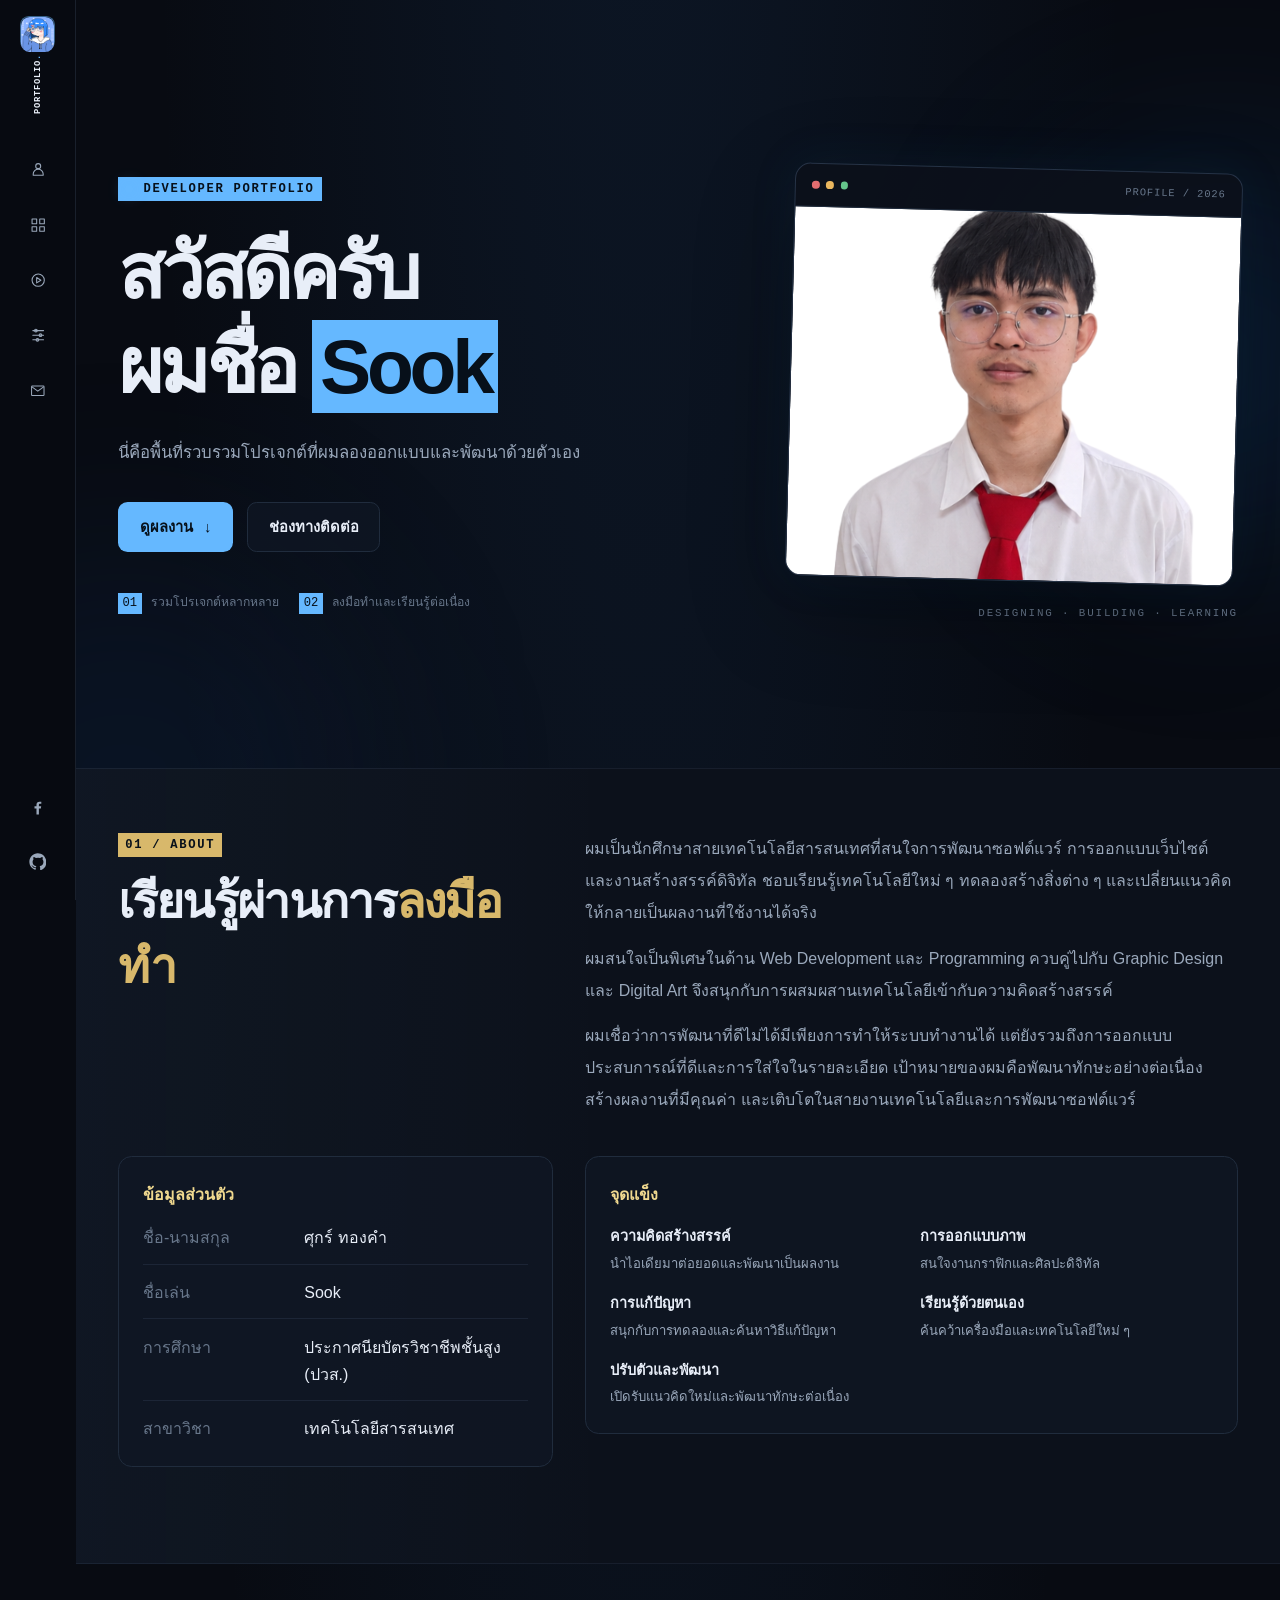
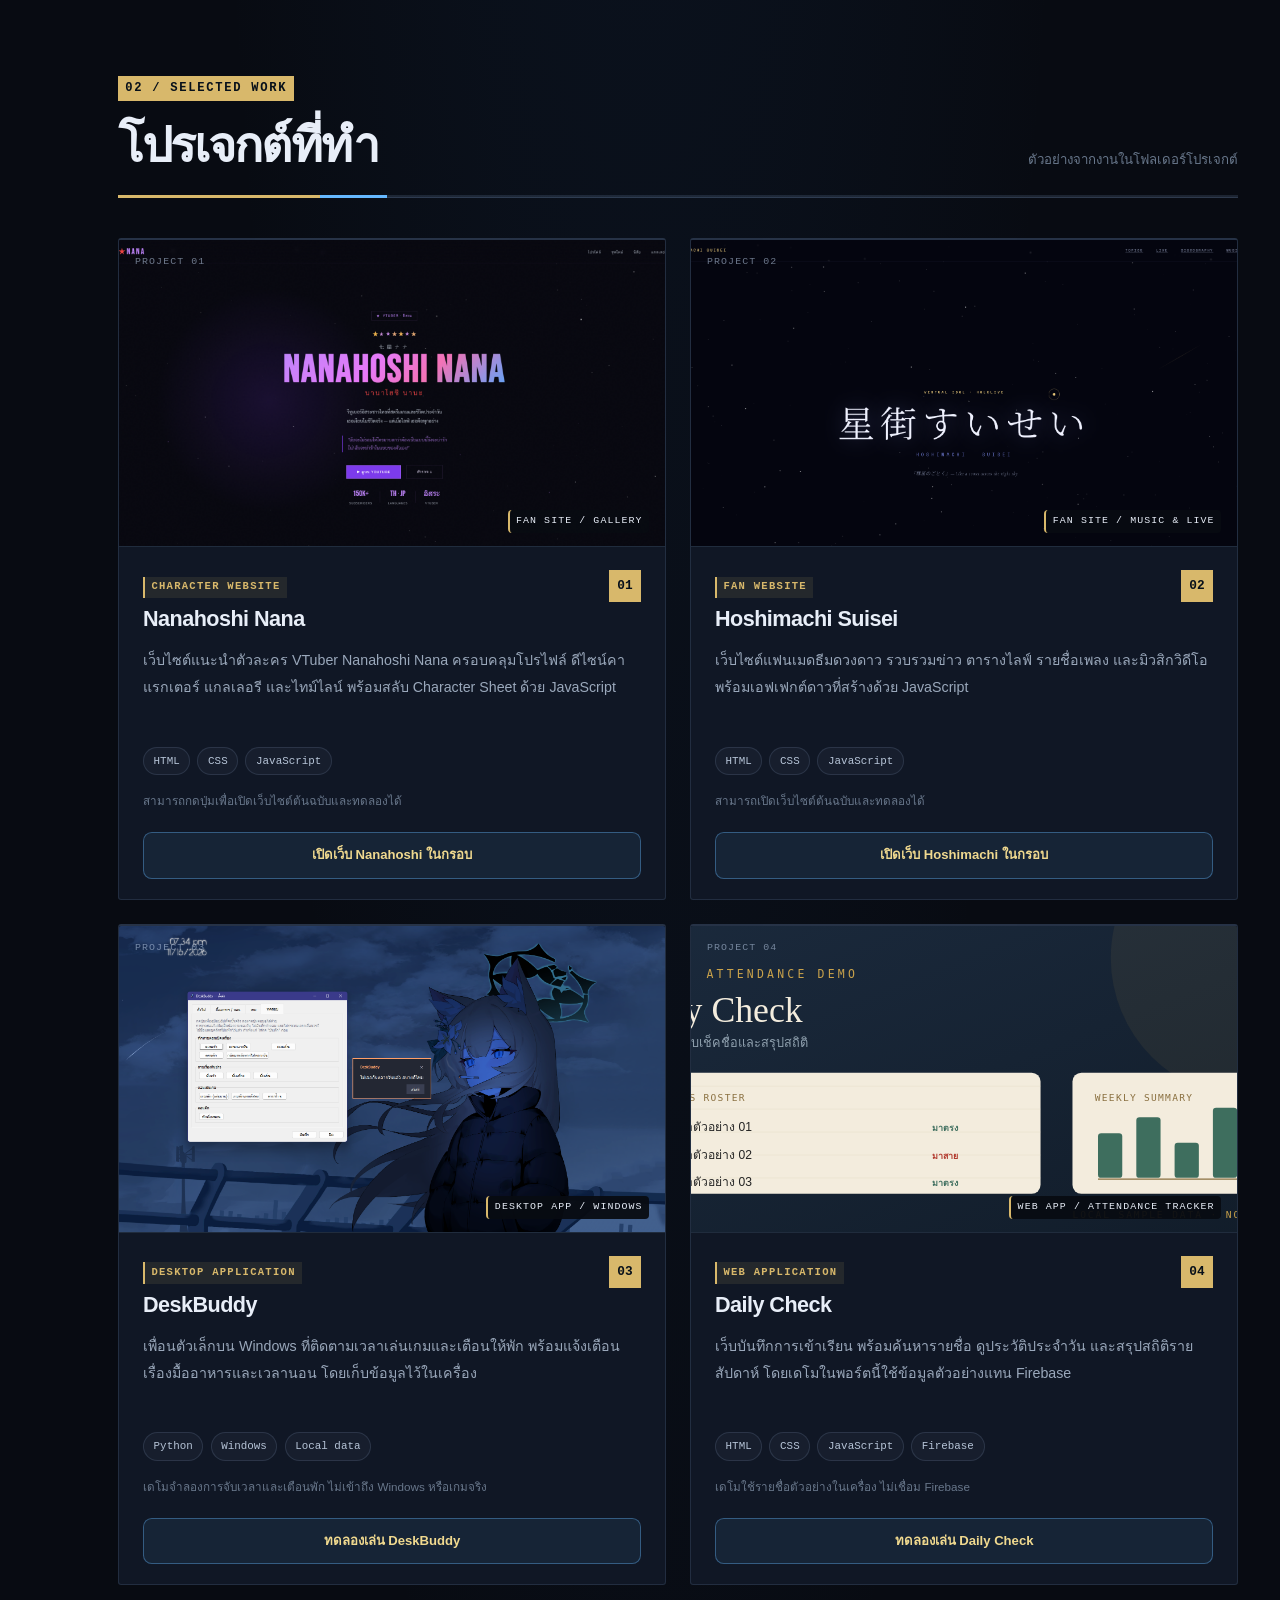
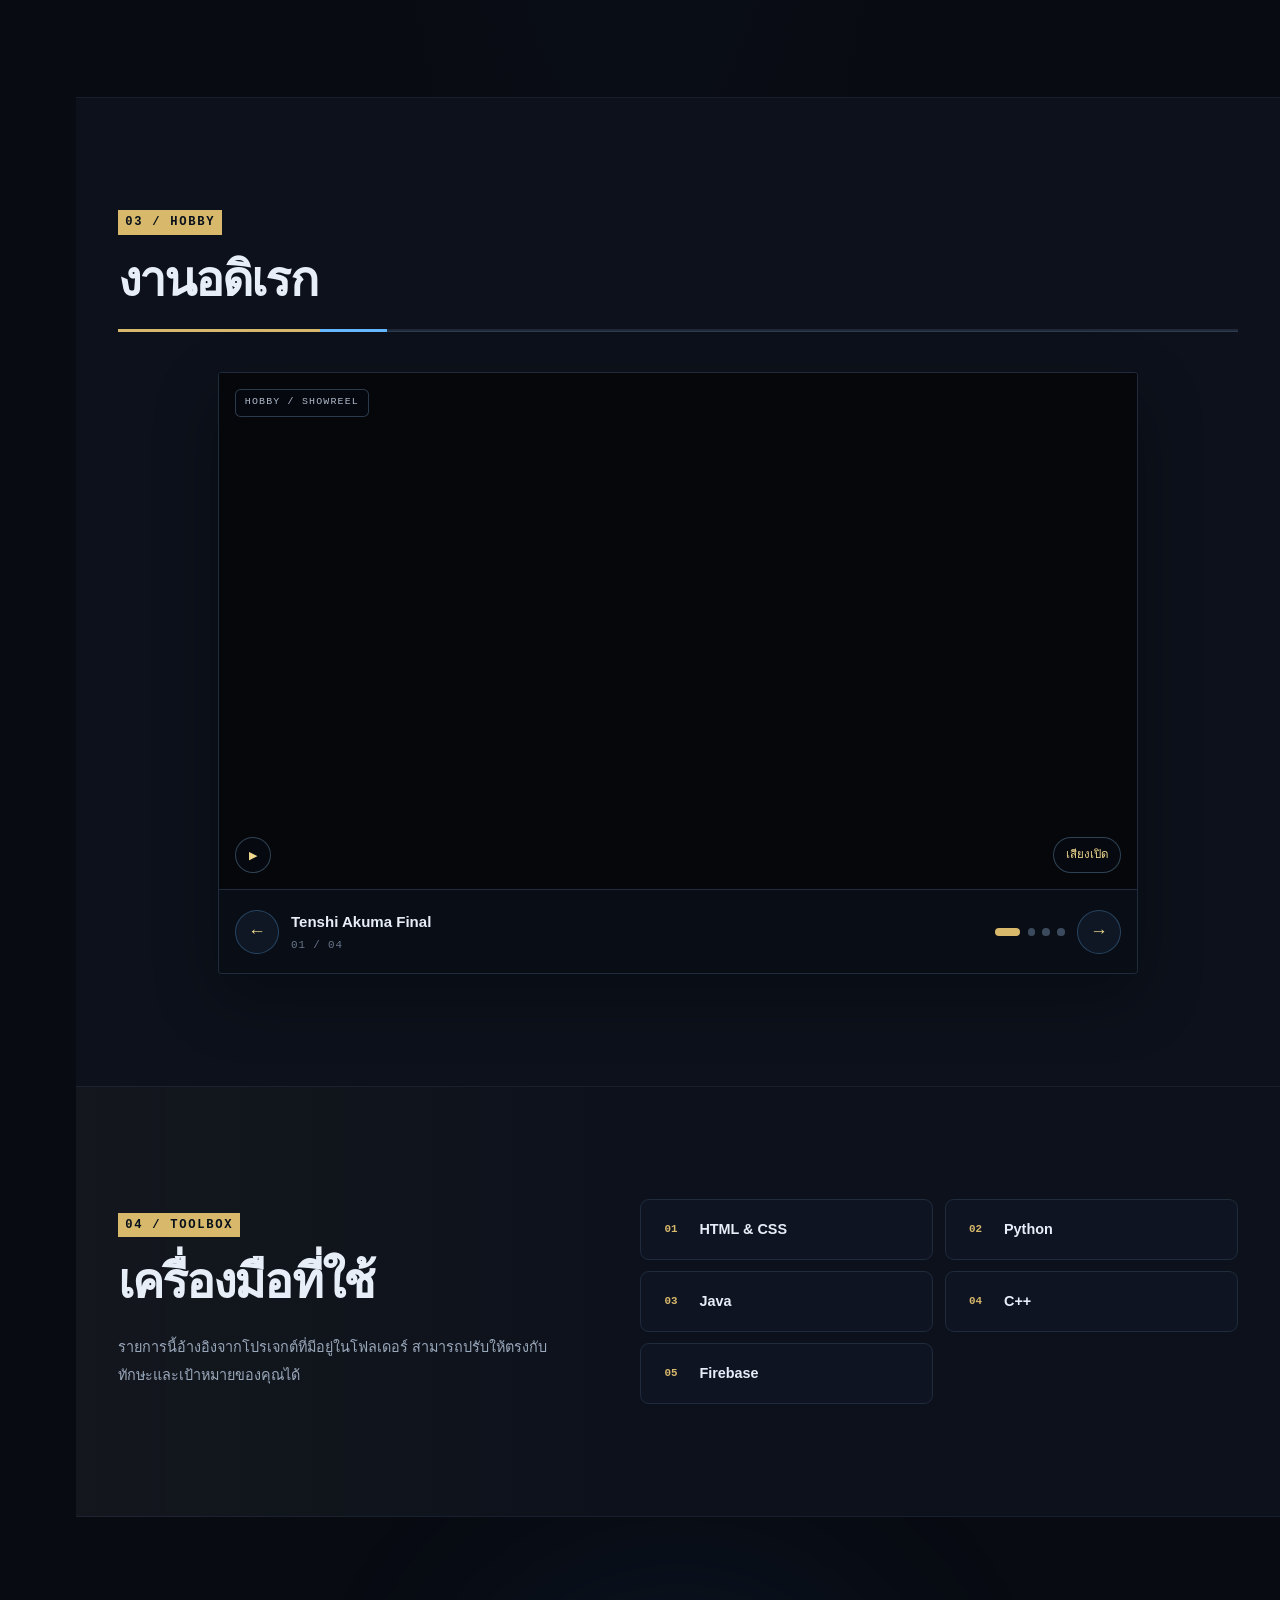
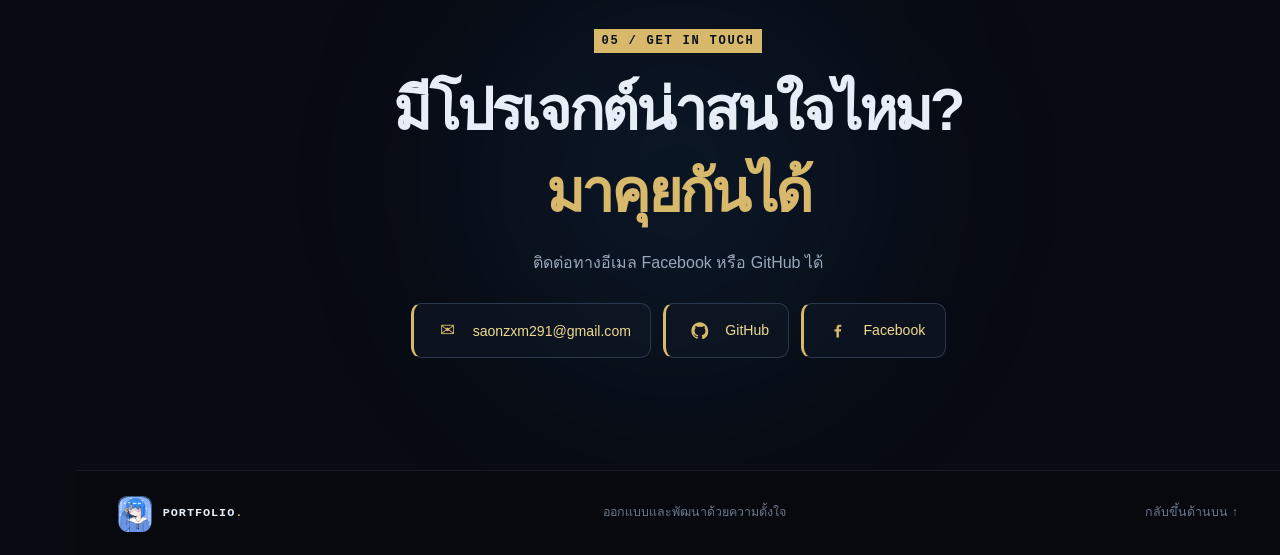
<file: index.html>
<!DOCTYPE html>
<html lang="th">
  <head>
    <meta charset="UTF-8" />
    <meta name="viewport" content="width=device-width, initial-scale=1.0" />
    <meta
      name="description"
      content="พอร์ตโฟลิโอรวมผลงานด้านเว็บไซต์ โปรแกรม และแอปพลิเคชัน"
    />
    <meta name="theme-color" content="#080b12" />
    <link rel="icon" type="image/svg+xml" href="favicon.svg" />
    <link rel="canonical" href="https://sook001.github.io/Portfolio-/" />
    <meta property="og:type" content="website" />
    <meta property="og:locale" content="th_TH" />
    <meta property="og:site_name" content="Sook Portfolio" />
    <meta property="og:title" content="Portfolio | ผลงานและโปรเจกต์" />
    <meta
      property="og:description"
      content="พอร์ตโฟลิโอรวมผลงานด้านเว็บไซต์ โปรแกรม และแอปพลิเคชัน"
    />
    <meta property="og:url" content="https://sook001.github.io/Portfolio-/" />
    <meta
      property="og:image"
      content="https://sook001.github.io/Portfolio-/Pic/projects/deskbuddy.png"
    />
    <meta property="og:image:type" content="image/png" />
    <meta property="og:image:width" content="1920" />
    <meta property="og:image:height" content="1080" />
    <meta property="og:image:alt" content="ภาพตัวอย่างโปรเจกต์ DeskBuddy" />
    <meta name="twitter:card" content="summary_large_image" />
    <meta name="twitter:title" content="Portfolio | ผลงานและโปรเจกต์" />
    <meta
      name="twitter:description"
      content="พอร์ตโฟลิโอรวมผลงานด้านเว็บไซต์ โปรแกรม และแอปพลิเคชัน"
    />
    <meta
      name="twitter:image"
      content="https://sook001.github.io/Portfolio-/Pic/projects/deskbuddy.png"
    />
    <script>
      document.documentElement.classList.add("is-loading");
    </script>
    <link rel="stylesheet" href="styles.css" />
    <script src="portfolio.js" defer></script>
    <title>Portfolio | ผลงานและโปรเจกต์</title>
  </head>
  <body>
    <div class="page-loader" data-page-loader role="status" aria-live="polite">
      <div class="page-loader__content">
        <img
          class="page-loader__mark"
          src="Pic/Glasses NoBG.png"
          alt=""
          aria-hidden="true"
        />
        <p class="page-loader__brand">SOOK <span>PORTFOLIO</span></p>
        <p class="page-loader__message">กำลังเตรียมประสบการณ์</p>
        <div class="page-loader__track" aria-hidden="true">
          <span></span>
        </div>
        <p class="page-loader__caption">INITIALIZING / PORTFOLIO</p>
      </div>
    </div>

    <header class="header">
      <nav class="nav container" aria-label="เมนูหลัก">
        <a class="nav__logo" href="#home" aria-label="กลับไปหน้าแรก">
          <span class="nav__logo-mark" aria-hidden="true">
            <img class="nav__logo-image" src="Pic/Glasses.png" alt="" />
          </span>
          <span class="nav__logo-text">PORTFOLIO<span class="text-accent">.</span></span>
        </a>

        <ul class="nav__list">
          <li>
            <a class="nav__link" href="#about" data-section-link data-label="เกี่ยวกับ">
              <svg class="nav__icon" viewBox="0 0 24 24" aria-hidden="true">
                <circle cx="12" cy="8" r="3.25"></circle>
                <path d="M5.5 20v-1.6a6.5 6.5 0 0 1 13 0V20z"></path>
              </svg>
              <span class="nav__label">เกี่ยวกับ</span>
            </a>
          </li>
          <li>
            <a class="nav__link" href="#projects" data-section-link data-label="ผลงาน">
              <svg class="nav__icon" viewBox="0 0 24 24" aria-hidden="true">
                <rect x="4" y="4" width="6" height="6"></rect>
                <rect x="14" y="4" width="6" height="6"></rect>
                <rect x="4" y="14" width="6" height="6"></rect>
                <rect x="14" y="14" width="6" height="6"></rect>
              </svg>
              <span class="nav__label">ผลงาน</span>
            </a>
          </li>
          <li>
            <a class="nav__link" href="#hobbies" data-section-link data-label="งานอดิเรก">
              <svg class="nav__icon" viewBox="0 0 24 24" aria-hidden="true">
                <circle cx="12" cy="12" r="8"></circle>
                <path d="m10 8.5 5.5 3.5-5.5 3.5z"></path>
              </svg>
              <span class="nav__label">งานอดิเรก</span>
            </a>
          </li>
          <li>
            <a class="nav__link" href="#skills" data-section-link data-label="ทักษะ">
              <svg class="nav__icon" viewBox="0 0 24 24" aria-hidden="true">
                <path d="M5 6h14M5 12h14M5 18h14"></path>
                <circle cx="9" cy="6" r="1.75"></circle>
                <circle cx="15" cy="12" r="1.75"></circle>
                <circle cx="11" cy="18" r="1.75"></circle>
              </svg>
              <span class="nav__label">ทักษะ</span>
            </a>
          </li>
          <li>
            <a class="nav__contact" href="#contact" data-section-link data-label="ติดต่อ">
              <svg class="nav__icon" viewBox="0 0 24 24" aria-hidden="true">
                <rect x="3.5" y="5.5" width="17" height="13" rx="1"></rect>
                <path d="m4.5 7 7.5 5.5L19.5 7"></path>
              </svg>
              <span class="nav__label">ติดต่อ</span>
            </a>
          </li>
        </ul>

        <div class="nav__socials" role="group" aria-label="ลิงก์โซเชียล">
          <a class="nav__social" href="https://www.facebook.com/sook.thongkum" target="_blank" rel="noopener noreferrer" data-label="Facebook" aria-label="Facebook">
            <svg class="nav__icon nav__icon--brand" viewBox="0 0 24 24" aria-hidden="true">
              <path d="M13.5 21v-8h2.7l.4-3h-3.1V8.1c0-.9.3-1.5 1.6-1.5h1.7V3.9c-.3 0-1.3-.1-2.5-.1-2.5 0-4.1 1.5-4.1 4.2V10H7.5v3h2.7v8z"></path>
            </svg>
            <span class="nav__label">Facebook</span>
          </a>
          <a class="nav__social" href="https://github.com/sook001" target="_blank" rel="noopener noreferrer" data-label="GitHub" aria-label="GitHub">
            <svg class="nav__icon nav__icon--brand" viewBox="0 0 24 24" aria-hidden="true">
              <path d="M12 .5C5.65.5.5 5.65.5 12c0 5.1 3.3 9.4 7.9 10.9.6.1.8-.3.8-.6v-2.1c-3.2.7-3.9-.8-3.9-.8-.5-1.3-1.3-1.6-1.3-1.6-1.1-.8.1-.8.1-.8 1.2.1 1.8 1.2 1.8 1.2 1.1 1.8 2.8 1.3 3.5 1 .1-.8.4-1.3.8-1.6-2.6-.3-5.3-1.3-5.3-5.8 0-1.3.5-2.3 1.2-3.1-.1-.3-.5-1.5.1-3.1 0 0 1-.3 3.2 1.2a11 11 0 0 1 5.8 0c2.2-1.5 3.2-1.2 3.2-1.2.6 1.6.2 2.8.1 3.1.8.8 1.2 1.8 1.2 3.1 0 4.5-2.7 5.5-5.3 5.8.4.3.8 1 .8 2.1v3.2c0 .3.2.7.8.6A11.5 11.5 0 0 0 23.5 12C23.5 5.65 18.35.5 12 .5Z"></path>
            </svg>
            <span class="nav__label">GitHub</span>
          </a>
        </div>
      </nav>
    </header>

    <main>
      <section class="hero section" id="home">
        <div class="hero__glow hero__glow--one" aria-hidden="true"></div>
        <div class="hero__glow hero__glow--two" aria-hidden="true"></div>
        <div class="container hero__container">
          <div class="hero__content">
            <p class="eyebrow"><span class="status-dot"></span> DEVELOPER PORTFOLIO</p>
            <h1 class="hero__title">
              สวัสดีครับ<br />
              ผมชื่อ <span class="text-accent">Sook</span>
            </h1>
            <p class="hero__description">
              นี่คือพื้นที่รวบรวมโปรเจกต์ที่ผมลองออกแบบและพัฒนาด้วยตัวเอง
            </p>
            <div class="hero__actions">
              <a class="button button--primary" href="#projects">
                ดูผลงาน <span aria-hidden="true">↓</span>
              </a>
              <a class="button button--outline" href="#contact">ช่องทางติดต่อ</a>
            </div>
            <div class="hero__meta">
              <span><span class="meta-mark">01</span> รวมโปรเจกต์หลากหลาย</span>
              <span><span class="meta-mark">02</span> ลงมือทำและเรียนรู้ต่อเนื่อง</span>
            </div>
          </div>

          <div class="hero__visual">
            <div class="visual-frame">
              <div class="visual-frame__top">
                <span></span><span></span><span></span>
                <span class="visual-frame__label">PROFILE / 2026</span>
              </div>
              <div class="visual-frame__body" data-image-frame>
                <img
                  class="visual-photo"
                  src="Pic/Profile.png"
                  alt="ภาพโปรไฟล์"
                  data-frame-image
                  hidden
                />
                <div class="visual-orbit visual-orbit--outer"></div>
                <div class="visual-orbit visual-orbit--inner"></div>
                <div class="visual-code" aria-hidden="true">
                  <span>const</span> creator = {<br />
                  &nbsp;&nbsp;ideas: <i>"many"</i>,<br />
                  &nbsp;&nbsp;status: <i>"building"</i><br />
                  };
                </div>
                <div class="visual-placeholder">
                  <span class="visual-placeholder__icon" aria-hidden="true">＋</span>
                  <span>เพิ่มภาพโปรไฟล์ของคุณ</span>
                  <small>ใส่รูปในโฟลเดอร์นี้แล้วแทนกรอบนี้ได้เลย</small>
                </div>
                <span class="visual-tag">CREATIVE × CODE</span>
              </div>
            </div>
            <span class="hero__visual-caption">DESIGNING · BUILDING · LEARNING</span>
          </div>
        </div>
      </section>

      <section class="about section section--compact" id="about">
        <div class="container about__container">
          <div class="about__intro">
            <div>
              <p class="eyebrow">01 / ABOUT</p>
              <h2 class="section__title">เรียนรู้ผ่านการ<span class="text-accent">ลงมือทำ</span></h2>
            </div>
            <div class="about__copy">
              <p class="about__text">
                ผมเป็นนักศึกษาสายเทคโนโลยีสารสนเทศที่สนใจการพัฒนาซอฟต์แวร์ การออกแบบเว็บไซต์ และงานสร้างสรรค์ดิจิทัล
                ชอบเรียนรู้เทคโนโลยีใหม่ ๆ ทดลองสร้างสิ่งต่าง ๆ และเปลี่ยนแนวคิดให้กลายเป็นผลงานที่ใช้งานได้จริง
              </p>
              <p class="about__text">
                ผมสนใจเป็นพิเศษในด้าน Web Development และ Programming ควบคู่ไปกับ Graphic Design และ Digital Art
                จึงสนุกกับการผสมผสานเทคโนโลยีเข้ากับความคิดสร้างสรรค์
              </p>
              <p class="about__text">
                ผมเชื่อว่าการพัฒนาที่ดีไม่ได้มีเพียงการทำให้ระบบทำงานได้
                แต่ยังรวมถึงการออกแบบประสบการณ์ที่ดีและการใส่ใจในรายละเอียด
                เป้าหมายของผมคือพัฒนาทักษะอย่างต่อเนื่อง สร้างผลงานที่มีคุณค่า
                และเติบโตในสายงานเทคโนโลยีและการพัฒนาซอฟต์แวร์
              </p>
            </div>
          </div>
          <div class="about__details">
            <div class="about__panel reveal">
              <h3 class="about__panel-title">ข้อมูลส่วนตัว</h3>
              <dl class="about__facts">
                <div>
                  <dt>ชื่อ-นามสกุล</dt>
                  <dd>ศุกร์ ทองคำ</dd>
                </div>
                <div>
                  <dt>ชื่อเล่น</dt>
                  <dd>Sook</dd>
                </div>
                <div>
                  <dt>การศึกษา</dt>
                  <dd>ประกาศนียบัตรวิชาชีพชั้นสูง (ปวส.)</dd>
                </div>
                <div>
                  <dt>สาขาวิชา</dt>
                  <dd>เทคโนโลยีสารสนเทศ</dd>
                </div>
              </dl>
            </div>
            <div class="about__panel reveal">
              <h3 class="about__panel-title">จุดแข็ง</h3>
              <ul class="about__strengths">
                <li>
                  <h4>ความคิดสร้างสรรค์</h4>
                  <p>นำไอเดียมาต่อยอดและพัฒนาเป็นผลงาน</p>
                </li>
                <li>
                  <h4>การออกแบบภาพ</h4>
                  <p>สนใจงานกราฟิกและศิลปะดิจิทัล</p>
                </li>
                <li>
                  <h4>การแก้ปัญหา</h4>
                  <p>สนุกกับการทดลองและค้นหาวิธีแก้ปัญหา</p>
                </li>
                <li>
                  <h4>เรียนรู้ด้วยตนเอง</h4>
                  <p>ค้นคว้าเครื่องมือและเทคโนโลยีใหม่ ๆ</p>
                </li>
                <li>
                  <h4>ปรับตัวและพัฒนา</h4>
                  <p>เปิดรับแนวคิดใหม่และพัฒนาทักษะต่อเนื่อง</p>
                </li>
              </ul>
            </div>
          </div>
        </div>
      </section>

      <section class="projects section" id="projects">
        <div class="container">
          <div class="section-heading">
            <div>
              <p class="eyebrow">02 / SELECTED WORK</p>
              <h2 class="section__title">โปรเจกต์ที่ทำ</h2>
            </div>
            <p class="section-heading__note">ตัวอย่างจากงานในโฟลเดอร์โปรเจกต์</p>
          </div>

          <div class="projects__grid">
            <article class="project-card reveal">
              <div class="project-card__image project-card__image--nanahoshi" data-image-frame>
                <img
                  class="project-card__photo"
                  src="Pic/projects/nanahoshi.png"
                  alt="ภาพตัวอย่าง Nanahoshi Nana"
                  data-frame-image
                  hidden
                />
                <span class="image-index">PROJECT 01</span>
                <span class="image-placeholder"><span aria-hidden="true">＋</span> Nanahoshi Nana</span>
                <span class="image-caption">FAN SITE / GALLERY</span>
              </div>
              <div class="project-card__body">
                <div class="project-card__heading">
                  <div>
                    <p class="project-card__type">CHARACTER WEBSITE</p>
                    <h3>Nanahoshi Nana</h3>
                  </div>
                  <span class="project-card__number">01</span>
                </div>
                <p class="project-card__description">
                  เว็บไซต์แนะนำตัวละคร VTuber Nanahoshi Nana ครอบคลุมโปรไฟล์
                  ดีไซน์คาแรกเตอร์ แกลเลอรี และไทม์ไลน์ พร้อมสลับ Character Sheet ด้วย JavaScript
                </p>
                <ul class="tag-list" aria-label="เทคโนโลยีที่ใช้">
                  <li>HTML</li>
                  <li>CSS</li>
                  <li>JavaScript</li>
                </ul>
                <p class="project-card__hint">สามารถกดปุ่มเพื่อเปิดเว็บไซต์ต้นฉบับและทดลองได้</p>
              </div>
              <button
                class="project-preview__toggle"
                type="button"
                data-preview-toggle
                data-open-label="เปิดเว็บ Nanahoshi ในกรอบ"
                data-close-label="ปิดเว็บ Nanahoshi"
                aria-expanded="false"
                aria-controls="preview-nanahoshi"
              >เปิดเว็บ Nanahoshi ในกรอบ</button>
              <div class="project-preview" id="preview-nanahoshi" hidden>
                <div class="project-preview__toolbar">
                  <span>เว็บไซต์ Nanahoshi Nana · เลื่อนภายในกรอบได้</span>
                  <a href="demos/nanahoshi/index.html" target="_blank" rel="noopener">เปิดแท็บใหม่</a>
                </div>
                <iframe
                  title="เว็บไซต์ Nanahoshi Nana"
                  data-preview-src="demos/nanahoshi/index.html"
                  loading="lazy"
                  sandbox="allow-scripts"
                ></iframe>
              </div>
            </article>

            <article class="project-card reveal">
              <div class="project-card__image project-card__image--hoshimachi" data-image-frame>
                <img
                  class="project-card__photo"
                  src="Pic/projects/hoshimachi.png"
                  alt="ภาพตัวอย่างเว็บไซต์ Hoshimachi Suisei"
                  data-frame-image
                  hidden
                />
                <span class="image-index">PROJECT 02</span>
                <span class="image-placeholder"><span aria-hidden="true">＋</span> Hoshimachi Suisei</span>
                <span class="image-caption">FAN SITE / MUSIC &amp; LIVE</span>
              </div>
              <div class="project-card__body">
                <div class="project-card__heading">
                  <div>
                    <p class="project-card__type">FAN WEBSITE</p>
                    <h3>Hoshimachi Suisei</h3>
                  </div>
                  <span class="project-card__number">02</span>
                </div>
                <p class="project-card__description">
                  เว็บไซต์แฟนเมดธีมดวงดาว รวบรวมข่าว ตารางไลฟ์ รายชื่อเพลง
                  และมิวสิกวิดีโอ พร้อมเอฟเฟกต์ดาวที่สร้างด้วย JavaScript
                </p>
                <ul class="tag-list" aria-label="เทคโนโลยีที่ใช้">
                  <li>HTML</li>
                  <li>CSS</li>
                  <li>JavaScript</li>
                </ul>
                <p class="project-card__hint">สามารถเปิดเว็บไซต์ต้นฉบับและทดลองได้</p>
              </div>
              <button
                class="project-preview__toggle"
                type="button"
                data-preview-toggle
                data-open-label="เปิดเว็บ Hoshimachi ในกรอบ"
                data-close-label="ปิดเว็บ Hoshimachi"
                aria-expanded="false"
                aria-controls="preview-hoshimachi"
              >เปิดเว็บ Hoshimachi ในกรอบ</button>
              <div class="project-preview" id="preview-hoshimachi" hidden>
                <div class="project-preview__toolbar">
                  <span>เว็บไซต์ Hoshimachi Suisei · เลื่อนภายในกรอบได้</span>
                  <a href="demos/hoshimachi/index.html" target="_blank" rel="noopener">เปิดแท็บใหม่</a>
                </div>
                <iframe
                  title="เว็บไซต์ Hoshimachi Suisei"
                  data-preview-src="demos/hoshimachi/index.html"
                  loading="lazy"
                  sandbox="allow-scripts"
                ></iframe>
              </div>
            </article>

            <article class="project-card reveal">
              <div class="project-card__image project-card__image--deskbuddy" data-image-frame>
                <img
                  class="project-card__photo"
                  src="Pic/projects/deskbuddy.png"
                  alt="ภาพหน้าจอ DeskBuddy"
                  data-frame-image
                  hidden
                />
                <span class="image-index">PROJECT 03</span>
                <span class="image-placeholder"><span aria-hidden="true">＋</span> DeskBuddy preview</span>
                <span class="image-caption">DESKTOP APP / WINDOWS</span>
              </div>
              <div class="project-card__body">
                <div class="project-card__heading">
                  <div>
                    <p class="project-card__type">DESKTOP APPLICATION</p>
                    <h3>DeskBuddy</h3>
                  </div>
                  <span class="project-card__number">03</span>
                </div>
                <p class="project-card__description">
                  เพื่อนตัวเล็กบน Windows ที่ติดตามเวลาเล่นเกมและเตือนให้พัก
                  พร้อมแจ้งเตือนเรื่องมื้ออาหารและเวลานอน โดยเก็บข้อมูลไว้ในเครื่อง
                </p>
                <ul class="tag-list" aria-label="เทคโนโลยีที่ใช้">
                  <li>Python</li>
                  <li>Windows</li>
                  <li>Local data</li>
                </ul>
                <p class="project-card__hint">เดโมจำลองการจับเวลาและเตือนพัก ไม่เข้าถึง Windows หรือเกมจริง</p>
              </div>
              <button
                class="project-preview__toggle"
                type="button"
                data-preview-toggle
                data-open-label="ทดลองเล่น DeskBuddy"
                data-close-label="ปิดเดโม DeskBuddy"
                aria-expanded="false"
                aria-controls="preview-deskbuddy"
              >ทดลองเล่น DeskBuddy</button>
              <div class="project-preview" id="preview-deskbuddy" hidden>
                <div class="project-preview__toolbar">
                  <span>เดโมเว็บจำลอง · ไม่อ่าน process หรือข้อมูลเครื่อง</span>
                  <a href="demos/deskbuddy/index.html" target="_blank" rel="noopener">เปิดแท็บใหม่</a>
                </div>
                <iframe
                  title="เดโมจำลอง DeskBuddy"
                  data-preview-src="demos/deskbuddy/index.html"
                  loading="lazy"
                  sandbox="allow-scripts"
                ></iframe>
              </div>
            </article>

            <article class="project-card reveal">
              <div class="project-card__image project-card__image--check" data-image-frame>
                <img
                  class="project-card__photo"
                  src="Pic/projects/daily-check.svg"
                  alt="ภาพหน้าจอ Daily Check"
                  data-frame-image
                  hidden
                />
                <span class="image-index">PROJECT 04</span>
                <span class="image-placeholder"><span aria-hidden="true">＋</span> Daily Check demo</span>
                <span class="image-caption">WEB APP / ATTENDANCE TRACKER</span>
              </div>
              <div class="project-card__body">
                <div class="project-card__heading">
                  <div>
                    <p class="project-card__type">WEB APPLICATION</p>
                    <h3>Daily Check</h3>
                  </div>
                  <span class="project-card__number">04</span>
                </div>
                <p class="project-card__description">
                  เว็บบันทึกการเข้าเรียน พร้อมค้นหารายชื่อ ดูประวัติประจำวัน
                  และสรุปสถิติรายสัปดาห์ โดยเดโมในพอร์ตนี้ใช้ข้อมูลตัวอย่างแทน Firebase
                </p>
                <ul class="tag-list" aria-label="เทคโนโลยีที่ใช้">
                  <li>HTML</li>
                  <li>CSS</li>
                  <li>JavaScript</li>
                  <li>Firebase</li>
                </ul>
                <p class="project-card__hint">เดโมใช้รายชื่อตัวอย่างในเครื่อง ไม่เชื่อม Firebase</p>
              </div>
              <button
                class="project-preview__toggle"
                type="button"
                data-preview-toggle
                data-open-label="ทดลองเล่น Daily Check"
                data-close-label="ปิดเดโม Daily Check"
                aria-expanded="false"
                aria-controls="preview-daily-check"
              >ทดลองเล่น Daily Check</button>
              <div class="project-preview" id="preview-daily-check" hidden>
                <div class="project-preview__toolbar">
                  <span>ข้อมูลตัวอย่างเท่านั้น · ไม่มีการเชื่อมต่อหรือเขียนข้อมูล Firebase</span>
                  <a href="demos/daily-check/index.html" target="_blank" rel="noopener">เปิดแท็บใหม่</a>
                </div>
                <iframe
                  title="เดโมจำลอง Daily Check"
                  data-preview-src="demos/daily-check/index.html"
                  loading="lazy"
                  sandbox="allow-scripts"
                ></iframe>
              </div>
            </article>
          </div>
        </div>
      </section>

      <section class="hobbies section" id="hobbies">
        <div class="container">
          <div class="section-heading">
            <div>
              <p class="eyebrow">03 / HOBBY</p>
              <h2 class="section__title">งานอดิเรก</h2>
            </div>
          </div>

          <div class="hobby-player reveal" data-video-player>
            <div class="hobby-player__screen">
              <video
                class="hobby-player__video"
                data-video
                playsinline
                preload="metadata"
                poster=""
                aria-label="วิดีโอผลงานงานอดิเรก"
              >
                <source src="Video/Video/Tenshi Akuma Final.mp4" type="video/mp4" />
              </video>
              <span class="hobby-player__status">HOBBY / SHOWREEL</span>
              <button class="hobby-player__control hobby-player__control--play" type="button" data-video-play aria-label="หยุดวิดีโอ">
                II
              </button>
              <button class="hobby-player__control hobby-player__control--mute" type="button" data-video-mute aria-label="ปิดเสียง">
                เสียงเปิด
              </button>
            </div>

            <div class="hobby-player__footer">
              <button class="hobby-player__arrow" type="button" data-video-prev aria-label="วิดีโอก่อนหน้า">←</button>
              <div class="hobby-player__info">
                <p class="hobby-player__title" data-video-title>Tenshi Akuma Final</p>
                <p class="hobby-player__counter" data-video-counter>01 / 04</p>
              </div>
              <div class="hobby-player__dots" data-video-dots aria-label="เลือกวิดีโอ"></div>
              <button class="hobby-player__arrow" type="button" data-video-next aria-label="วิดีโอถัดไป">→</button>
            </div>
          </div>
        </div>
      </section>

      <section class="skills section" id="skills">
        <div class="container skills__container">
          <div>
            <p class="eyebrow">04 / TOOLBOX</p>
            <h2 class="section__title">เครื่องมือที่ใช้</h2>
            <p class="skills__description">
              รายการนี้อ้างอิงจากโปรเจกต์ที่มีอยู่ในโฟลเดอร์ สามารถปรับให้ตรงกับทักษะและเป้าหมายของคุณได้
            </p>
          </div>
          <ul class="skills__list">
            <li class="reveal"><span>01</span> HTML &amp; CSS</li>
            <li class="reveal"><span>02</span> Python</li>
            <li class="reveal"><span>03</span> Java</li>
            <li class="reveal"><span>04</span> C++</li>
            <li class="reveal"><span>05</span> Firebase</li>
          </ul>
        </div>
      </section>

      <section class="contact section" id="contact">
        <div class="container contact__container reveal">
          <p class="eyebrow">05 / GET IN TOUCH</p>
          <h2 class="contact__title">มีโปรเจกต์น่าสนใจไหม?<br /><span class="text-accent">มาคุยกันได้</span></h2>
          <p class="contact__description">
            ติดต่อทางอีเมล Facebook หรือ GitHub ได้
          </p>
          <div class="contact__placeholder" role="list" aria-label="ช่องทางติดต่อ">
            <div class="contact__copy-wrap" role="listitem">
              <button class="contact__item" type="button" data-copy-email="saonzxm291@gmail.com">
                <span aria-hidden="true">✉</span>
                <span>saonzxm291@gmail.com</span>
              </button>
              <span class="contact__copy-toast" data-copy-toast aria-hidden="true">
                <img
                  class="contact__copy-toast-image"
                  src="Pic/copy.png"
                  alt=""
                  data-copy-toast-image
                  hidden
                />
                <span data-copy-toast-label hidden></span>
              </span>
            </div>
            <a class="contact__item" href="https://github.com/sook001" target="_blank" rel="noopener noreferrer" role="listitem">
              <span aria-hidden="true">
                <svg class="contact__social-icon" viewBox="0 0 24 24" focusable="false">
                  <path d="M12 .5C5.65.5.5 5.65.5 12c0 5.1 3.3 9.4 7.9 10.9.6.1.8-.3.8-.6v-2.1c-3.2.7-3.9-.8-3.9-.8-.5-1.3-1.3-1.6-1.3-1.6-1.1-.8.1-.8.1-.8 1.2.1 1.8 1.2 1.8 1.2 1.1 1.8 2.8 1.3 3.5 1 .1-.8.4-1.3.8-1.6-2.6-.3-5.3-1.3-5.3-5.8 0-1.3.5-2.3 1.2-3.1-.1-.3-.5-1.5.1-3.1 0 0 1-.3 3.2 1.2a11 11 0 0 1 5.8 0c2.2-1.5 3.2-1.2 3.2-1.2.6 1.6.2 2.8.1 3.1.8.8 1.2 1.8 1.2 3.1 0 4.5-2.7 5.5-5.3 5.8.4.3.8 1 .8 2.1v3.2c0 .3.2.7.8.6A11.5 11.5 0 0 0 23.5 12C23.5 5.65 18.35.5 12 .5Z"></path>
                </svg>
              </span>
              <span>GitHub</span>
            </a>
            <a class="contact__item" href="https://www.facebook.com/sook.thongkum" target="_blank" rel="noopener noreferrer" role="listitem">
              <span aria-hidden="true">
                <svg class="contact__social-icon" viewBox="0 0 24 24" focusable="false">
                  <path d="M13.5 21v-8h2.7l.4-3h-3.1V8.1c0-.9.3-1.5 1.6-1.5h1.7V3.9c-.3 0-1.3-.1-2.5-.1-2.5 0-4.1 1.5-4.1 4.2V10H7.5v3h2.7v8z"></path>
                </svg>
              </span>
              <span>Facebook</span>
            </a>
          </div>
          <p class="contact__copy-status" data-copy-status role="status" aria-live="polite"></p>
        </div>
      </section>
    </main>

    <footer class="footer">
      <div class="container footer__container">
        <a class="footer__logo" href="#home">
          <span class="footer__logo-mark" aria-hidden="true">
            <img class="footer__logo-image" src="Pic/Glasses.png" alt="" />
          </span>
          <span>PORTFOLIO<span class="text-accent">.</span></span>
        </a>
        <p>ออกแบบและพัฒนาด้วยความตั้งใจ</p>
        <a class="footer__top" href="#home">กลับขึ้นด้านบน ↑</a>
      </div>
    </footer>
  </body>
</html>
</file>
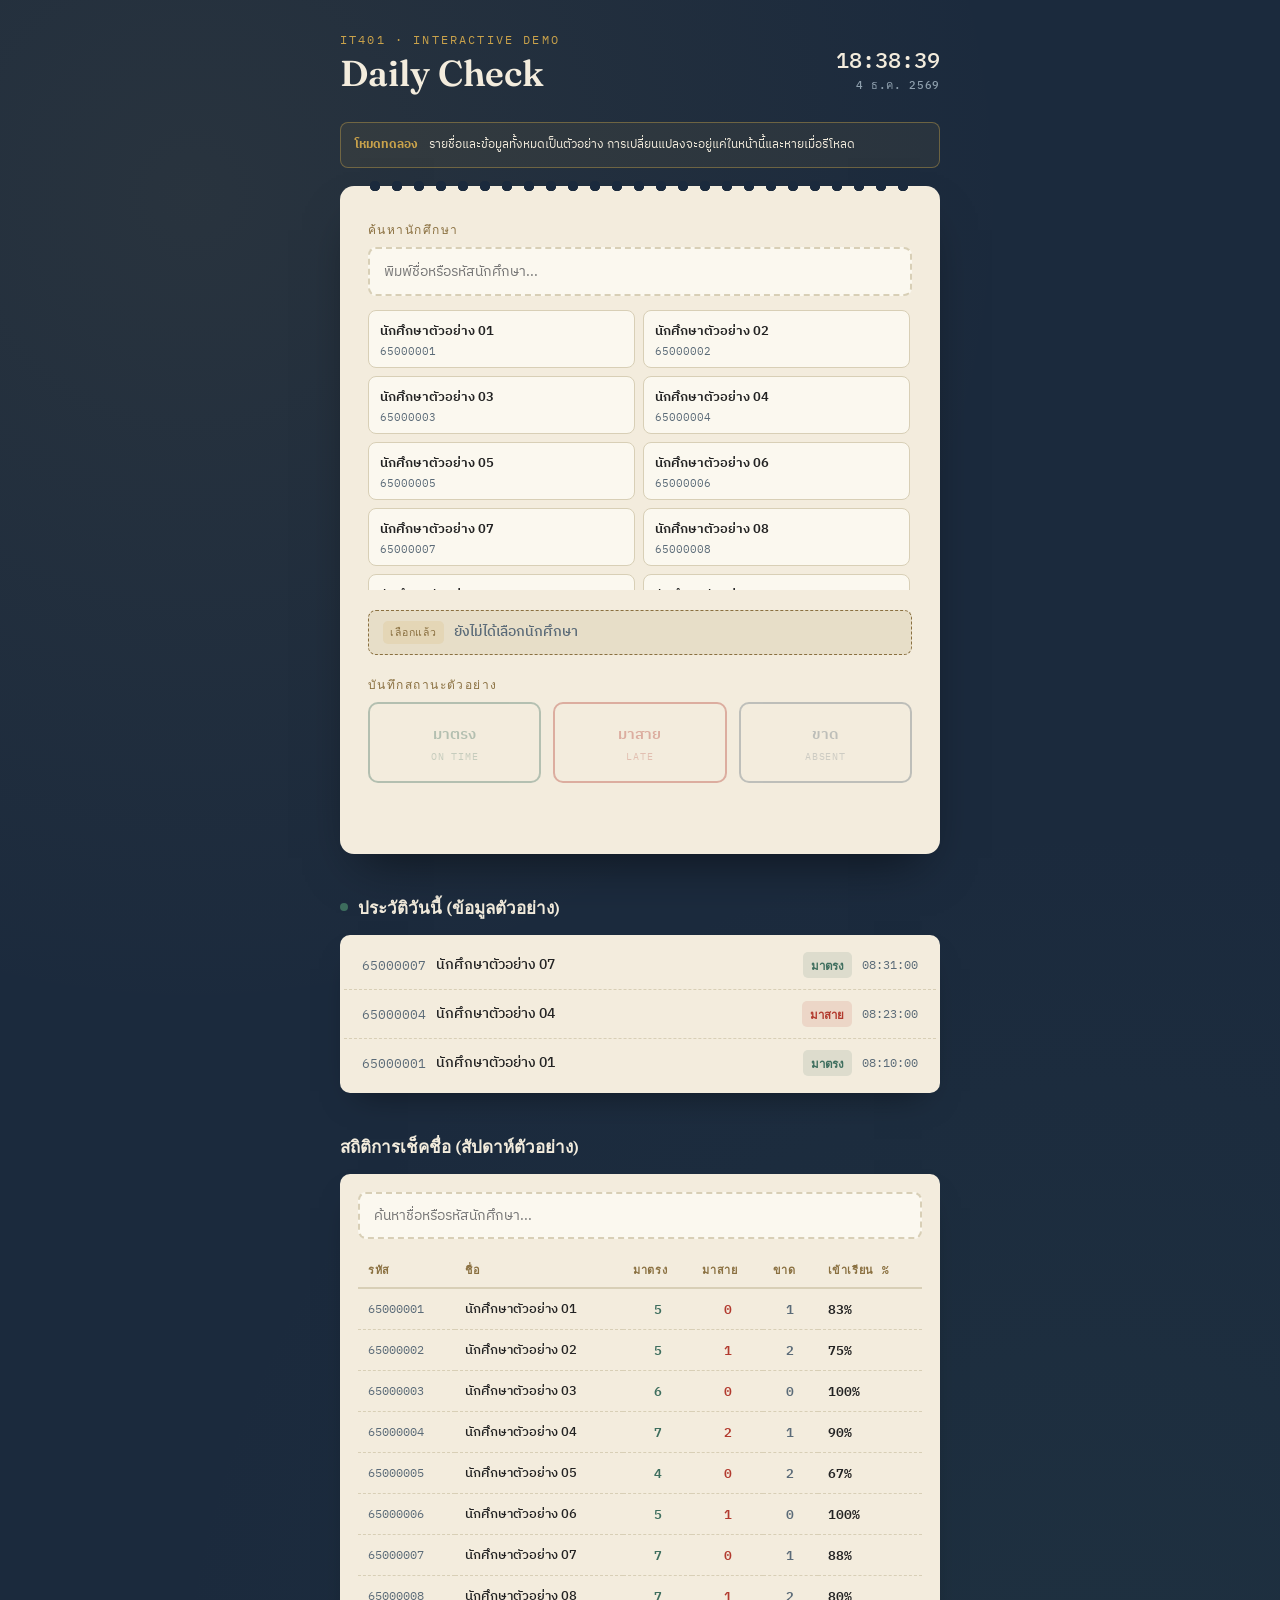
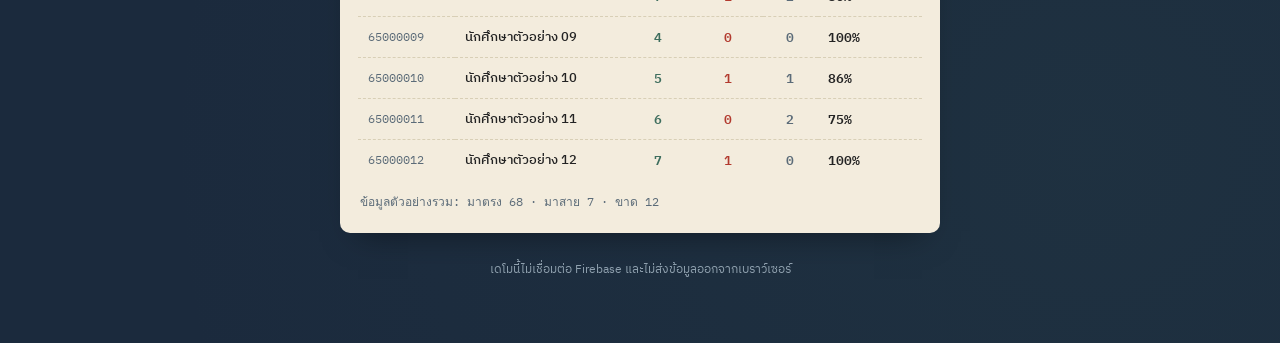
<file: demos/daily-check/index.html>
<!DOCTYPE html>
<html lang="th">
  <head>
    <meta charset="UTF-8" />
    <meta name="viewport" content="width=device-width, initial-scale=1.0" />
    <meta name="description" content="เดโมเช็คชื่อด้วยข้อมูลนักศึกษาตัวอย่าง ไม่เชื่อม Firebase" />
    <link rel="preconnect" href="https://fonts.googleapis.com" />
    <link rel="preconnect" href="https://fonts.gstatic.com" crossorigin />
    <link
      href="https://fonts.googleapis.com/css2?family=Fraunces:opsz,wght@9..144,500;9..144,600;9..144,700&family=IBM+Plex+Sans+Thai:wght@400;500;600;700&family=IBM+Plex+Mono:wght@400;500;600&display=swap"
      rel="stylesheet"
    />
    <link rel="stylesheet" href="style.css" />
    <script src="demo.js" defer></script>
    <title>Daily Check · Demo</title>
  </head>
  <body>
    <div class="wrap">
      <header class="top">
        <div>
          <p class="brand-eyebrow">IT401 · INTERACTIVE DEMO</p>
          <h1>Daily Check</h1>
        </div>
        <div class="clock">
          <span id="clockTime">--:--:--</span>
          <span class="date" id="clockDate">-- --- ----</span>
        </div>
      </header>

      <p class="demo-banner">
        <strong>โหมดทดลอง</strong>
        รายชื่อและข้อมูลทั้งหมดเป็นตัวอย่าง การเปลี่ยนแปลงจะอยู่แค่ในหน้านี้และหายเมื่อรีโหลด
      </p>

      <section class="card">
        <div class="perforation" aria-hidden="true"></div>
        <div id="rosterPanel" class="panel">
          <p class="field-label">ค้นหานักศึกษา</p>
          <input id="rosterSearch" type="search" placeholder="พิมพ์ชื่อหรือรหัสนักศึกษา..." autocomplete="off">
          <div id="rosterGrid" class="roster-grid" role="listbox" aria-label="รายชื่อนักศึกษาตัวอย่าง"></div>
        </div>

        <div class="selected-row" id="selectedRow">
          <span class="selected-tag">เลือกแล้ว</span>
          <span id="selectedLabel" aria-live="polite">ยังไม่ได้เลือกนักศึกษา</span>
        </div>

        <p class="field-label">บันทึกสถานะตัวอย่าง</p>
        <div class="stamp-row">
          <button class="stamp-btn present" data-status="มาตรง" type="button" disabled>
            มาตรง<span class="sub">ON TIME</span>
          </button>
          <button class="stamp-btn late" data-status="มาสาย" type="button" disabled>
            มาสาย<span class="sub">LATE</span>
          </button>
          <button class="stamp-btn absent" data-status="ขาด" type="button" disabled>
            ขาด<span class="sub">ABSENT</span>
          </button>
        </div>
        <p id="formMsg" aria-live="polite"></p>
      </section>

      <section class="feed-section">
        <div class="feed-heading">
          <span class="live-dot" aria-hidden="true"></span>
          <h2>ประวัติวันนี้ (ข้อมูลตัวอย่าง)</h2>
        </div>
        <div class="receipt">
          <div id="logList"></div>
        </div>
      </section>

      <section class="stats-section">
        <div class="feed-heading">
          <h2>สถิติการเช็คชื่อ (สัปดาห์ตัวอย่าง)</h2>
        </div>
        <div class="receipt stats-panel">
          <input id="statsSearch" type="search" placeholder="ค้นหาชื่อหรือรหัสนักศึกษา..." autocomplete="off">
          <div class="stats-table-wrap">
            <table class="stats-table">
              <thead>
                <tr>
                  <th>รหัส</th>
                  <th>ชื่อ</th>
                  <th>มาตรง</th>
                  <th>มาสาย</th>
                  <th>ขาด</th>
                  <th>เข้าเรียน %</th>
                </tr>
              </thead>
              <tbody id="statsBody"></tbody>
            </table>
          </div>
          <p id="statsSummary" class="stats-summary"></p>
        </div>
      </section>

      <footer class="note">
        เดโมนี้ไม่เชื่อมต่อ Firebase และไม่ส่งข้อมูลออกจากเบราว์เซอร์
      </footer>
    </div>

    <div class="ink-stamp" id="inkStamp" aria-hidden="true">
      <div class="mark" id="inkStampMark">มาตรง</div>
    </div>
  </body>
</html>
</file>
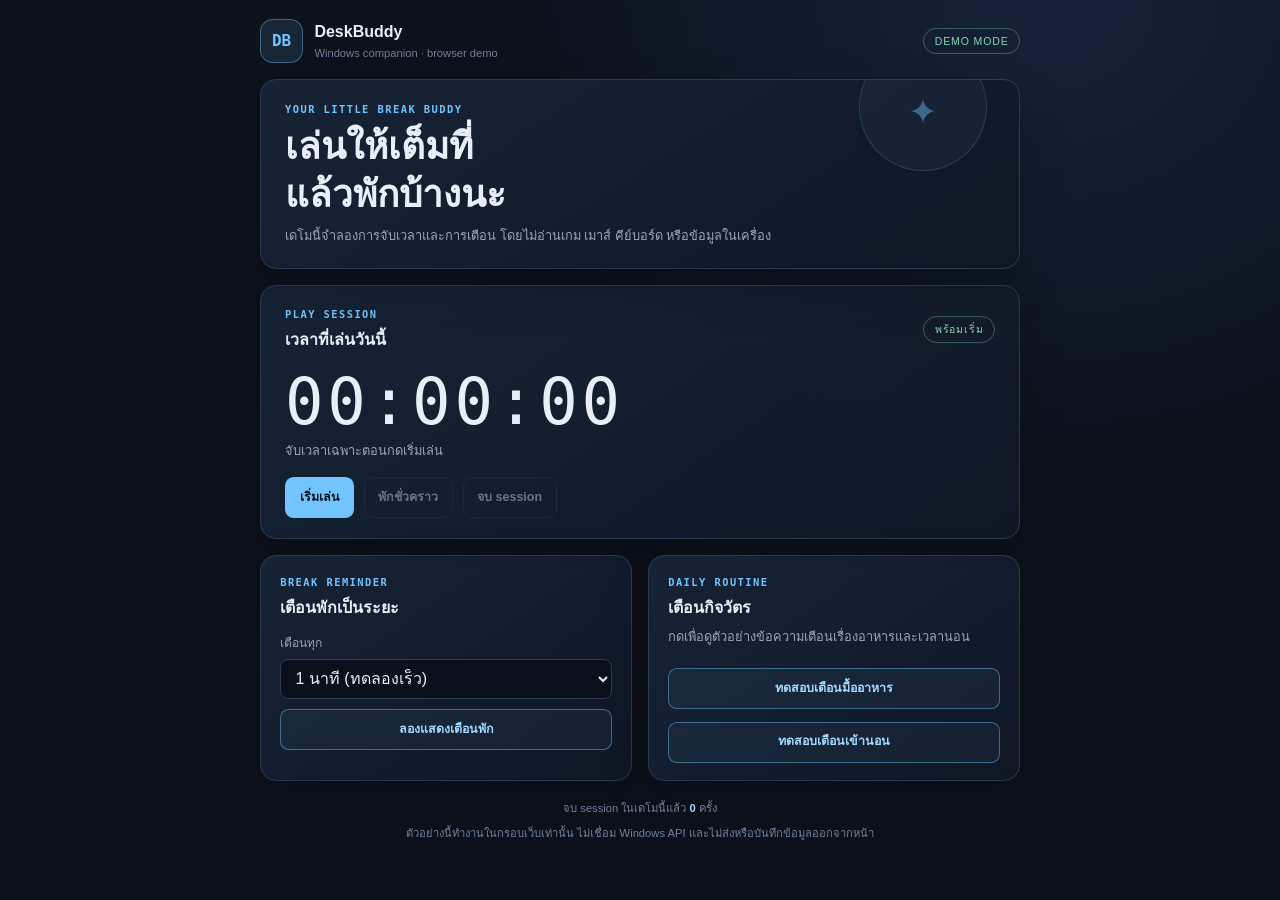
<file: demos/deskbuddy/index.html>
<!DOCTYPE html>
<html lang="th">
  <head>
    <meta charset="UTF-8" />
    <meta name="viewport" content="width=device-width, initial-scale=1.0" />
    <meta name="description" content="เดโมจำลองการจับเวลาและเตือนพักของ DeskBuddy" />
    <link rel="stylesheet" href="app.css" />
    <script src="app.js" defer></script>
    <title>DeskBuddy · Browser Demo</title>
  </head>
  <body>
    <main class="demo-shell">
      <header class="demo-header">
        <div class="brand">
          <span class="brand-mark" aria-hidden="true">DB</span>
          <span><strong>DeskBuddy</strong><small>Windows companion · browser demo</small></span>
        </div>
        <span class="demo-label">DEMO MODE</span>
      </header>

      <section class="welcome-card" aria-labelledby="welcome-title">
        <div class="welcome-orbit" aria-hidden="true">✦</div>
        <p class="eyebrow">YOUR LITTLE BREAK BUDDY</p>
        <h1 id="welcome-title">เล่นให้เต็มที่<br />แล้วพักบ้างนะ</h1>
        <p>เดโมนี้จำลองการจับเวลาและการเตือน โดยไม่อ่านเกม เมาส์ คีย์บอร์ด หรือข้อมูลในเครื่อง</p>
      </section>

      <section class="timer-card" aria-labelledby="timer-title">
        <div class="timer-heading">
          <div>
            <p class="eyebrow">PLAY SESSION</p>
            <h2 id="timer-title">เวลาที่เล่นวันนี้</h2>
          </div>
          <span id="session-state" class="state-pill">พร้อมเริ่ม</span>
        </div>
        <p id="elapsed" class="timer" role="timer" aria-label="เวลาที่เล่น">00:00:00</p>
        <p id="break-countdown" class="countdown">เริ่มจับเวลาเพื่อทดลองเดโม</p>
        <div class="timer-controls">
          <button id="start-session" class="button button--primary" type="button">เริ่มเล่น</button>
          <button id="pause-session" class="button button--quiet" type="button" disabled>พักชั่วคราว</button>
          <button id="finish-session" class="button button--quiet" type="button" disabled>จบ session</button>
        </div>
      </section>

      <div class="demo-grid">
        <section class="setting-card">
          <p class="eyebrow">BREAK REMINDER</p>
          <h2>เตือนพักเป็นระยะ</h2>
          <label for="break-interval">เตือนทุก</label>
          <select id="break-interval">
            <option value="1">1 นาที (ทดลองเร็ว)</option>
            <option value="2">2 นาที</option>
            <option value="5">5 นาที</option>
            <option value="30">30 นาที</option>
          </select>
          <button id="test-break" class="button button--outline" type="button">ลองแสดงเตือนพัก</button>
        </section>

        <section class="setting-card">
          <p class="eyebrow">DAILY ROUTINE</p>
          <h2>เตือนกิจวัตร</h2>
          <p class="card-copy">กดเพื่อดูตัวอย่างข้อความเตือนเรื่องอาหารและเวลานอน</p>
          <div class="routine-controls">
            <button id="meal-reminder" class="button button--outline" type="button">ทดสอบเตือนมื้ออาหาร</button>
            <button id="sleep-reminder" class="button button--outline" type="button">ทดสอบเตือนเข้านอน</button>
          </div>
        </section>
      </div>

      <p class="session-count">จบ session ในเดโมนี้แล้ว <strong id="sessions-finished">0</strong> ครั้ง</p>
      <footer class="privacy-note">
        ตัวอย่างนี้ทำงานในกรอบเว็บเท่านั้น ไม่เชื่อม Windows API และไม่ส่งหรือบันทึกข้อมูลออกจากหน้า
      </footer>
    </main>

    <aside id="reminder" class="reminder" role="status" aria-live="polite" hidden>
      <div>
        <p class="eyebrow">DESKBUDDY SAYS</p>
        <p id="reminder-message" class="reminder-message"></p>
      </div>
      <div class="reminder-actions">
        <button id="reminder-pause" class="button button--primary" type="button" hidden>พักตอนนี้</button>
        <button id="reminder-close" class="button button--quiet" type="button">รับทราบ</button>
      </div>
    </aside>
  </body>
</html>
</file>
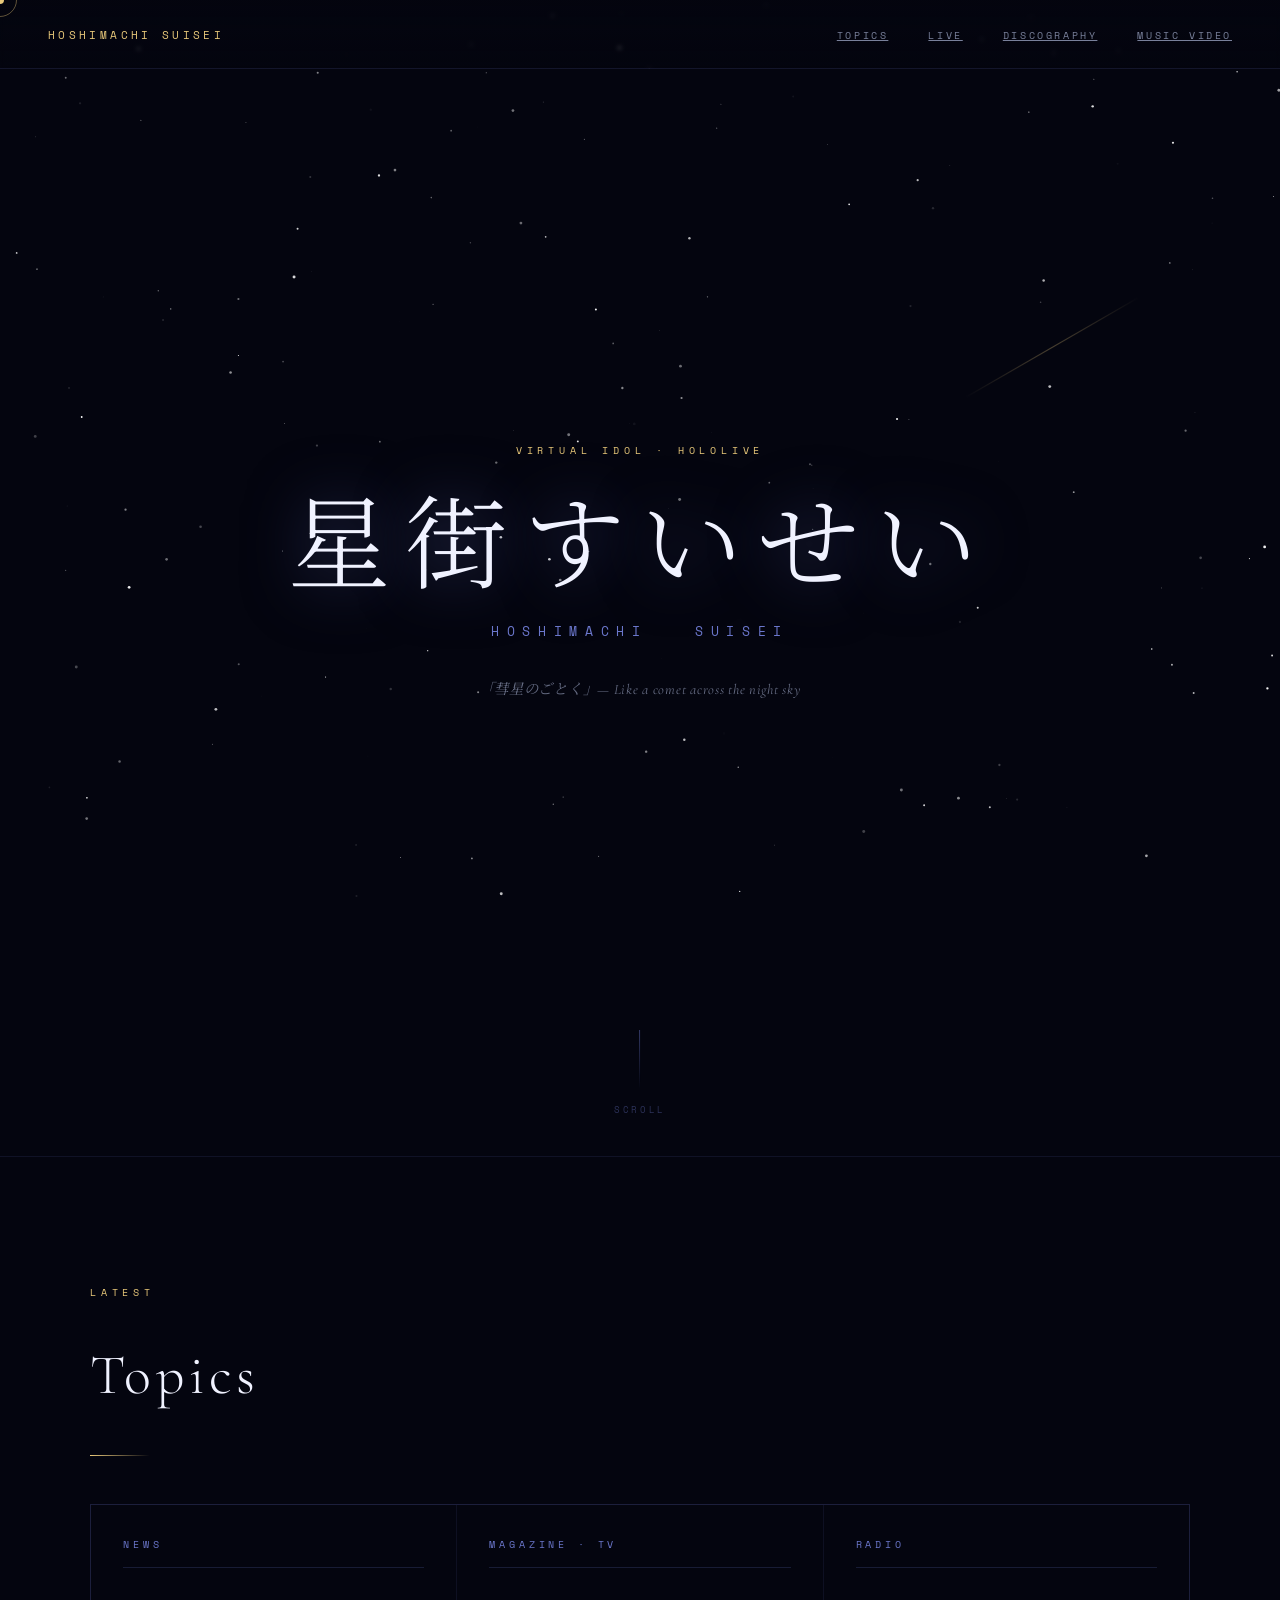
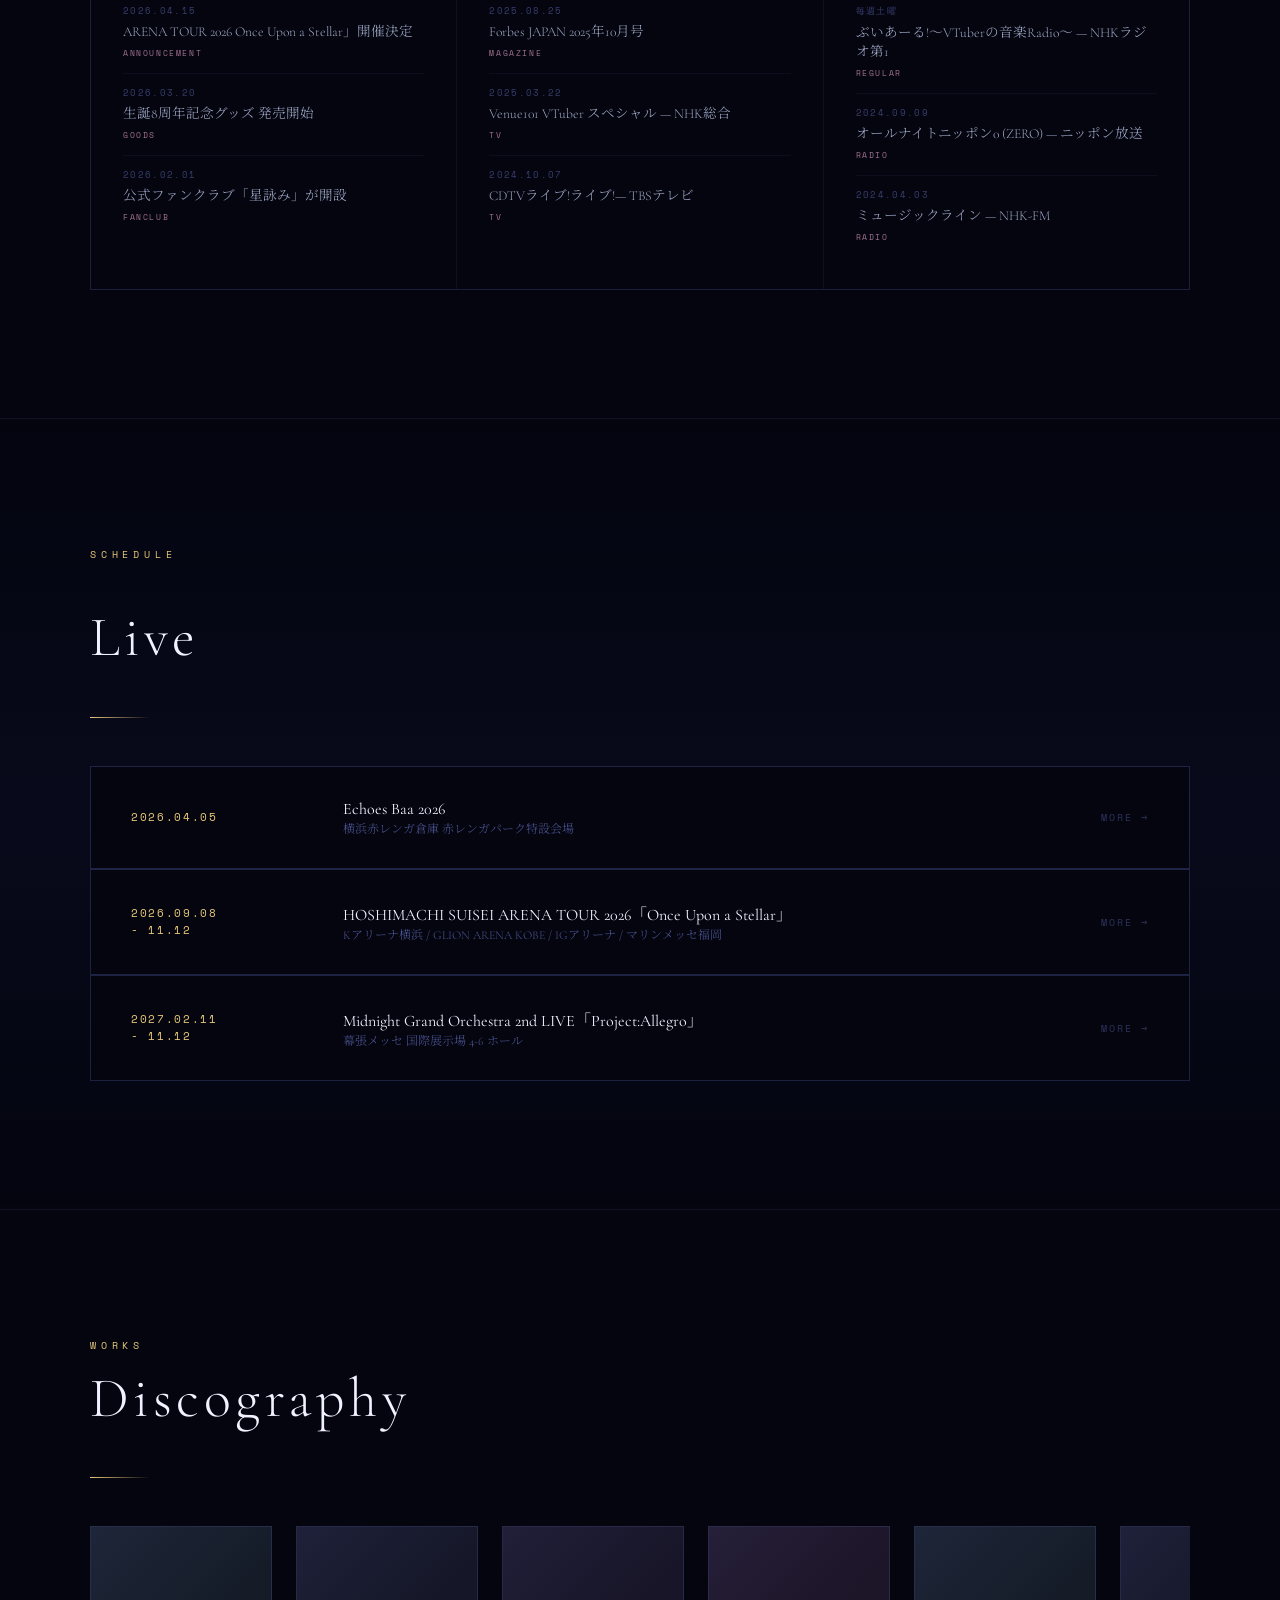
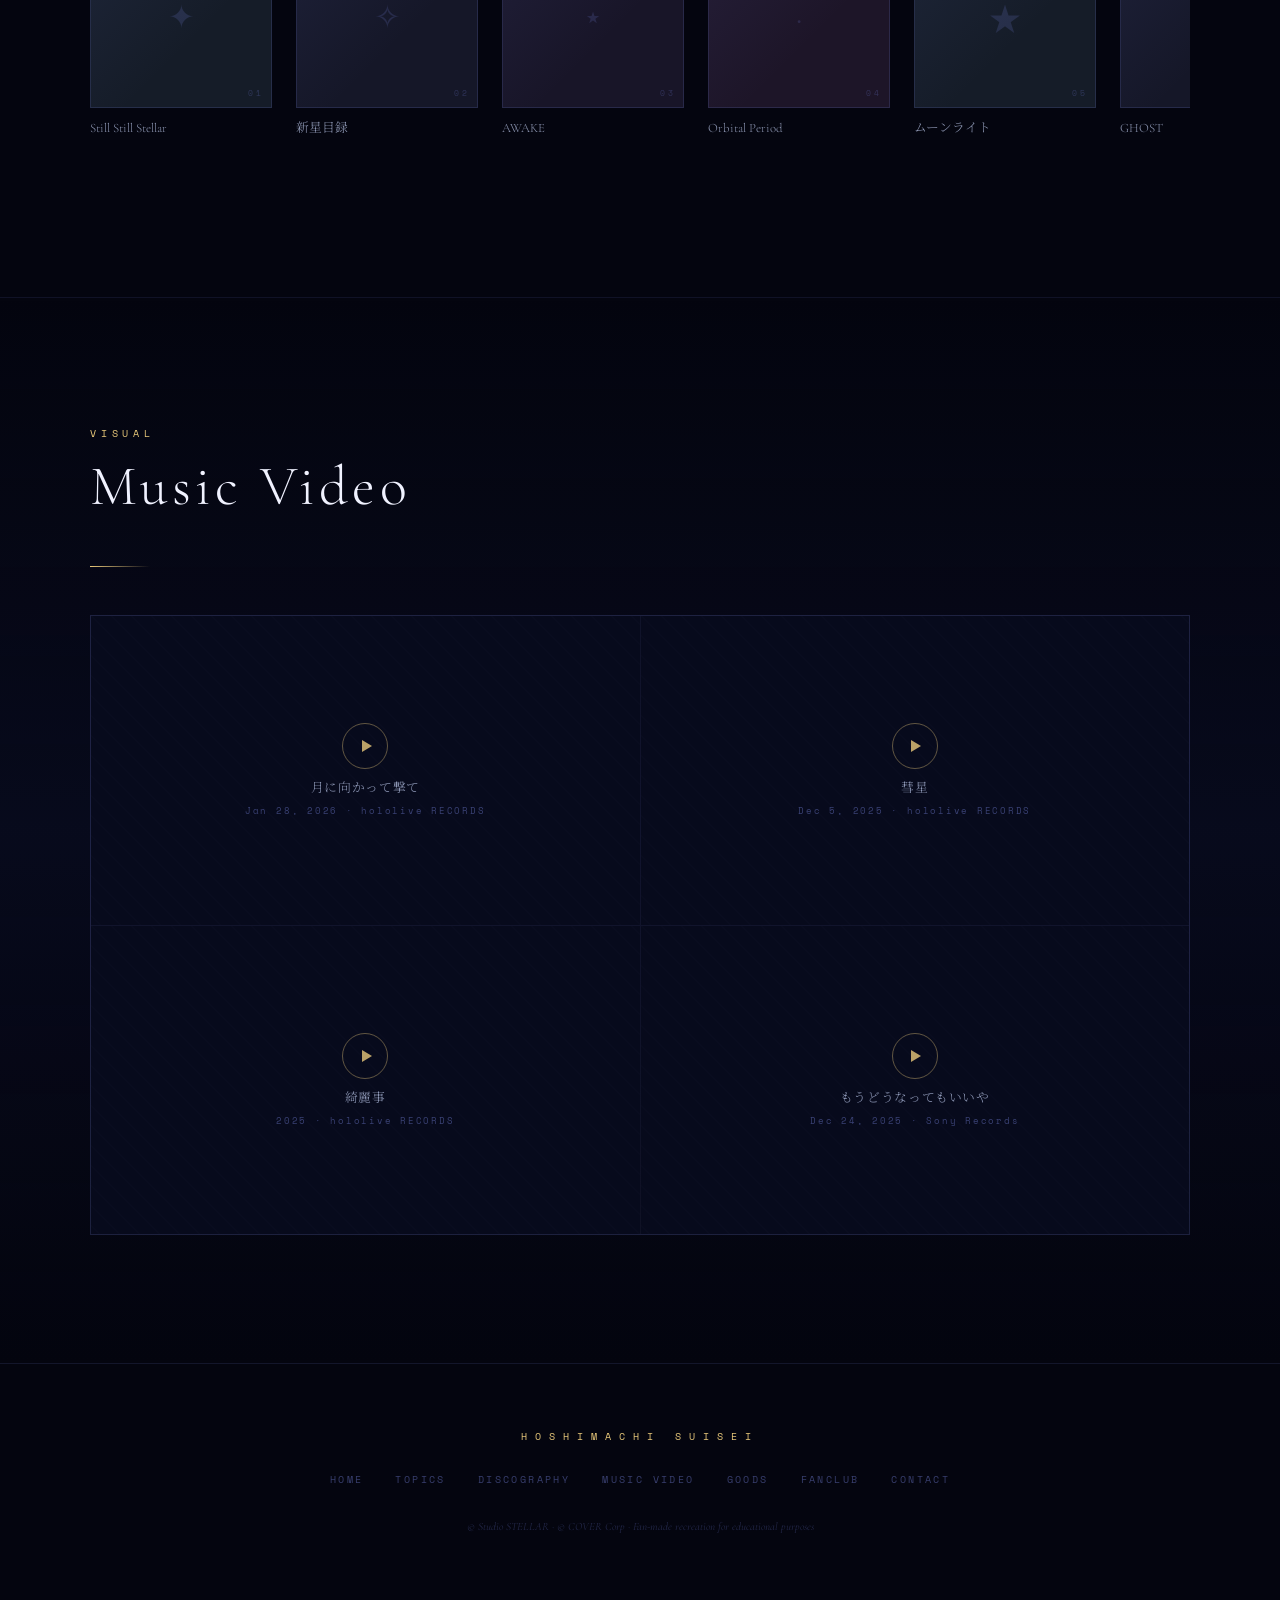
<file: demos/hoshimachi/index.html>
<!-- ทำตามseisei-site.html  -->
<!DOCTYPE html> 
<html lang="ja">
<head>
    <meta charset="UTF-8">
    <meta name="viewport" content="width=device-width, initial-scale=1.0">
    <title>星街すいせい</title>
    <link rel="stylesheet" href="css/style.css">
    <link rel="preconnect" href="https://fonts.googleapis.com">
    <link href="https://fonts.googleapis.com/css2?family=Cormorant+Garamond:ital,wght@0,300;0,400;0,600;1,300&family=Noto+Serif+JP:wght@300;400&family=Space+Mono:ital@0;1&display=swap" rel="stylesheet">
</head>
<body>
    <!--  cursor  -->
    <div class="cursor" id="cursor"></div>
    <div class="cursor-ring" id="cursor-ring"></div>


    <!-- navbar-->
    <nav>
        <a href="#" class="nav-logo">Hoshimachi Suisei</a>
        <ul class="nav-links">
            <li><a href="#topics">Topics</a></li>
            <li><a href="#live">Live</a></li>
            <li><a href="#discography">Discography</a></li>
            <li><a href="#mv">Music Video</a></li>
        </ul>
    </nav>
    <!-- HERO -->
    <canvas id="stars"></canvas>
    <section id="hero" class="hero">
        <div class="hero-lable">Virtual Idol · Hololive</div>
        <h1 class="hero-name-jp">星街すいせい</h1>
        <p class="hero-name-en">Hoshimachi &nbsp; Suisei</p>
        <p class="hero-tagline">「彗星のごとく」— Like a comet across the night sky</p>
        <div class="hero-comet"></div>
        <div class="hero-scroll">
            <div class="scroll-line"></div>
            Scroll
        </div>
    </section>
    
    <!-- TOPICS -->
    <section id="topics">
        <div class="section-inner">

            <div class="section-label">Latest</div>
            <h2 class="section-title">Topics</h2>
            <div class="divider"></div>

            <div class="topics-grid ">
                <!-- News -->
                 <div class ="topic-col">
                    <div class ="topic-col-title">News</div>
                    <div class ="topic-item">
                        <div class="topic-item-date">2026.04.15</div>
                        <div class="topic-item-title">ARENA TOUR 2026 Once Upon a Stellar」開催決定</div>
                        <span class="topic-item-tag">announcement</span>
                    </div>
                    <div class="topic-item">
                        <div class="topic-item-date">2026.03.20</div>
                        <div class="topic-item-title">生誕8周年記念グッズ 発売開始</div>
                        <span class="topic-item-tag">goods</span>
                    </div>
                    <div class="topic-item">
                        <div class="topic-item-date">2026.02.01</div>
                        <div class="topic-item-title">公式ファンクラブ「星詠み」が開設</div>
                        <span class="topic-item-tag">fanclub</span>
                    </div>
                 </div>
                <!-- Magazine/TV -->
                 <div class ="topic-col">
                    <div class="topic-col-title">Magazine · TV</div>
                    <div class="topic-item">
                        <div class="topic-item-date">2025.08.25</div>
                        <div class="topic-item-title">Forbes JAPAN 2025年10月号</div>
                        <span class="topic-item-tag">magazine</span>
                    </div>
                    <div class="topic-item">
                        <div class="topic-item-date">2025.03.22</div>
                        <div class="topic-item-title">Venue101 VTuber スペシャル — NHK総合</div>
                        <span class="topic-item-tag">tv</span>
                    </div>
                    <div class="topic-item">
                        <div class="topic-item-date">2024.10.07</div>
                        <div class="topic-item-title">CDTVライブ!ライブ!— TBSテレビ</div>
                        <span class="topic-item-tag">tv</span>
                    </div>
                </div>
                <!-- Radio -->
                <div class="topic-col">
                    <div class="topic-col-title">Radio</div>
                    <div class="topic-item">
                        <div class="topic-item-date">毎週土曜</div>
                        <div class="topic-item-title">ぶいあーる!〜VTuberの音楽Radio〜 — NHKラジオ第1</div>
                        <span class="topic-item-tag">regular</span>
                    </div>
                    <div class="topic-item">
                        <div class="topic-item-date">2024.09.09</div>
                        <div class="topic-item-title">オールナイトニッポン0 (ZERO) — ニッポン放送</div>
                        <span class="topic-item-tag">radio</span>
                    </div>
                    <div class="topic-item">
                        <div class="topic-item-date">2024.04.03</div>
                        <div class="topic-item-title">ミュージックライン — NHK-FM</div>
                        <span class="topic-item-tag">radio</span>
                    </div>
                </div>
            </div>
        </div>
    </section>

    <!-- Live -->
     <section id="live">
        <div class="section-inner">

            <div class="section-label">Schedule</div>
            <h2 class="section-title">Live</h2>
            <div class="divider"></div>

            <div class="live-list">
                <div class="live-item">
                    <div class="live-date">2026.04.05</div>
                    <div>
                        <div class="live-info-title">Echoes Baa 2026</div>
                        <div class="live-info-venue">横浜赤レンガ倉庫 赤レンガパーク特設会場</div>
                    </div>
                    <div class="live-arrow">More →</div>
                </div>
            </div>

            <div class="live-list">
                <div class="live-item">
                    <div class="live-date">2026.09.08<br>- 11.12</div>
                    <div>
                        <div class="live-info-title">HOSHIMACHI SUISEI ARENA TOUR 2026「Once Upon a Stellar」</div>
                        <div class="live-info-venue">Kアリーナ横浜 / GLION ARENA KOBE / IGアリーナ / マリンメッセ福岡</div>
                    </div>
                    <div class="live-arrow">More →</div>
                </div>
            </div>

            <div class="live-list">
                <div class="live-item">
                    <div class="live-date">2027.02.11<br>- 11.12</div>
                    <div>
                        <div class="live-info-title">Midnight Grand Orchestra 2nd LIVE「Project:Allegro」</div>
                        <div class="live-info-venue">幕張メッセ 国際展示場 4-6 ホール</div>
                    </div>
                    <div class="live-arrow">More →</div>
                </div>
            </div>

        </div>
     </section>

     <!-- Discography -->
      <section id="discography">
        <div class="section-inner">

            <div class="section-label">Works</div>
            <div class="section-title">Discography</div>
            <div class="divider"></div>
            
            <div class="disco-scroll"></div>

        </div>
      </section>

      <!-- Music Video -->
       <section id="mv">
        <div class="section-inner">

            <div class="section-label">Visual</div>
            <div class="section-title">Music Video</div>
            <div class="divider"></div>

            <div class="mv-grid">
                <div class="mv-item" onclick="window.open('https://www.youtube.com/watch?v=DeAD2b1x3tQ','_blank')">
                    <div class="mv-bg-pattern"></div>
                    <div class="mv-item-overlay">
                        <div class="mv-play"></div>
                        <div class="mv-title">月に向かって撃て</div>
                        <div class="mv-release">Jan 28, 2026 · hololive RECORDS</div>
                    </div>
                </div>

                <div class="mv-item" onclick="window.open('https://www.youtube.com/watch?v=1YrG2WGeIJo','_blank')">
                    <div class="mv-bg-pattern"></div>
                    <div class="mv-item-overlay">
                        <div class="mv-play"></div>
                        <div class="mv-title">彗星</div>
                        <div class="mv-release">Dec 5, 2025 · hololive RECORDS</div>
                    </div>
                </div>

                <div class="mv-item" onclick="window.open('https://www.youtube.com/watch?v=VPhLXeU25KA','_blank')">
                    <div class="mv-bg-pattern"></div>
                    <div class="mv-item-overlay">
                        <div class="mv-play"></div>
                        <div class="mv-title">綺麗事</div>
                        <div class="mv-release">2025 · hololive RECORDS</div>
                    </div>
                </div>

                <div class="mv-item" onclick="window.open('https://www.youtube.com/watch?v=ojZaWERcbaI','_blank')">
                    <div class="mv-bg-pattern"></div>
                    <div class="mv-item-overlay">
                        <div class="mv-play"></div>
                        <div class="mv-title">もうどうなってもいいや</div>
                        <div class="mv-release">Dec 24, 2025 · Sony Records</div>
                    </div>
                </div>
            </div>
            
        </div>
       </section>

       <!--  Footer   -->
       <footer>
        <span class="footer-logo">Hoshimachi Suisei</span>
        <ul class="footer-links">
            <li><a href="#">Home</a></li>
            <li><a href="#topics">Topics</a></li>
            <li><a href="#discography">Discography</a></li>
            <li><a href="#mv">Music Video</a></li>
            <li><a href="#">Goods</a></li>
            <li><a href="#">Fanclub</a></li>
            <li><a href="#">Contact</a></li>
        </ul>
        <p class="footer-copy">© Studio STELLAR · © COVER Corp · Fan-made recreation for educational purposes</p>
       </footer>


<script src="js/main.js"></script>
</body>
</html>
</file>
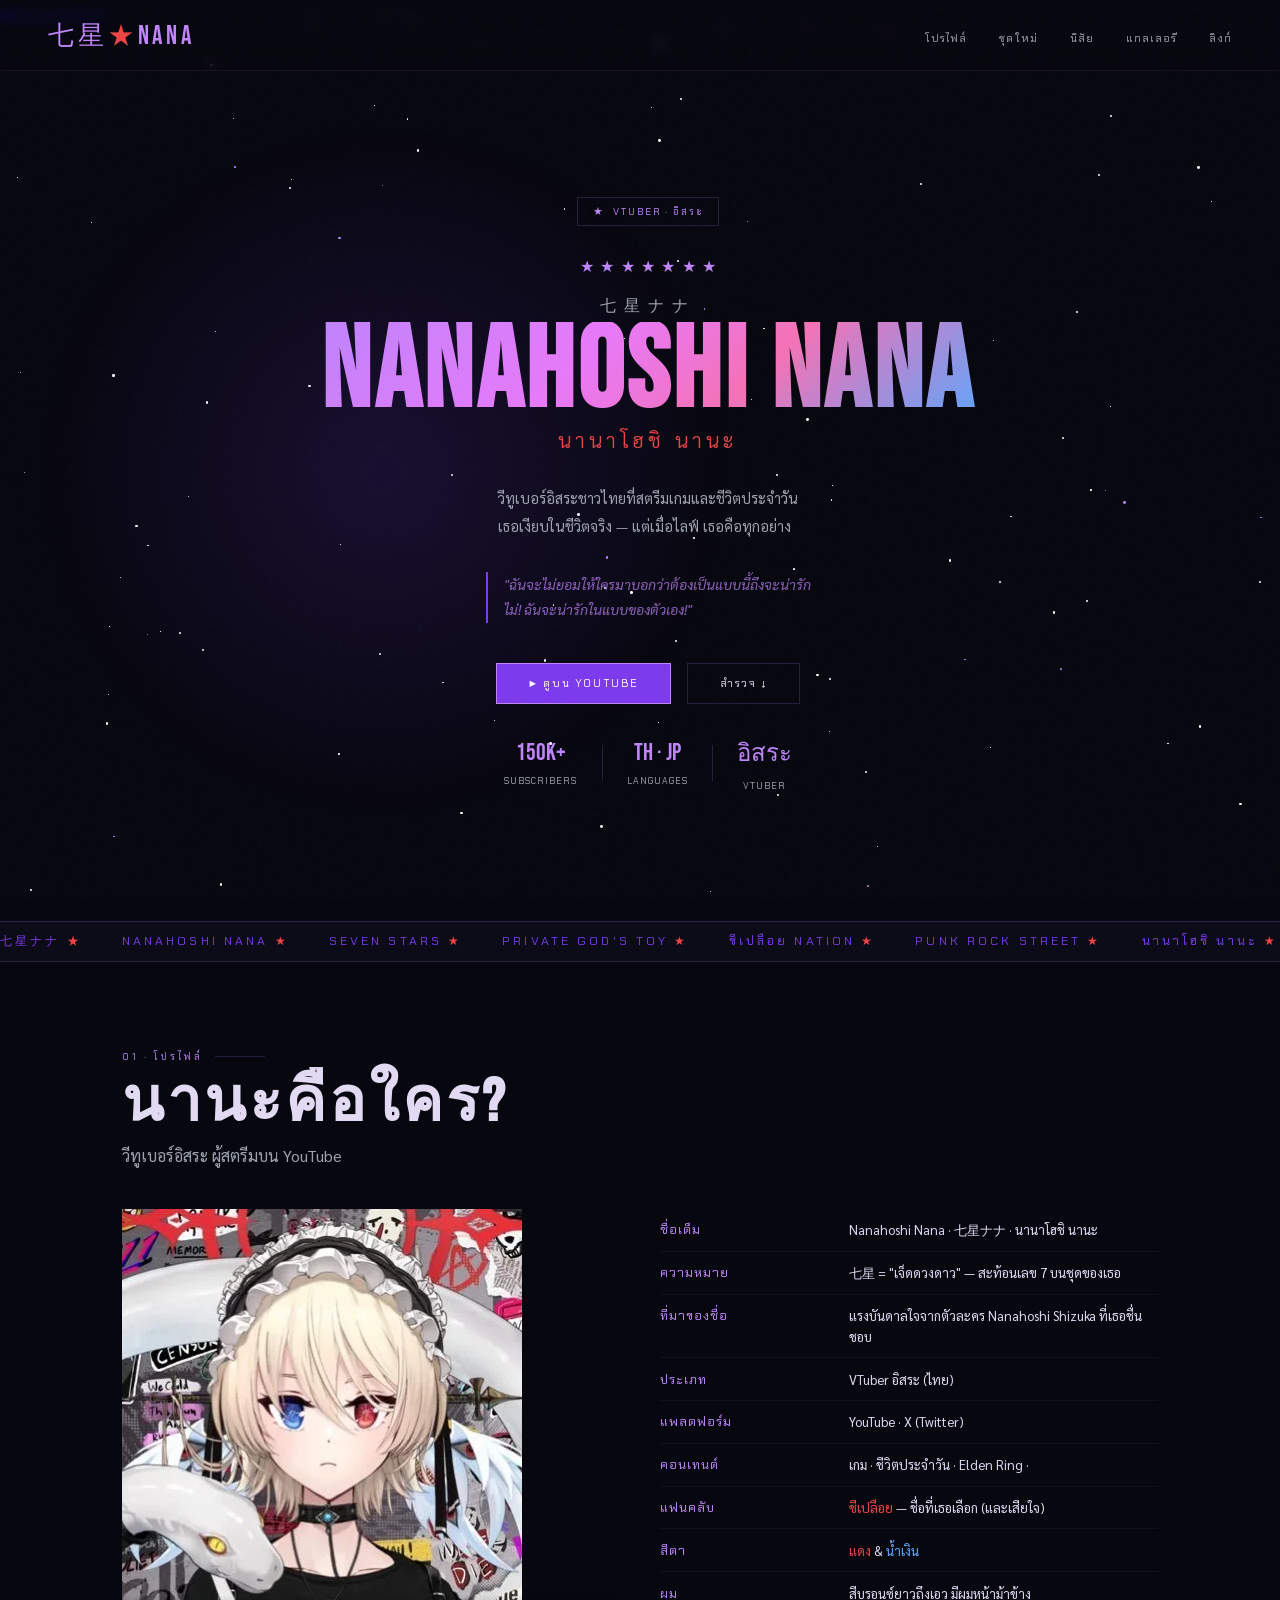
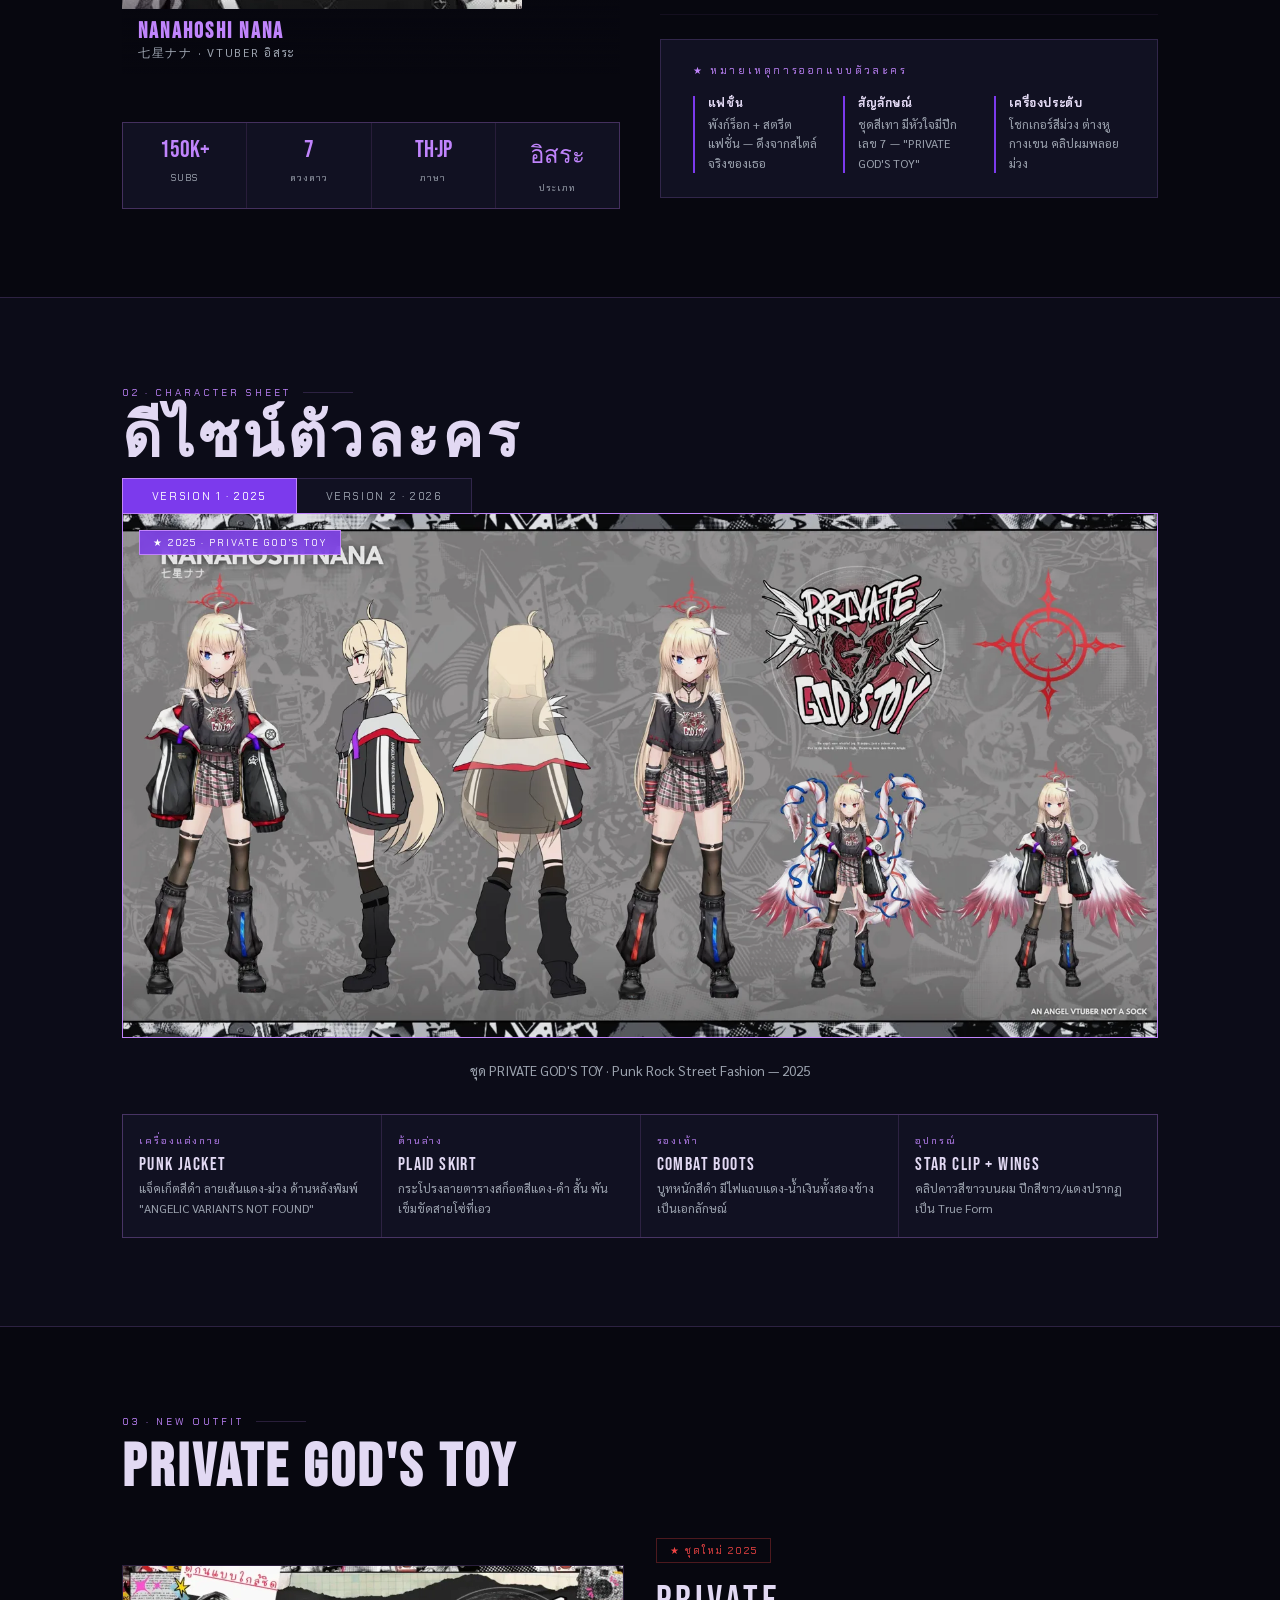
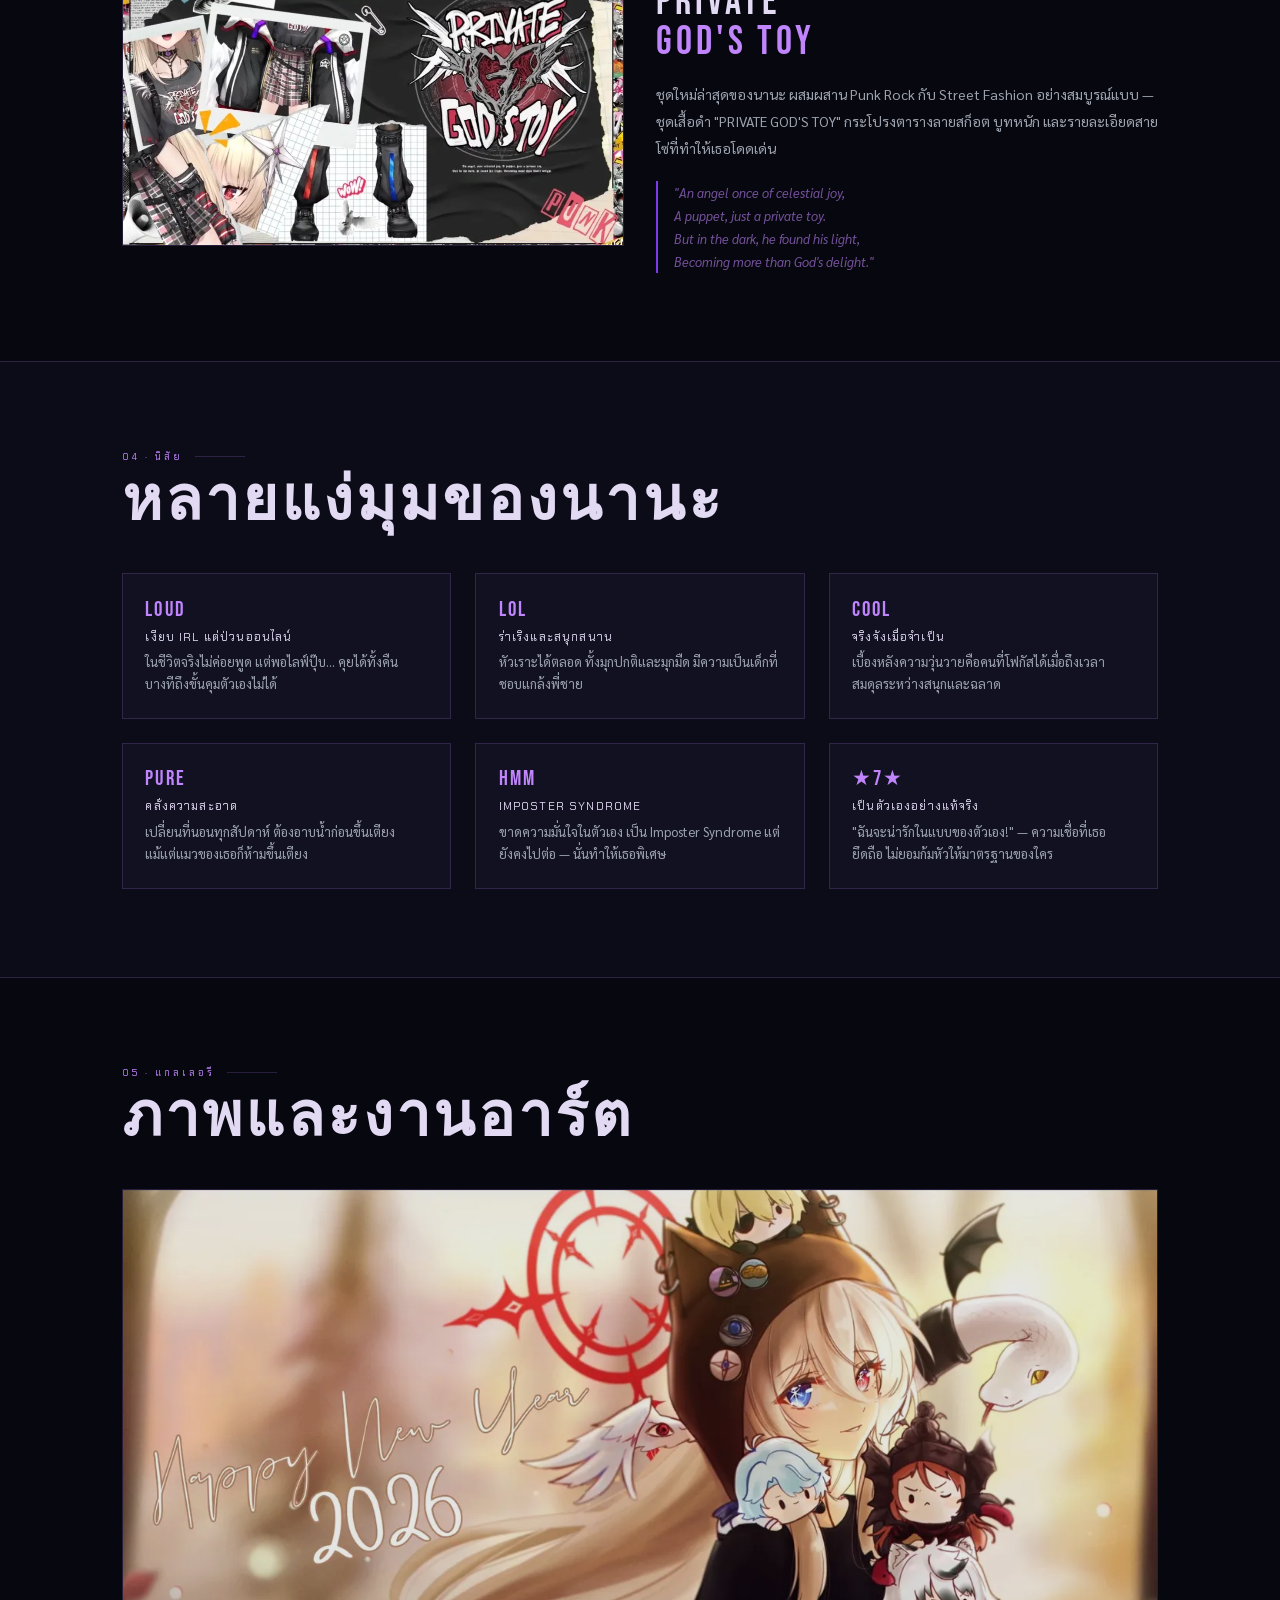
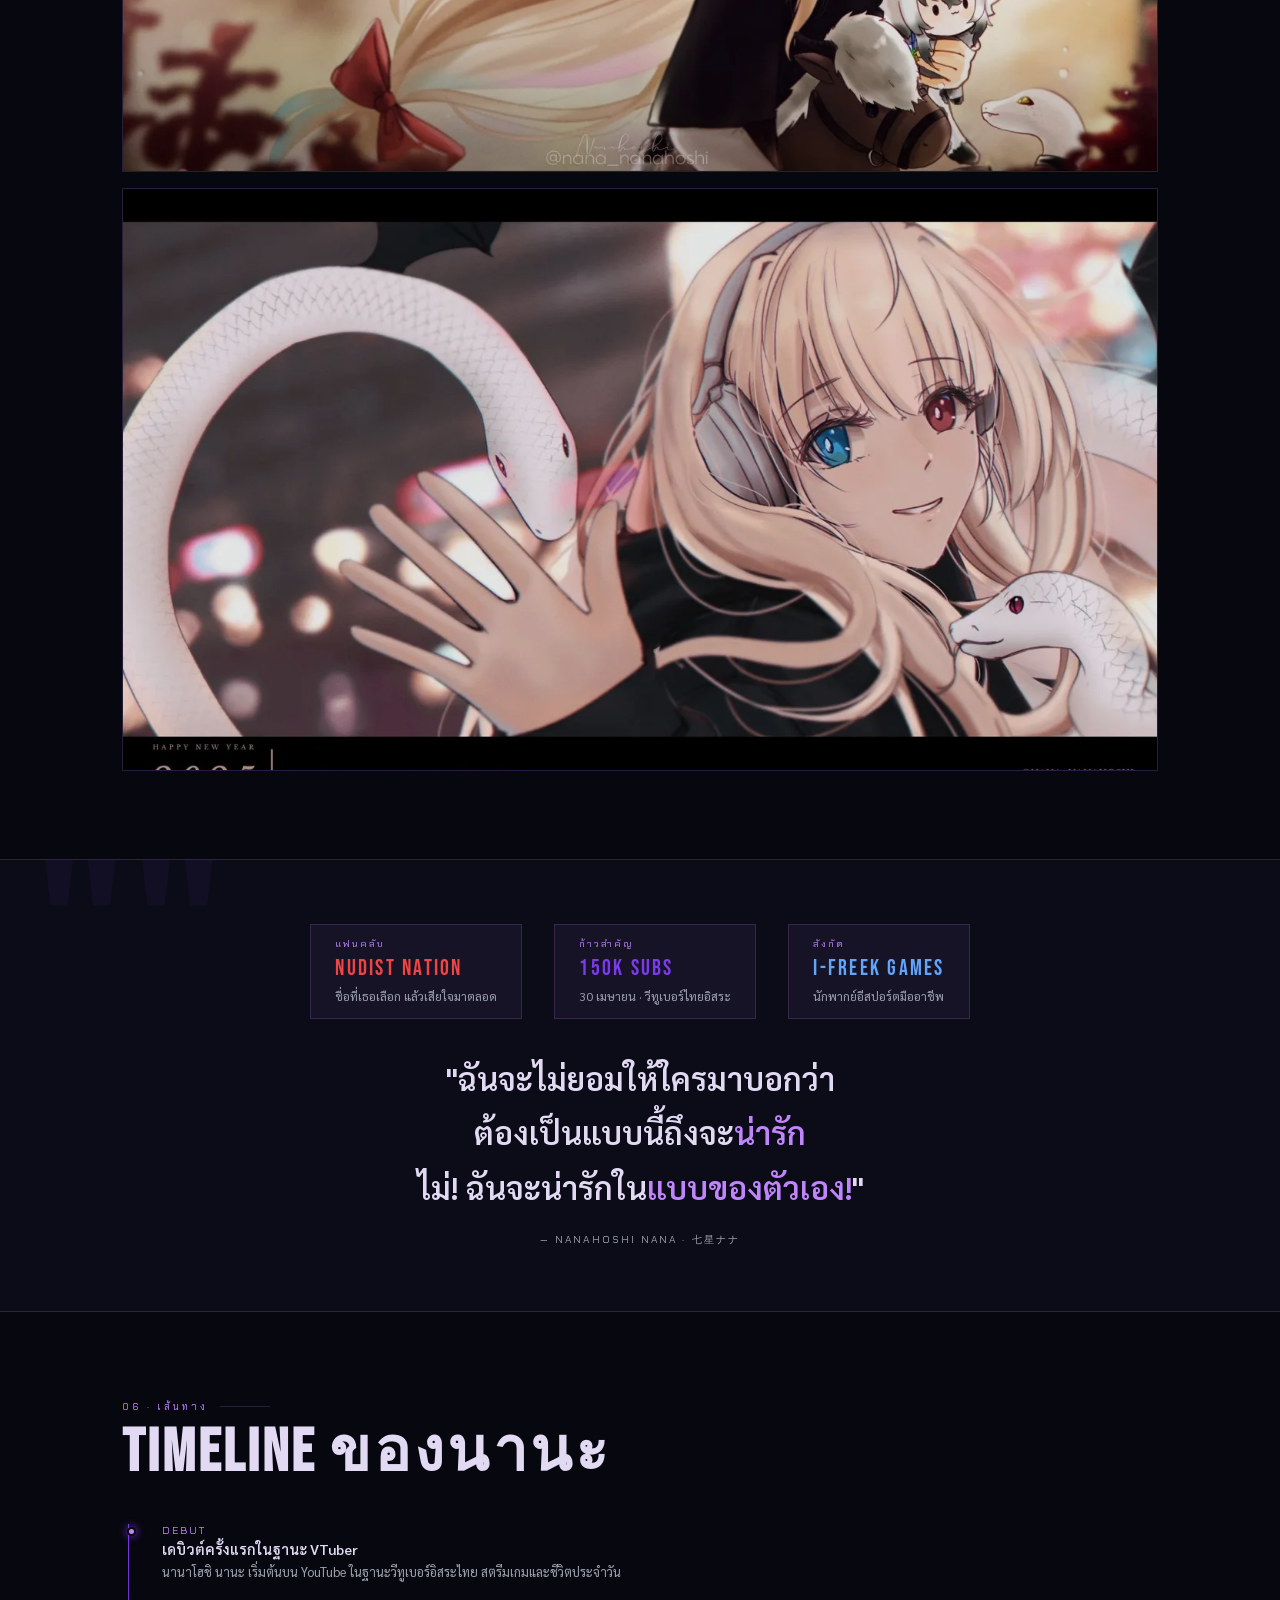
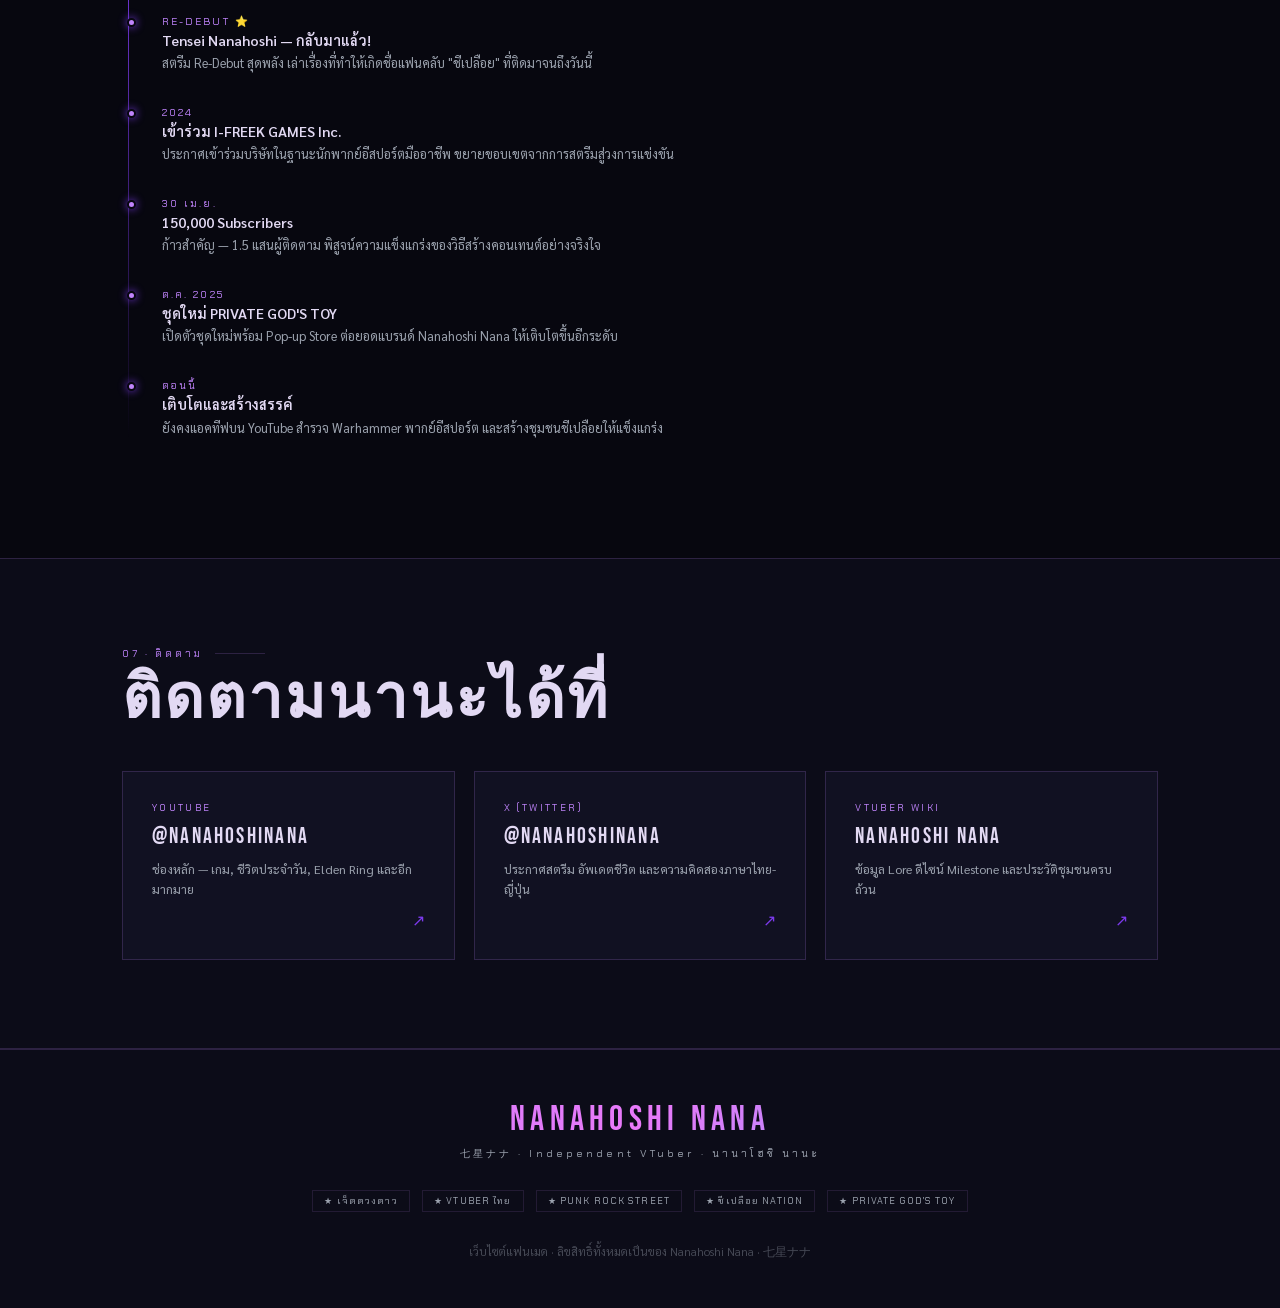
<file: demos/nanahoshi/index.html>
<!DOCTYPE html>
<html lang="th">
<head>
<meta charset="UTF-8">
<meta name="viewport" content="width=device-width, initial-scale=1.0">
<title>七星ナナ · Nanahoshi Nana</title>
<link rel="preconnect" href="https://fonts.googleapis.com">
<link href="https://fonts.googleapis.com/css2?family=Bebas+Neue&family=Chakra+Petch:ital,wght@0,300;0,400;0,600;0,700;1,400&family=Sarabun:ital,wght@0,300;0,400;0,600;1,300&display=swap" rel="stylesheet">
<link rel="stylesheet" href="css/style.css">
</head>
<body>

<a class="skip-link" href="#profile">Skip to content</a>

<div id="stars"></div>

<!-- NAV -->
<nav aria-label="Main navigation">
  <a href="#" class="nav-logo">七星<span>★</span>NANA</a>
  <ul class="nav-links">
    <li><a href="#profile">โปรไฟล์</a></li>
    <li><a href="#design">ชุดใหม่</a></li>
    <li><a href="#character">นิสัย</a></li>
    <li><a href="#gallery">แกลเลอรี</a></li>
    <li><a href="#connect">ลิงก์</a></li>
  </ul>
</nav>

<!-- HERO -->
<section class="hero">
  <div class="hero-glow"></div>
  <!-- Left text -->
  <div class="hero-index">
    <div class="hero-tag">Vtuber · อิสระ</div>
    <div class="seven-stars">
      <span class="s-star" style="--sd:5s;--sdelay:0s">★</span><span class="s-star" style="--sd:6s;--sdelay:.4s">★</span><span class="s-star" style="--sd:4s;--sdelay:.8s">★</span><span class="s-star" style="--sd:7s;--sdelay:1.2s">★</span><span class="s-star" style="--sd:5s;--sdelay:1.6s">★</span><span class="s-star" style="--sd:6s;--sdelay:2s">★</span><span class="s-star" style="--sd:4s;--sdelay:2.4s">★</span>
    </div>
    <p class="hero-name-jp">七星ナナ</p>
    <h1 class="hero-name">NANAHOSHI NANA</h1>
    <p class="hero-name-th">นานาโฮชิ นานะ</p>
    <p class="hero-desc">วีทูเบอร์อิสระชาวไทยที่สตรีมเกมและชีวิตประจำวัน<br>เธอเงียบในชีวิตจริง — แต่เมื่อไลฟ์ เธอคือทุกอย่าง</p>
    <blockquote class="hero-motto">
      "ฉันจะไม่ยอมให้ใครมาบอกว่าต้องเป็นแบบนี้ถึงจะน่ารัก<br>
      ไม่! ฉันจะน่ารักในแบบของตัวเอง!"
    </blockquote>
    <div class="hero-btns">
      <a href="https://www.youtube.com/@nanahoshinana" target="_blank" class="btn-primary">▶ ดูบน YouTube</a>
      <a href="#profile" class="btn-outline">สำรวจ ↓</a>
    </div>

    <div class="hero-stats">
      <div class="stat-center">
        <span class="stat-val">150K+</span>
        <span class="stat-lbl">Subscribers</span>
      </div>
      <div class="stat-divider" aria-hidden="true"></div>
      <div class="stat-center">
        <span class="stat-val">TH · JP</span>
        <span class="stat-lbl">Languages</span>
      </div>
      <div class="stat-divider" aria-hidden="true"></div>
      <div class="stat-center">
        <span class="stat-val">อิสระ</span>
        <span class="stat-lbl">VTuber</span>
      </div>
    </div>
  </div>
</section>

<!-- MARQUEE -->
<div class="marquee-wrap">
  <div class="marquee-track">
    <span class="marquee-item">七星ナナ <span>★</span></span>
    <span class="marquee-item">NANAHOSHI NANA <span>★</span></span>
    <span class="marquee-item">SEVEN STARS <span>★</span></span>
    <span class="marquee-item">PRIVATE GOD'S TOY <span>★</span></span>
    <span class="marquee-item">ชีเปลือย NATION <span>★</span></span>
    <span class="marquee-item">PUNK ROCK STREET <span>★</span></span>
    <span class="marquee-item">นานาโฮชิ นานะ <span>★</span></span>
    <span class="marquee-item">ELDEN RING <span>★</span></span>
    <span class="marquee-item">FALLING INTO THE ABYSS <span>★</span></span>
    <span class="marquee-item">七星ナナ <span>★</span></span>
    <span class="marquee-item">NANAHOSHI NANA <span>★</span></span>
    <span class="marquee-item">SEVEN STARS <span>★</span></span>
    <span class="marquee-item">PRIVATE GOD'S TOY <span>★</span></span>
    <span class="marquee-item">นูดิสต์ NATION <span>★</span></span>
    <span class="marquee-item">PUNK ROCK STREET <span>★</span></span>
    <span class="marquee-item">นานาโฮชิ นานะ <span>★</span></span>
    <span class="marquee-item">ELDEN RING <span>★</span></span>
    <span class="marquee-item">FALLING INTO THE ABYSS <span>★</span></span>
  </div>
</div>

<!-- PROFILE -->
<div class="section-wrap" id="profile">
  <div class="section-inner">
    <div class="section-label">01 · โปรไฟล์</div>
    <h2 class="section-title reveal">นานะคือใคร?</h2>
    <p class="section-subtitle reveal">วีทูเบอร์อิสระ ผู้สตรีมบน YouTube </p>
    <div class="about-grid reveal">
      <div class="about-img-col">
        <div>
          <img src="Picture/preview.webp" alt="NANAHOSHI NANA"> 
          <div class="about-img-tag">
            <h3>NANAHOSHI NANA</h3>
            <p>七星ナナ · VTuber อิสระ</p>
          </div>
        </div>
        <div class="stats-strip">
          <div class="stat-cell"><span class="stat-val">150K+</span><span class="stat-lbl">Subs</span></div>
          <div class="stat-cell"><span class="stat-val">7</span><span class="stat-lbl">ดวงดาว</span></div>
          <div class="stat-cell"><span class="stat-val">TH·JP</span><span class="stat-lbl">ภาษา</span></div>
          <div class="stat-cell"><span class="stat-val">อิสระ</span><span class="stat-lbl">ประเภท</span></div>
        </div>
      </div>
      <div>
        <table class="info-table">
          <tr><td class="info-key">ชื่อเต็ม</td><td class="info-val">Nanahoshi Nana · 七星ナナ · นานาโฮชิ นานะ</td></tr>
          <tr><td class="info-key">ความหมาย</td><td class="info-val">七星 = "เจ็ดดวงดาว" — สะท้อนเลข 7 บนชุดของเธอ</td></tr>
          <tr><td class="info-key">ที่มาของชื่อ</td><td class="info-val">แรงบันดาลใจจากตัวละคร Nanahoshi Shizuka ที่เธอชื่นชอบ</td></tr>
          <tr><td class="info-key">ประเภท</td><td class="info-val">VTuber อิสระ (ไทย)</td></tr>
          <tr><td class="info-key">แพลตฟอร์ม</td><td class="info-val">YouTube · X (Twitter)</td></tr>
          <tr><td class="info-key">คอนเทนต์</td><td class="info-val">เกม · ชีวิตประจำวัน · Elden Ring · </td></tr>
          <tr><td class="info-key">แฟนคลับ</td><td class="info-val"><span style="color:var(--accent-red)">ชีเปลือย</span> — ชื่อที่เธอเลือก (และเสียใจ)</td></tr>
          <tr><td class="info-key">สีตา</td><td class="info-val"><span style="color:var(--accent-red)">แดง</span> & <span style="color:var(--accent-blue)">น้ำเงิน</span> </td></tr>
          <tr><td class="info-key">ผม</td><td class="info-val">สีบรอนซ์ยาวถึงเอว มีผมหน้าม้าข้าง</td></tr>
          
        </table>
        <div class="design-block">
          <div class="design-block-title">★ หมายเหตุการออกแบบตัวละคร</div>
          <div class="design-feats">
            <div class="design-feat"><h4>แฟชั่น</h4><p>พังก์ร็อก + สตรีต แฟชั่น — ดึงจากสไตล์จริงของเธอ</p></div>
            <div class="design-feat"><h4>สัญลักษณ์</h4><p>ชุดสีเทา มีหัวใจมีปีกเลข 7 — "PRIVATE GOD'S TOY"</p></div>
            <div class="design-feat"><h4>เครื่องประดับ</h4><p>โชกเกอร์สีม่วง ต่างหูกางเขน คลิปผมพลอยม่วง</p></div>
          </div>
        </div>
      </div>
    </div>
  </div>
</div>

<!-- CHARACTER SHEET -->
<div class="section-wrap charsheet-section" id="design">
  <div class="section-inner">
    <div class="section-label">02 · Character Sheet</div>
    <h2 class="section-title reveal">ดีไซน์ตัวละคร</h2>
    <div class="reveal">

      <!-- Tab buttons -->
      <div class="cs-tabs">
        <div class="cs-tab active" id="tab-v1" onclick="switchCS(1)">Version 1 · 2025</div>
        <div class="cs-tab" id="tab-v2" onclick="switchCS(2)">Version 2 · 2026</div>
      </div>

      <!-- Panels -->
      <div class="cs-body">
        <div class="cs-panel active" id="cs-panel-1">
          <img src="Picture/Chasheet 1.webp" alt="Character Sheet Version 1">
          <span class="cs-badge">★ 2025 · PRIVATE GOD'S TOY</span>
        </div>
        <div class="cs-panel" id="cs-panel-2">
          <img src="Picture/Chasheet 2.webp" alt="Character Sheet Version 2">
          <span class="cs-badge">★ 2026 · Original Design</span>
        </div>
      </div>

      <!-- Caption (dynamic) -->
      <p class="cs-caption" id="cs-caption">ชุด PRIVATE GOD'S TOY · Punk Rock Street Fashion — 2025</p>

      <!-- Design breakdown -->
      <div class="cs-breakdown">
        <div class="cs-feat">
          <div class="cs-feat-label">เครื่องแต่งกาย</div>
          <div class="cs-feat-title">PUNK JACKET</div>
          <div class="cs-feat-desc">แจ็คเก็ตสีดำ ลายเส้นแดง-ม่วง ด้านหลังพิมพ์ "ANGELIC VARIANTS NOT FOUND"</div>
        </div>
        <div class="cs-feat">
          <div class="cs-feat-label">ด้านล่าง</div>
          <div class="cs-feat-title">PLAID SKIRT</div>
          <div class="cs-feat-desc">กระโปรงลายตารางสก็อตสีแดง-ดำ สั้น พันเข็มขัดสายโซ่ที่เอว</div>
        </div>
        <div class="cs-feat">
          <div class="cs-feat-label">รองเท้า</div>
          <div class="cs-feat-title">COMBAT BOOTS</div>
          <div class="cs-feat-desc">บูทหนักสีดำ มีไฟแถบแดง-น้ำเงินทั้งสองข้าง เป็นเอกลักษณ์</div>
        </div>
        <div class="cs-feat">
          <div class="cs-feat-label">อุปกรณ์</div>
          <div class="cs-feat-title">STAR CLIP + WINGS</div>
          <div class="cs-feat-desc">คลิปดาวสีขาวบนผม ปีกสีขาว/แดงปรากฏเป็น True Form</div>
        </div>
      </div>

    </div>
  </div>
</div>


<!-- NEW OUTFIT -->
<div class="section-wrap bg-main">
  <div class="section-inner">
    <div class="section-label">03 · New Outfit</div>
    <h2 class="section-title reveal">PRIVATE GOD'S TOY</h2>
    <div class="outfit-grid reveal">
      <img src="Picture/Banner 2.webp" alt="PRIVATE GOD'S TOY Outfit" class="outfit-img">
      <div class="outfit-info">
        <span class="outfit-tag">★ ชุดใหม่ 2025</span>
        <div class="outfit-name">PRIVATE<br><span>GOD'S TOY</span></div>
        <p class="outfit-desc">ชุดใหม่ล่าสุดของนานะ ผสมผสาน Punk Rock กับ Street Fashion อย่างสมบูรณ์แบบ — ชุดเสื้อดำ "PRIVATE GOD'S TOY" กระโปรงตารางลายสก็อต บูทหนัก และรายละเอียดสายโซ่ที่ทำให้เธอโดดเด่น</p>
        <blockquote class="outfit-verse">
          "An angel once of celestial joy,<br>
          A puppet, just a private toy.<br>
          But in the dark, he found his light,<br>
          Becoming more than God's delight."
        </blockquote>
      </div>
    </div>
  </div>
</div>

<!-- PERSONALITY -->
<div class="section-wrap section--alt" id="character">
  <div class="section-inner">
    <div class="section-label">04 · นิสัย</div>
    <h2 class="section-title reveal">หลายแง่มุมของนานะ</h2>
    <div class="pers-grid reveal">
      <div class="pers-card">
        <span class="pers-icon">LOUD</span>
        <div class="pers-title">เงียบ IRL แต่ป่วนออนไลน์</div>
        <p class="pers-desc">ในชีวิตจริงไม่ค่อยพูด แต่พอไลฟ์ปุ๊บ... คุยได้ทั้งคืน บางทีถึงขั้นคุมตัวเองไม่ได้</p>
      </div>
      <div class="pers-card">
        <span class="pers-icon">LOL</span>
        <div class="pers-title">ร่าเริงและสนุกสนาน</div>
        <p class="pers-desc">หัวเราะได้ตลอด ทั้งมุกปกติและมุกมืด มีความเป็นเด็กที่ชอบแกล้งพี่ชาย</p>
      </div>
      <div class="pers-card">
        <span class="pers-icon">COOL</span>
        <div class="pers-title">จริงจังเมื่อจำเป็น</div>
        <p class="pers-desc">เบื้องหลังความวุ่นวายคือคนที่โฟกัสได้เมื่อถึงเวลา สมดุลระหว่างสนุกและฉลาด</p>
      </div>
      <div class="pers-card">
        <span class="pers-icon">PURE</span>
        <div class="pers-title">คลั่งความสะอาด</div>
        <p class="pers-desc">เปลี่ยนที่นอนทุกสัปดาห์ ต้องอาบน้ำก่อนขึ้นเตียง แม้แต่แมวของเธอก็ห้ามขึ้นเตียง</p>
      </div>
      <div class="pers-card">
        <span class="pers-icon">HMM</span>
        <div class="pers-title">Imposter Syndrome</div>
        <p class="pers-desc">ขาดความมั่นใจในตัวเอง เป็น Imposter Syndrome แต่ยังคงไปต่อ — นั่นทำให้เธอพิเศษ</p>
      </div>
      <div class="pers-card">
        <span class="pers-icon">★7★</span>
        <div class="pers-title">เป็นตัวเองอย่างแท้จริง</div>
        <p class="pers-desc">"ฉันจะน่ารักในแบบของตัวเอง!" — ความเชื่อที่เธอยึดถือ ไม่ยอมก้มหัวให้มาตรฐานของใคร</p>
      </div>
    </div>
  </div>
</div>

<!-- GALLERY -->
<div class="section-wrap" id="gallery">
  <div class="section-inner">
    <div class="section-label">05 · แกลเลอรี</div>
    <h2 class="section-title reveal">ภาพและงานอาร์ต</h2>
    <div class="gallery-grid reveal">
     
      <div class="gallery-item wide">
        <img src="Picture/pic 1.webp" alt="Gallery Image 1">
        <div class="g-overlay"></div>
      </div>
      
      <div class="gallery-item wide">
        <img src="Picture/pic 2.webp" alt="Gallery Image 2">
        <div class="g-overlay"></div>
      </div>
    </div>
  </div>
</div>

<!-- QUOTE -->
<div class="quote-banner">
  <div class="quote-grid">
    <div class="quote-card quote-card--red">
      <div class="card-label">แฟนคลับ</div>
      <div class="card-title">NUDIST NATION</div>
      <div class="card-desc">ชื่อที่เธอเลือก แล้วเสียใจมาตลอด</div>
    </div>
    <div class="quote-card">
      <div class="card-label">ก้าวสำคัญ</div>
      <div class="card-title">150K SUBS</div>
      <div class="card-desc">30 เมษายน · วีทูเบอร์ไทยอิสระ</div>
    </div>
    <div class="quote-card quote-card--blue">
      <div class="card-label">สังกัด</div>
      <div class="card-title">I-FREEK GAMES</div>
      <div class="card-desc">นักพากย์อีสปอร์ตมืออาชีพ</div>
    </div>
  </div>
  <p class="quote-text">
    "ฉันจะไม่ยอมให้ใครมาบอกว่า<br>
    ต้องเป็นแบบนี้ถึงจะ<span class="hl">น่ารัก</span><br>
    ไม่! ฉันจะน่ารักใน<span class="hl">แบบของตัวเอง!</span>"
  </p>
  <p class="quote-src">— Nanahoshi Nana · 七星ナナ</p>
</div>

<!-- TIMELINE -->
<div class="section-wrap" id="milestones">
  <div class="section-inner">
    <div class="section-label">06 · เส้นทาง</div>
    <h2 class="section-title reveal">TIMELINE ของนานะ</h2>
    <div class="timeline">
      <div class="tl-item"><div class="tl-dot"></div><div class="tl-year">DEBUT</div><div class="tl-event">เดบิวต์ครั้งแรกในฐานะ VTuber</div><div class="tl-detail">นานาโฮชิ นานะ เริ่มต้นบน YouTube ในฐานะวีทูเบอร์อิสระไทย สตรีมเกมและชีวิตประจำวัน</div></div>
      <div class="tl-item"><div class="tl-dot"></div><div class="tl-year">RE-DEBUT ⭐</div><div class="tl-event">Tensei Nanahoshi — กลับมาแล้ว!</div><div class="tl-detail">สตรีม Re-Debut สุดพลัง เล่าเรื่องที่ทำให้เกิดชื่อแฟนคลับ "ชีเปลือย" ที่ติดมาจนถึงวันนี้</div></div>
      <div class="tl-item"><div class="tl-dot"></div><div class="tl-year">2024</div><div class="tl-event">เข้าร่วม I-FREEK GAMES Inc.</div><div class="tl-detail">ประกาศเข้าร่วมบริษัทในฐานะนักพากย์อีสปอร์ตมืออาชีพ ขยายขอบเขตจากการสตรีมสู่วงการแข่งขัน</div></div>
      <div class="tl-item"><div class="tl-dot"></div><div class="tl-year">30 เม.ย.</div><div class="tl-event">150,000 Subscribers</div><div class="tl-detail">ก้าวสำคัญ — 1.5 แสนผู้ติดตาม พิสูจน์ความแข็งแกร่งของวิธีสร้างคอนเทนต์อย่างจริงใจ</div></div>
      <div class="tl-item"><div class="tl-dot"></div><div class="tl-year">ต.ค. 2025</div><div class="tl-event">ชุดใหม่ PRIVATE GOD'S TOY</div><div class="tl-detail">เปิดตัวชุดใหม่พร้อม Pop-up Store ต่อยอดแบรนด์ Nanahoshi Nana ให้เติบโตขึ้นอีกระดับ</div></div>
      <div class="tl-item"><div class="tl-dot"></div><div class="tl-year">ตอนนี้</div><div class="tl-event">เติบโตและสร้างสรรค์</div><div class="tl-detail">ยังคงแอคทีฟบน YouTube สำรวจ Warhammer พากย์อีสปอร์ต และสร้างชุมชนชีเปลือยให้แข็งแกร่ง</div></div>
    </div>
  </div>
</div>

<!-- SOCIAL -->
<div class="section-wrap section--alt" id="connect">
  <div class="section-inner">
    <div class="section-label">07 · ติดตาม</div>
    <h2 class="section-title reveal">ติดตามนานะได้ที่</h2>
    <div class="social-grid reveal">
      <a href="https://www.youtube.com/@nanahoshinana" target="_blank" class="social-card">
        <span class="social-platform">YouTube</span>
        <span class="social-handle">@nanahoshinana</span>
        <p class="social-desc">ช่องหลัก — เกม, ชีวิตประจำวัน, Elden Ring และอีกมากมาย</p>
        <span class="social-arrow">↗</span>
      </a>
      <a href="https://x.com/nana_nanahoshi" target="_blank" class="social-card">
        <span class="social-platform">X (Twitter)</span>
        <span class="social-handle">@NanahoshiNana</span>
        <p class="social-desc">ประกาศสตรีม อัพเดตชีวิต และความคิดสองภาษาไทย-ญี่ปุ่น</p>
        <span class="social-arrow">↗</span>
      </a>
      <a href="https://virtualyoutuber.fandom.com/wiki/Nanahoshi_Nana" target="_blank" class="social-card">
        <span class="social-platform">VTuber Wiki</span>
        <span class="social-handle">Nanahoshi Nana</span>
        <p class="social-desc">ข้อมูล Lore ดีไซน์ Milestone และประวัติชุมชนครบถ้วน</p>
        <span class="social-arrow">↗</span>
      </a>
    </div>
  </div>
</div>

<!-- FOOTER -->
<footer>
  <div class="footer-logo">NANAHOSHI NANA</div>
  <div class="footer-jp">七星ナナ · Independent VTuber · นานาโฮชิ นานะ</div>
  <div class="footer-tags">
    <span class="footer-tag">★ เจ็ดดวงดาว</span>
    <span class="footer-tag">★ VTuber ไทย</span>
    <span class="footer-tag">★ Punk Rock Street</span>
    <span class="footer-tag">★ ชีเปลือย Nation</span>
    <span class="footer-tag">★ Private God's Toy</span>
  </div>
  <p class="footer-copy">เว็บไซต์แฟนเมด · ลิขสิทธิ์ทั้งหมดเป็นของ Nanahoshi Nana · 七星ナナ</p>
</footer>

<script src="js/script.js" defer></script>
</body>
</html>
</file>
<file: styles.css>
:root {
  color-scheme: dark;
  --color-bg: #080b12;
  --color-bg-soft: #0c111b;
  --color-panel: #101725;
  --color-panel-light: #141e2e;
  --color-border: #202c3d;
  --color-text: #e8eef8;
  --color-muted: #9aa8bb;
  --color-dim: #68778b;
  --color-accent: #65b8ff;
  --color-accent-bright: #9ad4ff;
  --font-sans: "Inter", "Noto Sans Thai", "Leelawadee UI", Tahoma, sans-serif;
}

* {
  box-sizing: border-box;
  margin: 0;
  padding: 0;
}

html {
  scroll-behavior: smooth;
  scroll-padding-top: 6rem;
}

body {
  min-width: 320px;
  background:
    radial-gradient(ellipse at 50% -25%, rgba(35, 83, 142, 0.18), transparent 55%),
    var(--color-bg);
  color: var(--color-text);
  font-family: var(--font-sans);
  font-size: 1rem;
  line-height: 1.7;
  -webkit-font-smoothing: antialiased;
}

html.is-loading,
html.is-loading body {
  overflow: hidden;
}

.page-loader {
  position: fixed;
  z-index: 1000;
  inset: 0;
  display: grid;
  visibility: hidden;
  place-items: center;
  overflow: hidden;
  background:
    radial-gradient(ellipse at 50% 42%, rgba(35, 83, 142, 0.2), transparent 38%),
    var(--color-bg);
  opacity: 0;
  pointer-events: none;
  transition: opacity 450ms ease, visibility 0s linear 450ms;
}

html.is-loading .page-loader {
  visibility: visible;
  opacity: 1;
  pointer-events: auto;
  transition: opacity 450ms ease;
}

.page-loader.is-hidden {
  visibility: hidden;
  opacity: 0;
  pointer-events: none;
}

.page-loader__content {
  display: flex;
  width: min(22rem, calc(100% - 3rem));
  flex-direction: column;
  align-items: center;
  text-align: center;
}

.page-loader__mark {
  display: grid;
  width: 4.25rem;
  height: 4.25rem;
  place-items: center;
  border: 1px solid rgba(101, 184, 255, 0.52);
  border-radius: 1rem;
  background: rgba(101, 184, 255, 0.1);
  box-shadow: 0 0 3.5rem rgba(101, 184, 255, 0.12);
  color: var(--color-accent-bright);
  font-family: "Consolas", "Courier New", monospace;
  font-size: 1.2rem;
  font-weight: 700;
  object-fit: contain;
  padding: 0.3rem;
  animation: page-loader-pulse 1.5s ease-in-out infinite;
}

.page-loader__brand {
  margin-top: 1.3rem;
  color: var(--color-text);
  font-family: "Consolas", "Courier New", monospace;
  font-size: 0.82rem;
  font-weight: 700;
  letter-spacing: 0.2em;
}

.page-loader__brand span {
  color: var(--color-accent);
}

.page-loader__message {
  margin-top: 0.35rem;
  color: var(--color-muted);
  font-size: 0.88rem;
}

.page-loader__track {
  width: 100%;
  height: 2px;
  margin-top: 2rem;
  overflow: hidden;
  background: rgba(120, 151, 191, 0.2);
}

.page-loader__track span {
  display: block;
  width: 38%;
  height: 100%;
  background: linear-gradient(90deg, transparent, var(--color-accent-bright), transparent);
  animation: page-loader-progress 1.25s ease-in-out infinite;
}

.page-loader__caption {
  align-self: flex-start;
  margin-top: 0.65rem;
  color: var(--color-dim);
  font-family: "Consolas", "Courier New", monospace;
  font-size: 0.62rem;
  letter-spacing: 0.13em;
}

@keyframes page-loader-pulse {
  50% {
    box-shadow: 0 0 4.5rem rgba(101, 184, 255, 0.28);
    transform: translateY(-3px);
  }
}

@keyframes page-loader-progress {
  from {
    transform: translateX(-110%);
  }

  to {
    transform: translateX(280%);
  }
}

a {
  color: inherit;
  text-decoration: none;
}

ul {
  list-style: none;
}

a:focus-visible,
button:focus-visible {
  outline: 2px solid var(--color-accent-bright);
  outline-offset: 4px;
}

.container {
  width: min(1120px, calc(100% - 3rem));
  margin-inline: auto;
}

.section {
  position: relative;
  padding: 7rem 0;
}

.section--compact {
  padding: 4rem 0 6rem;
}

.section:not(.hero) {
  scroll-margin-top: 2rem;
}

.text-accent {
  color: var(--color-accent);
}

.eyebrow {
  display: flex;
  width: fit-content;
  align-items: center;
  gap: 0.65rem;
  padding: 0.12rem 0.45rem;
  background: var(--color-accent);
  color: #07101a;
  font-family: "Consolas", "Courier New", monospace;
  font-size: 0.76rem;
  font-weight: 700;
  letter-spacing: 0.14em;
}

.header {
  position: fixed;
  z-index: 20;
  inset: 0 auto 0 0;
  width: 4.75rem;
  border-right: 1px solid rgba(120, 151, 191, 0.16);
  background: rgba(8, 11, 18, 0.94);
  backdrop-filter: blur(16px);
  transition: width 300ms ease, box-shadow 300ms ease;
}

.nav {
  display: flex;
  width: 100%;
  height: 100%;
  flex-direction: column;
  align-items: center;
  justify-content: flex-start;
  gap: 2.2rem;
  margin: 0;
  padding: 1rem 0.55rem;
  transition: padding 300ms ease;
}

.nav__logo {
  position: relative;
  display: block;
  width: 100%;
  height: 6rem;
  font-family: "Consolas", "Courier New", monospace;
  font-size: 0.55rem;
  font-weight: 700;
  letter-spacing: 0.08em;
  text-align: center;
  flex: 0 0 auto;
  transition: height 300ms ease, font-size 300ms ease;
}

.nav__logo-text {
  position: absolute;
  top: 67.5px;
  left: 50%;
  width: max-content;
  white-space: nowrap;
  transform: translate(-50%, -50%) rotate(-90deg);
  transform-origin: center;
  transition: top 300ms ease, left 300ms ease, transform 300ms ease;
}

.nav__logo-mark {
  position: absolute;
  top: 0;
  left: 0.72rem;
  display: grid;
  flex: 0 0 auto;
  width: 2.15rem;
  height: 2.15rem;
  place-items: center;
  border: 1px solid rgba(101, 184, 255, 0.45);
  border-radius: 0.55rem;
  background: rgba(101, 184, 255, 0.1);
  color: var(--color-accent);
  font-size: 0.8rem;
  transition: left 300ms ease;
}

.nav__logo-image,
.footer__logo-image {
  display: block;
  width: 100%;
  height: 100%;
  border-radius: inherit;
  object-fit: contain;
}

.nav__list {
  display: flex;
  width: 100%;
  flex-direction: column;
  align-items: center;
  gap: 0.65rem;
  color: var(--color-muted);
  font-size: 0.9rem;
}

.nav__link {
  position: relative;
  display: flex;
  width: 2.8rem;
  height: 2.8rem;
  align-items: center;
  justify-content: flex-start;
  gap: 0;
  padding-inline: 0.8rem;
  border: 1px solid transparent;
  border-radius: 0.25rem;
  color: var(--color-muted);
  transition:
    width 300ms ease,
    gap 300ms ease,
    padding 300ms ease,
    color 160ms ease,
    background-color 160ms ease,
    border-color 160ms ease;
}

.nav__icon {
  width: 1.15rem;
  height: 1.15rem;
  flex: 0 0 1.15rem;
  fill: none;
  stroke: currentColor;
  stroke-linecap: round;
  stroke-linejoin: round;
  stroke-width: 1.4;
}

.nav__icon--brand {
  fill: currentColor;
  stroke: none;
}

.nav__link::after,
.nav__contact::after,
.nav__social::after {
  position: absolute;
  left: calc(100% + 0.65rem);
  padding: 0.35rem 0.6rem;
  border: 1px solid rgba(120, 151, 191, 0.22);
  background: #101725;
  color: var(--color-text);
  content: attr(data-label);
  font-family: var(--font-sans);
  font-size: 0.72rem;
  letter-spacing: 0;
  white-space: nowrap;
  opacity: 0;
  pointer-events: none;
  transform: translateX(-0.25rem);
  transition: opacity 160ms ease, transform 160ms ease;
}

.nav__link:hover::after,
.nav__link:focus-visible::after,
.nav__contact:hover::after,
.nav__contact:focus-visible::after,
.nav__social:hover::after,
.nav__social:focus-visible::after {
  opacity: 1;
  transform: translateX(0);
}

.nav__link[aria-current="location"] {
  border-color: rgba(216, 184, 107, 0.4);
  background: transparent;
  color: #ead18d;
}

.nav__label {
  display: inline-block;
  flex: 0 0 auto;
  max-width: 0;
  overflow: hidden;
  opacity: 0;
  transform: translateX(-0.4rem);
  font-family: var(--font-sans);
  white-space: nowrap;
  transition: max-width 300ms ease, opacity 180ms ease, transform 300ms ease;
}

.nav__link:hover,
.footer__top:hover {
  color: var(--color-accent-bright);
}

.nav__contact {
  position: relative;
  display: inline-flex;
  width: 2.8rem;
  height: 2.8rem;
  gap: 0;
  align-items: center;
  justify-content: flex-start;
  padding-inline: 0.8rem;
  border: 1px solid transparent;
  border-radius: 0.25rem;
  color: var(--color-muted);
  font-family: "Consolas", "Courier New", monospace;
  font-size: 0.65rem;
  transition:
    width 300ms ease,
    gap 300ms ease,
    padding 300ms ease,
    color 160ms ease,
    background-color 160ms ease,
    border-color 160ms ease;
}

.nav__socials {
  display: flex;
  width: 100%;
  flex-direction: column;
  align-items: center;
  gap: 0.55rem;
  margin-top: auto;
}

.nav__social {
  position: relative;
  display: inline-flex;
  width: 2.8rem;
  height: 2.8rem;
  gap: 0;
  align-items: center;
  justify-content: flex-start;
  padding-inline: 0.8rem;
  border: 1px solid transparent;
  border-radius: 0.25rem;
  color: var(--color-muted);
  transition:
    width 300ms ease,
    gap 300ms ease,
    padding 300ms ease,
    color 160ms ease,
    background-color 160ms ease,
    border-color 160ms ease;
}

.nav__contact .nav__icon {
  width: 1.1rem;
  height: 1.1rem;
  flex-basis: 1.1rem;
}

.nav__social .nav__icon {
  width: 1.1rem;
  height: 1.1rem;
  flex-basis: 1.1rem;
}

.nav__contact:hover,
.nav__social:hover {
  color: var(--color-accent-bright);
  background: rgba(216, 184, 107, 0.12);
}

.nav__contact:hover,
.nav__contact:focus-visible {
  background: transparent;
}

.nav__contact[aria-current="location"] {
  border-color: rgba(216, 184, 107, 0.4);
  background: transparent;
  color: #ead18d;
}

@media (min-width: 681px) {
  .header:hover,
  .header:focus-within {
    width: 14rem;
    box-shadow: 0.75rem 0 2rem rgba(0, 0, 0, 0.32);
  }

  .header:hover .nav,
  .header:focus-within .nav {
    align-items: stretch;
    padding-inline: 0.8rem;
  }

  .header:hover .nav__logo,
  .header:focus-within .nav__logo {
    height: 2.15rem;
    font-size: 0.82rem;
  }

  .header:hover .nav__logo-text,
  .header:focus-within .nav__logo-text {
    top: 50%;
    left: 45px;
    transform: translate(0, -50%) rotate(0deg);
  }

  .header:hover .nav__logo-mark,
  .header:focus-within .nav__logo-mark {
    left: 0;
  }

  .header:hover .nav__list,
  .header:focus-within .nav__list {
    align-items: stretch;
  }

  .header:hover .nav__socials,
  .header:focus-within .nav__socials {
    align-items: stretch;
  }

  .header:hover .nav__link,
  .header:focus-within .nav__link,
  .header:hover .nav__contact,
  .header:focus-within .nav__contact,
  .header:hover .nav__social,
  .header:focus-within .nav__social {
    width: 100%;
    justify-content: flex-start;
    gap: 0.9rem;
    padding-inline: 0.8rem;
    font-size: 0.88rem;
    letter-spacing: 0;
  }

  .header:hover .nav__label,
  .header:focus-within .nav__label {
    max-width: 12rem;
    opacity: 1;
    transform: none;
    transition: max-width 300ms ease 40ms, opacity 180ms ease 80ms, transform 300ms ease 40ms;
  }

  .header:hover .nav__link::after,
  .header:focus-within .nav__link::after,
  .header:hover .nav__contact::after,
  .header:focus-within .nav__contact::after,
  .header:hover .nav__social::after,
  .header:focus-within .nav__social::after {
    display: none;
  }

}

main,
.footer {
  margin-left: 4.75rem;
}

.hero {
  min-height: 48rem;
  overflow: hidden;
  padding-top: 10.5rem;
  padding-bottom: 6.5rem;
}

.hero__container {
  position: relative;
  z-index: 1;
  display: grid;
  grid-template-columns: 1.06fr 0.94fr;
  align-items: center;
  gap: clamp(3rem, 7vw, 6.5rem);
}

.hero__glow {
  position: absolute;
  width: 25rem;
  aspect-ratio: 1;
  border-radius: 50%;
  background: rgba(27, 105, 190, 0.16);
  filter: blur(95px);
  pointer-events: none;
}

.hero__glow--one {
  top: 10rem;
  right: -9rem;
}

.hero__glow--two {
  bottom: -16rem;
  left: -12rem;
  width: 30rem;
  background: rgba(24, 62, 122, 0.16);
}

.status-dot {
  width: 0.5rem;
  height: 0.5rem;
  border-radius: 50%;
  background: var(--color-accent);
  box-shadow: 0 0 1rem rgba(101, 184, 255, 0.8);
}

.hero__title {
  margin-top: 1.55rem;
  font-size: clamp(3rem, 6vw, 5.15rem);
  font-weight: 750;
  letter-spacing: -0.055em;
  line-height: 1.22;
}

.hero__title .text-accent {
  display: inline-block;
  padding-inline: 0.1em;
  background: var(--color-accent);
  color: #07101a;
}

.hero__description {
  max-width: 35rem;
  margin-top: 1.5rem;
  color: var(--color-muted);
  font-size: 1.05rem;
  line-height: 1.95;
}

.hero__actions {
  display: flex;
  flex-wrap: wrap;
  gap: 0.85rem;
  margin-top: 2rem;
}

.button {
  display: inline-flex;
  min-height: 3.15rem;
  align-items: center;
  justify-content: center;
  gap: 0.7rem;
  padding: 0.7rem 1.3rem;
  border: 1px solid transparent;
  border-radius: 0.6rem;
  font-size: 0.92rem;
  font-weight: 650;
  transition: transform 160ms ease, background-color 160ms ease, border-color 160ms ease;
}

.button:hover {
  transform: translateY(-2px);
}

.button--primary {
  background: var(--color-accent);
  color: #07101a;
}

.button--primary:hover {
  background: var(--color-accent-bright);
}

.button--outline {
  border-color: var(--color-border);
  background: rgba(16, 23, 37, 0.65);
  color: var(--color-text);
}

.button--outline:hover {
  border-color: rgba(101, 184, 255, 0.55);
}

.hero__meta {
  display: flex;
  flex-wrap: wrap;
  gap: 1.3rem;
  margin-top: 2.5rem;
  color: var(--color-dim);
  font-size: 0.76rem;
}

.meta-mark {
  display: inline-block;
  margin-right: 0.35rem;
  padding-inline: 0.28rem;
  background: var(--color-accent);
  color: #07101a;
  font-family: "Consolas", "Courier New", monospace;
}

.hero__visual {
  width: min(100%, 28rem);
  justify-self: end;
}

.visual-frame {
  overflow: hidden;
  border: 1px solid rgba(125, 162, 208, 0.24);
  border-radius: 1rem;
  background: rgba(12, 17, 27, 0.88);
  box-shadow: 0 2rem 6rem rgba(0, 0, 0, 0.28), 0 0 3rem rgba(29, 103, 180, 0.1);
  transform: rotate(1.5deg);
}

.visual-frame__top {
  display: flex;
  height: 2.7rem;
  align-items: center;
  gap: 0.42rem;
  padding: 0 1rem;
  border-bottom: 1px solid var(--color-border);
}

.visual-frame__top > span:not(.visual-frame__label) {
  width: 0.48rem;
  height: 0.48rem;
  border-radius: 50%;
  background: #39475a;
}

.visual-frame__top > span:first-child {
  background: #e36d70;
}

.visual-frame__top > span:nth-child(2) {
  background: #e9b65e;
}

.visual-frame__top > span:nth-child(3) {
  background: #65c58b;
}

.visual-frame__label {
  margin-left: auto;
  color: var(--color-dim);
  font-family: "Consolas", "Courier New", monospace;
  font-size: 0.65rem;
  letter-spacing: 0.09em;
}

.visual-frame__body {
  position: relative;
  display: grid;
  min-height: 23rem;
  overflow: hidden;
  place-items: center;
  background:
    linear-gradient(rgba(101, 184, 255, 0.045) 1px, transparent 1px),
    linear-gradient(90deg, rgba(101, 184, 255, 0.045) 1px, transparent 1px),
    radial-gradient(ellipse at center, rgba(23, 71, 125, 0.3), transparent 70%);
  background-size: 2rem 2rem, 2rem 2rem, auto;
}

.visual-photo {
  position: absolute;
  z-index: 1;
  inset: 0;
  width: 100%;
  height: 100%;
  object-fit: cover;
  object-position: center 30%;
}

.visual-frame__body.has-image .visual-orbit,
.visual-frame__body.has-image .visual-code,
.visual-frame__body.has-image .visual-placeholder {
  display: none;
}

.visual-orbit {
  position: absolute;
  aspect-ratio: 1;
  border: 1px solid rgba(101, 184, 255, 0.13);
  border-radius: 50%;
}

.visual-orbit--outer {
  width: 17rem;
}

.visual-orbit--inner {
  width: 12.5rem;
  border-style: dashed;
  border-color: rgba(101, 184, 255, 0.2);
}

.visual-code {
  position: absolute;
  top: 1.25rem;
  left: 1.35rem;
  color: #9baac0;
  font-family: "Consolas", "Courier New", monospace;
  font-size: 0.7rem;
  line-height: 1.75;
  opacity: 0.76;
}

.visual-code span {
  color: #c792ea;
}

.visual-code i {
  color: #c3e88d;
  font-style: normal;
}

.visual-placeholder {
  position: relative;
  z-index: 1;
  display: flex;
  width: 12.5rem;
  min-height: 12.5rem;
  flex-direction: column;
  align-items: center;
  justify-content: center;
  gap: 0.35rem;
  padding: 1rem;
  border: 1px dashed rgba(125, 190, 246, 0.52);
  border-radius: 50%;
  background: rgba(10, 17, 28, 0.82);
  color: var(--color-accent-bright);
  text-align: center;
  font-size: 0.83rem;
}

.visual-placeholder__icon {
  display: grid;
  width: 2rem;
  height: 2rem;
  place-items: center;
  margin-bottom: 0.2rem;
  border: 1px solid rgba(101, 184, 255, 0.4);
  border-radius: 50%;
  font-size: 1.25rem;
}

.visual-placeholder small {
  max-width: 9.5rem;
  color: var(--color-muted);
  font-size: 0.65rem;
  line-height: 1.5;
}

.visual-tag {
  position: absolute;
  right: 1rem;
  bottom: 1rem;
  color: var(--color-dim);
  font-family: "Consolas", "Courier New", monospace;
  font-size: 0.62rem;
  letter-spacing: 0.1em;
}

.hero__visual-caption {
  display: block;
  margin-top: 1.45rem;
  color: var(--color-dim);
  font-family: "Consolas", "Courier New", monospace;
  font-size: 0.68rem;
  letter-spacing: 0.17em;
  text-align: right;
}

.about,
.projects,
.hobbies,
.skills,
.contact,
.footer {
  --color-accent: #d8b86b;
  --color-accent-bright: #f0d98f;
}

.about {
  border-top: 1px solid rgba(120, 151, 191, 0.1);
  border-bottom: 1px solid rgba(120, 151, 191, 0.1);
  background:
    linear-gradient(90deg, rgba(101, 184, 255, 0.035), transparent 45%),
    var(--color-bg-soft);
}

.about__container {
  display: grid;
  gap: 2.5rem;
}

.about__intro,
.about__details {
  display: grid;
  grid-template-columns: 0.8fr 1.2fr;
  align-items: start;
  gap: 2rem;
}

.about__copy {
  display: grid;
  gap: 0.85rem;
}

.section__title {
  margin-top: 0.8rem;
  font-size: clamp(2rem, 4vw, 3rem);
  font-weight: 700;
  letter-spacing: -0.04em;
  line-height: 1.35;
}

.about__text,
.skills__description {
  color: var(--color-muted);
  line-height: 2;
}

.about__panel {
  padding: 1.5rem;
  border: 1px solid var(--color-border);
  border-radius: 0.85rem;
  background: rgba(16, 23, 37, 0.72);
}

.about__panel-title {
  margin-bottom: 1rem;
  color: var(--color-accent-bright);
  font-size: 1rem;
}

.about__facts {
  display: grid;
  gap: 0.9rem;
}

.about__facts > div {
  display: grid;
  grid-template-columns: minmax(6.5rem, 0.8fr) 1.2fr;
  gap: 0.75rem;
  padding-bottom: 0.75rem;
  border-bottom: 1px solid rgba(120, 151, 191, 0.12);
}

.about__facts > div:last-child {
  padding-bottom: 0;
  border-bottom: 0;
}

.about__facts dt {
  color: var(--color-dim);
}

.about__facts dd {
  color: var(--color-text);
}

.about__strengths {
  display: grid;
  grid-template-columns: repeat(2, minmax(0, 1fr));
  gap: 1rem;
}

.about__strengths h4 {
  margin-bottom: 0.25rem;
  font-size: 0.9rem;
}

.about__strengths p {
  color: var(--color-muted);
  font-size: 0.82rem;
  line-height: 1.7;
}

.section-heading {
  position: relative;
  display: flex;
  align-items: end;
  justify-content: space-between;
  gap: 2rem;
  margin-bottom: 2.5rem;
  padding-bottom: 1.15rem;
  border-bottom: 1px solid rgba(120, 151, 191, 0.18);
}

.section-heading::after {
  position: absolute;
  bottom: -1px;
  left: 0;
  width: 100%;
  height: 3px;
  background: linear-gradient(
    90deg,
    var(--color-accent) 0 18%,
    #65b8ff 18% 24%,
    rgba(120, 151, 191, 0.18) 24% 100%
  );
  content: "";
}

.section-heading__note {
  padding-bottom: 0.45rem;
  color: var(--color-dim);
  font-size: 0.83rem;
}

.projects__grid {
  display: grid;
  grid-template-columns: repeat(2, minmax(0, 1fr));
  grid-auto-rows: auto;
  align-items: start;
  gap: 1.5rem;
}

.project-card {
  display: flex;
  height: auto;
  flex-direction: column;
  overflow: hidden;
  border: 1px solid rgba(120, 151, 191, 0.18);
  border-top: 2px solid rgba(120, 151, 191, 0.22);
  border-radius: 0.2rem;
  background: var(--color-panel);
  transition: transform 220ms ease, border-color 220ms ease, box-shadow 220ms ease;
}

.project-card:hover {
  transform: translateY(-5px);
  border-color: rgba(216, 184, 107, 0.42);
  box-shadow: 0 1.2rem 2.8rem rgba(0, 0, 0, 0.28);
}

.project-card__image {
  position: relative;
  display: grid;
  min-height: 15rem;
  aspect-ratio: 16 / 9;
  overflow: hidden;
  place-items: center;
  border-bottom: 1px solid var(--color-border);
  background-color: #0c1421;
  background-image:
    linear-gradient(rgba(101, 184, 255, 0.05) 1px, transparent 1px),
    linear-gradient(90deg, rgba(101, 184, 255, 0.05) 1px, transparent 1px);
  background-position: center;
  background-size: 1.55rem 1.55rem;
}

.project-card__photo {
  position: absolute;
  z-index: 0;
  inset: 0;
  width: 100%;
  height: 100%;
  object-fit: cover;
  transition: transform 500ms cubic-bezier(0.2, 0.7, 0.2, 1);
}

.project-card:hover .project-card__photo {
  transform: scale(1.035);
}

.project-card__image.has-image::before,
.project-card__image.has-image .image-placeholder {
  display: none;
}

.project-card__image::before {
  position: absolute;
  width: 15rem;
  aspect-ratio: 1;
  border: 1px solid rgba(101, 184, 255, 0.13);
  border-radius: 50%;
  content: "";
}

.project-card__image--deskbuddy {
  background-color: #10191a;
  background-image:
    linear-gradient(rgba(129, 210, 170, 0.05) 1px, transparent 1px),
    linear-gradient(90deg, rgba(129, 210, 170, 0.05) 1px, transparent 1px);
}

.project-card__image--deskbuddy::before {
  border-color: rgba(129, 210, 170, 0.2);
}

.project-card__image--hoshimachi {
  background-color: #111321;
  background-image:
    linear-gradient(rgba(160, 164, 255, 0.05) 1px, transparent 1px),
    linear-gradient(90deg, rgba(160, 164, 255, 0.05) 1px, transparent 1px);
}

.project-card__image--hoshimachi::before {
  border-color: rgba(160, 164, 255, 0.2);
}

.project-card__image--nanahoshi {
  background-color: #17111a;
  background-image:
    linear-gradient(rgba(240, 110, 150, 0.05) 1px, transparent 1px),
    linear-gradient(90deg, rgba(240, 110, 150, 0.05) 1px, transparent 1px);
}

.project-card__image--nanahoshi::before {
  border-color: rgba(240, 110, 150, 0.2);
}

.project-card__image--check {
  background-color: #111721;
}

.image-index,
.image-caption {
  position: absolute;
  z-index: 1;
  color: rgba(185, 204, 229, 0.58);
  font-family: "Consolas", "Courier New", monospace;
  font-size: 0.62rem;
  letter-spacing: 0.11em;
}

.image-index {
  top: 0.9rem;
  left: 1rem;
}

.image-caption {
  right: 1rem;
  bottom: 0.8rem;
  padding: 0.2rem 0.4rem;
  border-radius: 0.25rem;
  border-left: 2px solid var(--color-accent);
  background: rgba(8, 11, 18, 0.94);
  color: var(--color-text);
}

.image-placeholder {
  position: relative;
  z-index: 1;
  display: flex;
  min-height: 3rem;
  align-items: center;
  gap: 0.6rem;
  padding: 0.65rem 1rem;
  border: 1px dashed rgba(147, 190, 235, 0.42);
  border-radius: 0.6rem;
  background: rgba(8, 11, 18, 0.76);
  color: #c5d3e6;
  font-size: 0.8rem;
  text-align: center;
}

.image-placeholder span {
  color: var(--color-accent);
  font-size: 1.2rem;
}

.project-card__body {
  flex: 1;
  padding: 1.45rem 1.5rem 1.35rem;
}

.project-card__heading {
  display: flex;
  align-items: start;
  justify-content: space-between;
  gap: 1rem;
}

.project-card__type {
  display: inline-block;
  padding: 0.1rem 0.4rem;
  border-left: 2px solid currentColor;
  background: rgba(216, 184, 107, 0.1);
  color: var(--color-accent);
  font-family: "Consolas", "Courier New", monospace;
  font-size: 0.66rem;
  font-weight: 700;
  letter-spacing: 0.12em;
}

.project-card h3 {
  margin-top: 0.35rem;
  font-size: 1.35rem;
  font-weight: 650;
  letter-spacing: -0.025em;
  line-height: 1.45;
}

.project-card__number {
  display: grid;
  width: 2rem;
  height: 2rem;
  flex: 0 0 2rem;
  place-items: center;
  background: var(--color-accent);
  color: #07101a;
  font-family: "Consolas", "Courier New", monospace;
  font-size: 0.8rem;
  font-weight: 700;
}

.project-card__description {
  min-height: 5.2rem;
  margin-top: 0.8rem;
  color: var(--color-muted);
  font-size: 0.89rem;
  line-height: 1.85;
}

.tag-list {
  display: flex;
  flex-wrap: wrap;
  gap: 0.45rem;
  margin-top: 1rem;
}

.tag-list li {
  padding: 0.24rem 0.6rem;
  border: 1px solid rgba(133, 157, 189, 0.18);
  border-radius: 99px;
  background: rgba(133, 157, 189, 0.06);
  color: #b6c4d7;
  font-family: "Consolas", "Courier New", var(--font-sans);
  font-size: 0.68rem;
}

.project-card__hint {
  margin-top: 1rem;
  color: var(--color-dim);
  font-size: 0.73rem;
}

.project-preview__toggle {
  display: block;
  width: calc(100% - 3rem);
  min-height: 2.9rem;
  margin: 0 1.5rem 1.25rem;
  padding: 0.65rem 1rem;
  border: 1px solid rgba(101, 184, 255, 0.38);
  border-radius: 0.55rem;
  background: rgba(101, 184, 255, 0.08);
  color: var(--color-accent-bright);
  font: inherit;
  font-size: 0.82rem;
  font-weight: 650;
  cursor: pointer;
  transition: background-color 160ms ease, border-color 160ms ease;
}

.project-preview__toggle:hover,
.project-preview__toggle[aria-expanded="true"] {
  border-color: var(--color-accent);
  background: rgba(101, 184, 255, 0.16);
}

.project-preview {
  border-top: 1px solid var(--color-border);
  background: #070a11;
}

.project-preview__toolbar {
  display: flex;
  min-height: 2.8rem;
  flex-wrap: wrap;
  align-items: center;
  justify-content: space-between;
  gap: 0.5rem 1rem;
  padding: 0.55rem 1rem;
  color: var(--color-muted);
  font-size: 0.72rem;
}

.project-preview__toolbar a {
  color: var(--color-accent-bright);
  white-space: nowrap;
}

.project-preview iframe {
  display: block;
  width: 100%;
  height: 560px;
  border: 0;
  background: var(--color-bg);
}

.hobbies {
  border-top: 1px solid rgba(120, 151, 191, 0.1);
  background: var(--color-bg-soft);
}

.hobby-player {
  max-width: 920px;
  margin-inline: auto;
  overflow: hidden;
  border: 1px solid var(--color-border);
  border-radius: 0.2rem;
  background: #090d16;
  box-shadow: 0 1.5rem 4rem rgba(0, 0, 0, 0.28);
}

.hobby-player__screen {
  position: relative;
  aspect-ratio: 16 / 9;
  overflow: hidden;
  background: #05070b;
}

.hobby-player__video {
  width: 100%;
  height: 100%;
  display: block;
  object-fit: contain;
  background: #05070b;
}

.hobby-player__status {
  position: absolute;
  top: 1rem;
  left: 1rem;
  padding: 0.28rem 0.55rem;
  border: 1px solid rgba(154, 212, 255, 0.25);
  border-radius: 0.35rem;
  background: rgba(8, 11, 18, 0.72);
  color: rgba(222, 236, 252, 0.78);
  font-family: "Consolas", "Courier New", monospace;
  font-size: 0.62rem;
  letter-spacing: 0.12em;
}

.hobby-player__control--mute {
  position: absolute;
  right: 1rem;
  bottom: 1rem;
  z-index: 3;
  min-height: 2.25rem;
  padding: 0.35rem 0.75rem;
  border: 1px solid rgba(154, 212, 255, 0.28);
  border-radius: 99px;
  background: rgba(8, 11, 18, 0.78);
  color: var(--color-accent-bright);
  font: inherit;
  font-size: 0.72rem;
  cursor: pointer;
}

.hobby-player__control--play {
  position: absolute;
  z-index: 3;
  left: 1rem;
  bottom: 1rem;
  width: 2.25rem;
  height: 2.25rem;
  border: 1px solid rgba(154, 212, 255, 0.28);
  border-radius: 50%;
  background: rgba(8, 11, 18, 0.78);
  color: var(--color-accent-bright);
  font: inherit;
  font-size: 0.7rem;
  cursor: pointer;
}

.hobby-player__footer {
  display: grid;
  grid-template-columns: 2.75rem minmax(11rem, 1fr) auto 2.75rem;
  align-items: center;
  gap: 0.75rem;
  min-height: 5.25rem;
  padding: 0.75rem 1rem;
  border-top: 1px solid var(--color-border);
}

.hobby-player__arrow {
  width: 2.75rem;
  height: 2.75rem;
  border: 1px solid rgba(101, 184, 255, 0.28);
  border-radius: 50%;
  background: rgba(101, 184, 255, 0.06);
  color: var(--color-accent-bright);
  font-size: 1.1rem;
  cursor: pointer;
}

.hobby-player__arrow:hover {
  border-color: var(--color-accent);
  background: rgba(101, 184, 255, 0.14);
}

.hobby-player__info {
  min-width: 0;
}

.hobby-player__title {
  overflow: hidden;
  font-size: 0.94rem;
  font-weight: 650;
  text-overflow: ellipsis;
  white-space: nowrap;
}

.hobby-player__counter {
  margin-top: 0.1rem;
  color: var(--color-dim);
  font-family: "Consolas", "Courier New", monospace;
  font-size: 0.68rem;
  letter-spacing: 0.08em;
}

.hobby-player__dots {
  display: flex;
  align-items: center;
  gap: 0.45rem;
}

.hobby-player__dot {
  width: 0.48rem;
  height: 0.48rem;
  padding: 0;
  border: 0;
  border-radius: 50%;
  background: #3c4a5d;
  cursor: pointer;
  transition: width 180ms ease, background-color 180ms ease;
}

.hobby-player__dot.is-active {
  width: 1.6rem;
  border-radius: 99px;
  background: var(--color-accent);
}

.skills {
  border-top: 1px solid rgba(120, 151, 191, 0.1);
  border-bottom: 1px solid rgba(120, 151, 191, 0.1);
  background:
    linear-gradient(90deg, rgba(216, 184, 107, 0.035), transparent 45%),
    var(--color-bg-soft);
}

.skills__container {
  display: grid;
  grid-template-columns: 0.85fr 1.15fr;
  align-items: center;
  gap: 5rem;
}

.skills__description {
  max-width: 28rem;
  margin-top: 1.1rem;
  font-size: 0.9rem;
}

.skills__list {
  display: grid;
  grid-template-columns: repeat(2, minmax(0, 1fr));
  gap: 0.7rem;
}

.skills__list li {
  display: flex;
  min-height: 3.8rem;
  align-items: center;
  gap: 0.9rem;
  padding: 0.7rem 1rem;
  border: 1px solid var(--color-border);
  border-radius: 0.55rem;
  background: rgba(16, 23, 37, 0.68);
  font-size: 0.9rem;
  font-weight: 550;
}

.skills__list li span {
  display: grid;
  width: 1.75rem;
  height: 1.75rem;
  flex: 0 0 1.75rem;
  place-items: center;
  color: var(--color-accent);
  font-family: "Consolas", "Courier New", monospace;
  font-size: 0.68rem;
  font-weight: 700;
}

.contact {
  overflow: hidden;
  text-align: center;
}

.contact::before {
  position: absolute;
  top: 4rem;
  left: 50%;
  width: 25rem;
  aspect-ratio: 1;
  border-radius: 50%;
  background: rgba(30, 95, 160, 0.14);
  content: "";
  filter: blur(95px);
  transform: translateX(-50%);
  pointer-events: none;
}

.contact__container {
  position: relative;
  z-index: 1;
}

.contact__eyebrow {
  justify-content: center;
}

.contact__container > .eyebrow {
  justify-content: center;
  margin-inline: auto;
}

.contact__title {
  margin-top: 1rem;
  font-size: clamp(2.2rem, 5vw, 3.65rem);
  letter-spacing: -0.045em;
  line-height: 1.4;
}

.contact__title .text-accent {
  color: var(--color-accent);
}

.contact__description {
  margin-top: 1rem;
  color: var(--color-muted);
}

.contact__placeholder {
  display: flex;
  flex-wrap: wrap;
  justify-content: center;
  gap: 0.75rem;
  margin-top: 1.7rem;
}

.contact__copy-wrap {
  position: relative;
}

.contact__item {
  display: inline-flex;
  min-height: 3.4rem;
  align-items: center;
  gap: 0.7rem;
  padding: 0.7rem 1.2rem;
  border: 1px solid rgba(120, 151, 191, 0.28);
  border-left: 3px solid var(--color-accent);
  border-radius: 0.65rem;
  background: rgba(16, 23, 37, 0.65);
  color: var(--color-accent-bright);
  font-size: 0.88rem;
  font-family: inherit;
  cursor: pointer;
  transition: transform 180ms ease, border-color 180ms ease, box-shadow 180ms ease;
}

.contact__item:hover,
.contact__item:focus-visible {
  transform: translateY(-1px);
  border-color: var(--color-accent);
  background: rgba(216, 184, 107, 0.1);
  box-shadow: 0 0 0 1px rgba(216, 184, 107, 0.14);
}

.contact__item:active {
  transform: scale(0.95);
}

.contact__item span:first-child {
  display: grid;
  width: 1.8rem;
  height: 1.8rem;
  flex: 0 0 1.8rem;
  place-items: center;
  background: transparent;
  color: var(--color-accent);
  font-size: 1.1rem;
}

.contact__social-icon {
  display: block;
  width: 1.1rem;
  height: 1.1rem;
  fill: currentColor;
}

.contact__copy-toast {
  position: fixed;
  z-index: 1000;
  padding: 0.25rem 0.7rem;
  border: 1px solid rgba(101, 184, 255, 0.35);
  border-radius: 999px;
  background: var(--color-panel);
  color: var(--color-accent-bright);
  font-size: 0.75rem;
  white-space: nowrap;
  opacity: 0;
  pointer-events: none;
  transform-origin: left top;
  transform: translate(0, 0) scale(0.8);
}

.contact__copy-toast.is-visible {
  animation: contact-toast-eject 1.15s ease forwards;
}

.contact__copy-toast--image {
  position: fixed;
  z-index: 1000;
  width: min(9rem, 28vw);
  height: 9rem;
  padding: 0;
  border: 0;
  border-radius: 0;
  background: transparent;
  transform-origin: bottom center;
}

.contact__copy-toast--image.is-visible {
  animation: contact-copy-pop 1.8s ease forwards;
}

.contact__copy-toast-image {
  display: block;
  width: 100%;
  height: 100%;
  object-fit: contain;
}

.contact__copy-toast-image[hidden],
[data-copy-toast-label][hidden] {
  display: none;
}

@keyframes contact-copy-pop {
  0% {
    opacity: 0;
    transform: translateY(0.6rem) scale(0.25);
  }

  10% {
    opacity: 1;
    transform: translateY(0) scale(1.08);
  }

  32%,
  84% {
    opacity: 1;
    transform: translateY(0) scale(1);
  }

  100% {
    opacity: 0;
    transform: translateY(-0.4rem) scale(0.96);
  }
}

.contact__copy-toast[data-state="error"] {
  border-color: rgba(255, 130, 130, 0.5);
  color: #ffb0b0;
}

.contact__copy-status {
  position: absolute;
  width: 1px;
  height: 1px;
  padding: 0;
  margin: -1px;
  overflow: hidden;
  clip: rect(0, 0, 0, 0);
  white-space: nowrap;
  border: 0;
}

@keyframes contact-toast-eject {
  0% {
    opacity: 0;
    transform: translate(0, 0) scale(0.7, 0.45);
  }

  4% {
    opacity: 1;
    transform: translate(0, 2px) scale(1.15, 0.7);
    animation-timing-function: cubic-bezier(0.2, 0.8, 0.2, 1);
  }

  10% {
    opacity: 1;
    transform: translate(-6px, -15px) rotate(-7deg) scale(1.05, 0.95);
    animation-timing-function: cubic-bezier(0.15, 0.7, 0.25, 1);
  }

  22% {
    opacity: 1;
    transform: translate(var(--toast-x-apex), var(--toast-y-apex)) rotate(-14deg);
    animation-timing-function: cubic-bezier(0.4, 0, 0.8, 1);
  }

  78% {
    opacity: 1;
    transform: translate(var(--toast-x-land), var(--toast-y-land)) rotate(5deg) scale(0.82);
  }

  100% {
    opacity: 0;
    transform: translate(var(--toast-x-land), var(--toast-y-exit)) rotate(5deg) scale(0.62);
  }
}

.footer {
  border-top: 1px solid rgba(120, 151, 191, 0.12);
  background: #07090e;
}

.reveal {
  transition: opacity 600ms ease, transform 600ms cubic-bezier(0.2, 0.7, 0.2, 1);
}

.has-reveal .reveal {
  opacity: 0;
  transform: translateY(1.25rem);
}

.has-reveal .reveal.is-visible {
  opacity: 1;
  transform: translateY(0);
}

.footer__container {
  display: flex;
  min-height: 5.25rem;
  flex-wrap: wrap;
  align-items: center;
  justify-content: space-between;
  gap: 1rem;
}

.footer__logo {
  display: inline-flex;
  flex: 0 0 auto;
  align-items: center;
  gap: 0.65rem;
  font-family: "Consolas", "Courier New", monospace;
  font-size: 0.74rem;
  font-weight: 700;
  letter-spacing: 0.08em;
}

.footer__logo-mark {
  display: grid;
  width: 2.15rem;
  height: 2.15rem;
  flex: 0 0 auto;
  place-items: center;
  border: 1px solid rgba(101, 184, 255, 0.45);
  border-radius: 0.55rem;
  background: rgba(101, 184, 255, 0.1);
  color: var(--color-accent);
  font-size: 0.8rem;
}

.footer__container > p,
.footer__top {
  color: var(--color-dim);
  font-size: 0.78rem;
}

.footer__top {
  transition: color 160ms ease;
}

@media (max-width: 900px) {
  .hero {
    min-height: auto;
    padding-top: 9rem;
  }

  .hero__container {
    grid-template-columns: 1fr 0.82fr;
    gap: 2rem;
  }

  .hero__visual {
    width: 100%;
  }

  .visual-frame__body {
    min-height: 20rem;
  }

  .about__container,
  .skills__container {
    gap: 2.5rem;
  }
}

@media (max-width: 680px) {
  html {
    scroll-padding-top: 5rem;
  }

  .header {
    inset: 0 0 auto;
    width: 100%;
    height: 4.25rem;
    border-right: 0;
    border-bottom: 1px solid rgba(120, 151, 191, 0.16);
  }

  main,
  .footer {
    margin-left: 0;
  }

  .container {
    width: min(100% - 2rem, 36rem);
  }

  .section {
    padding: 5rem 0;
  }

  .section--compact {
    padding: 3.5rem 0 4.5rem;
  }

  .nav {
    min-height: 4.25rem;
    height: 4.25rem;
    width: calc(100% - 2rem);
    flex-direction: row;
    justify-content: space-between;
    gap: 0.8rem;
    padding: 0;
    margin-inline: auto;
  }

  .nav__logo {
    position: static;
    display: inline-flex;
    width: auto;
    height: auto;
    flex-direction: row;
    flex-shrink: 0;
    gap: 0.45rem;
    font-size: 0.74rem;
  }

  .nav__logo-text {
    position: static;
    width: auto;
    transform: none;
    writing-mode: horizontal-tb;
  }

  .nav__logo-mark {
    position: static;
    left: auto;
    width: 1.9rem;
    height: 1.9rem;
  }

  .nav__list {
    flex: 1 1 auto;
    min-width: 0;
    width: auto;
    flex-direction: row;
    gap: clamp(0.65rem, 3vw, 1rem);
    font-size: 0.73rem;
    overflow-x: auto;
    scrollbar-width: none;
  }

  .nav__list::-webkit-scrollbar {
    display: none;
  }

  .nav__link {
    width: auto;
    height: auto;
    gap: 0.45rem;
    padding: 0.4rem 0.1rem;
    border: 0;
    border-bottom: 1px solid transparent;
    border-radius: 0;
    font-family: var(--font-sans);
    font-size: 0.73rem;
    letter-spacing: 0;
    white-space: nowrap;
  }

  .nav__link[aria-current="location"] {
    border-color: transparent;
    border-bottom-color: transparent;
    background: transparent;
    color: #ead18d;
  }

  .nav__label {
    max-width: none;
    overflow: visible;
    opacity: 1;
    transform: none;
    white-space: nowrap;
  }

  .nav__link::after,
  .nav__contact::after,
  .nav__social::after {
    display: none;
  }

  .nav__socials {
    width: auto;
    flex: 0 0 auto;
    flex-direction: row;
    align-items: center;
    gap: 0.35rem;
    margin-top: 0;
  }

  .nav__social {
    width: 2rem;
    height: 2rem;
    flex: 0 0 2rem;
    justify-content: center;
    gap: 0;
    padding: 0;
    border: 0;
  }

  .nav__social .nav__label {
    max-width: 0;
    opacity: 0;
    transform: none;
  }

  .nav__contact {
    width: auto;
    height: auto;
    gap: 0.45rem;
    min-height: 2.15rem;
    padding-inline: 0.65rem;
    border: 0;
    border-bottom: 1px solid transparent;
    border-radius: 0;
    font-family: var(--font-sans);
    font-size: 0.73rem;
    white-space: nowrap;
  }

  .nav__contact[aria-current="location"] {
    border-color: transparent;
    border-bottom-color: transparent;
    color: #ead18d;
    background: transparent;
  }

  .hero {
    padding-top: 7.8rem;
    padding-bottom: 4rem;
  }

  .hero__container {
    grid-template-columns: 1fr;
    gap: 3rem;
  }

  .hero__title {
    font-size: clamp(2.8rem, 12vw, 4.1rem);
  }

  .hero__description {
    font-size: 0.96rem;
  }

  .hero__visual {
    width: min(100%, 25rem);
    justify-self: center;
  }

  .visual-frame {
    transform: none;
  }

  .visual-frame__body {
    min-height: 20rem;
  }

  .hero__visual-caption {
    text-align: center;
  }

  .hero__meta {
    gap: 0.6rem 1.1rem;
  }

  .about__container,
  .skills__container {
    grid-template-columns: 1fr;
    gap: 1.5rem;
  }

  .about__intro,
  .about__details {
    grid-template-columns: 1fr;
    gap: 1.25rem;
  }

  .about__strengths {
    grid-template-columns: 1fr;
  }

  .section-heading {
    display: block;
    margin-bottom: 1.7rem;
  }

  .section-heading__note {
    margin-top: 0.65rem;
  }

  .projects__grid {
    grid-template-columns: 1fr;
  }

  .project-card__image {
    min-height: 12rem;
  }

  .project-card__description {
    min-height: auto;
  }

  .project-preview__toggle {
    width: calc(100% - 2.5rem);
    margin-inline: 1.25rem;
  }

  .project-preview iframe {
    height: 500px;
  }

  .hobby-player__footer {
    grid-template-columns: 2.45rem minmax(0, 1fr) 2.45rem;
  }

  .hobby-player__dots {
    grid-column: 1 / -1;
    grid-row: 2;
    justify-content: center;
    margin-inline: auto;
  }

  .hobby-player__arrow {
    width: 2.45rem;
    height: 2.45rem;
  }

  .skills__list {
    gap: 0.55rem;
  }

  .skills__list li {
    min-height: 3.4rem;
    gap: 0.55rem;
    padding-inline: 0.7rem;
    font-size: 0.8rem;
  }

  .contact__placeholder {
    max-width: 100%;
    font-size: 0.78rem;
  }

  .footer__container {
    justify-content: center;
    padding-block: 1.2rem;
    text-align: center;
  }

  .footer__container > p {
    flex-basis: 100%;
    order: 1;
  }
}

@media (max-width: 390px) {
  .nav__list {
    gap: 0.55rem;
    font-size: 0.68rem;
  }

  .nav__logo {
    gap: 0;
    font-size: 0.67rem;
  }

  .nav__logo-text {
    display: none;
  }

  .nav__label,
  .nav__socials {
    display: none;
  }

  .nav__logo-mark {
    width: 1.75rem;
    height: 1.75rem;
    font-size: 0.7rem;
  }

  .nav__list {
    gap: 0.55rem;
    font-size: 0.68rem;
  }

  .nav__link,
  .nav__contact {
    font-size: 0.68rem;
  }

  .hero__actions .button {
    padding-inline: 1rem;
  }
}

@media (prefers-reduced-motion: reduce) {
  *,
  *::before,
  *::after {
    scroll-behavior: auto !important;
    transition-duration: 0.01ms !important;
  }

  .reveal {
    transition: none;
  }

  .page-loader__mark,
  .page-loader__track span {
    animation: none;
  }

  .contact__copy-toast.is-visible {
    animation: none;
    opacity: 1;
    transform: translate(0, 0) scale(1);
  }
}
</file>
<file: demos/daily-check/style.css>
:root{
  --ink-navy:#1B2A3D;
  --ink-navy-deep:#111C29;
  --card-cream:#F3ECDD;
  --card-cream-shade:#E7DEC8;
  --brass:#C9A24B;
  --brass-soft:#8A7040;
  --stamp-green:#3E6E5E;
  --stamp-red:#B23A2E;
  --stamp-slate:#5B6B78;
  --charcoal:#232323;
  --muted:#8FA0AE;
  --paper-line:#D8CFB6;
}

.demo-banner{
  padding:12px 14px;
  margin:0 0 18px;
  border:1px solid rgba(201,162,75,0.42);
  border-radius:8px;
  background:rgba(201,162,75,0.08);
  color:var(--card-cream);
  font-size:12px;
  line-height:1.6;
}
.demo-banner strong{
  display:inline-block;
  margin-right:8px;
  color:var(--brass);
}

*{ box-sizing:border-box; }

html,body{
  margin:0;
  min-height:100vh;
  background:
    radial-gradient(circle at 15% 10%, rgba(201,162,75,0.08), transparent 40%),
    radial-gradient(circle at 85% 90%, rgba(62,110,94,0.10), transparent 45%),
    var(--ink-navy);
  color:var(--card-cream);
  font-family:'IBM Plex Sans Thai', sans-serif;
  -webkit-font-smoothing:antialiased;
}

.wrap{
  max-width:640px;
  margin:0 auto;
  padding:32px 20px 64px;
}

header.top{
  display:flex;
  justify-content:space-between;
  align-items:flex-end;
  margin-bottom:28px;
  gap:16px;
}

.brand-eyebrow{
  font-family:'IBM Plex Mono', monospace;
  font-size:12px;
  letter-spacing:0.18em;
  color:var(--brass);
  text-transform:uppercase;
  margin:0 0 6px;
}

h1{
  font-family:'Fraunces', serif;
  font-weight:600;
  font-size:clamp(26px, 5vw, 36px);
  margin:0;
  line-height:1.15;
  color:var(--card-cream);
}

.clock{
  font-family:'IBM Plex Mono', monospace;
  font-size:22px;
  font-weight:500;
  color:var(--card-cream);
  text-align:right;
  white-space:nowrap;
}
.clock .date{
  display:block;
  font-size:11px;
  color:var(--muted);
  letter-spacing:0.06em;
  margin-top:2px;
}

/* ---------- Punch card ---------- */
.card{
  position:relative;
  background:var(--card-cream);
  color:var(--charcoal);
  border-radius:14px;
  padding:34px 28px 28px;
  box-shadow:0 24px 48px -20px rgba(0,0,0,0.55), 0 1px 0 rgba(255,255,255,0.04) inset;
}

.perforation{
  position:absolute;
  top:-11px;
  left:24px;
  right:24px;
  height:22px;
  background-image: radial-gradient(circle at 50% 50%, var(--ink-navy) 5px, transparent 5.5px);
  background-size: 22px 22px;
  background-repeat: repeat-x;
  background-position: left center;
}

.field-label{
  font-family:'IBM Plex Mono', monospace;
  font-size:12px;
  letter-spacing:0.12em;
  text-transform:uppercase;
  color:var(--brass-soft);
  margin:0 0 8px;
}

/* ---------- Roster picker ---------- */
#rosterSearch{
  width:100%;
  font-family:'IBM Plex Sans Thai', sans-serif;
  font-size:14px;
  padding:11px 14px;
  border:2px dashed var(--paper-line);
  border-radius:8px;
  background:#FBF8EF;
  color:var(--charcoal);
  margin-bottom:14px;
}
#rosterSearch:focus{
  outline:none;
  border-color:var(--brass);
  border-style:solid;
}

.roster-grid{
  display:grid;
  grid-template-columns:repeat(2, 1fr);
  gap:8px;
  max-height:280px;
  overflow-y:auto;
  padding-right:2px;
  margin-bottom:20px;
}

.roster-item{
  display:flex;
  flex-direction:column;
  align-items:flex-start;
  gap:2px;
  text-align:left;
  font-family:'IBM Plex Sans Thai', sans-serif;
  background:#FBF8EF;
  border:1.5px solid var(--paper-line);
  border-radius:8px;
  padding:9px 11px;
  cursor:pointer;
  color:var(--charcoal);
}
.roster-item:hover{ border-color:var(--brass); }
.roster-item:focus-visible{ outline:3px solid var(--brass); outline-offset:2px; }
.roster-item .r-name{ font-size:13px; font-weight:600; }
.roster-item .r-id{ font-size:11px; font-family:'IBM Plex Mono', monospace; color:var(--stamp-slate); }
.roster-item.selected{
  background:rgba(62,110,94,0.10);
  border-color:var(--stamp-green);
}
.roster-item.selected .r-id{ color:var(--stamp-green); }

.roster-grid .feed-empty{ grid-column:1 / -1; }

@media (max-width:480px){
  .roster-grid{ grid-template-columns:1fr; }
}

/* ---------- Selected student strip ---------- */
.selected-row{
  display:flex;
  align-items:center;
  gap:10px;
  background:var(--card-cream-shade);
  border:1.5px dashed var(--brass-soft);
  border-radius:8px;
  padding:10px 14px;
  margin:14px 0 20px;
  font-size:13.5px;
}
.selected-tag{
  font-family:'IBM Plex Mono', monospace;
  font-size:10.5px;
  letter-spacing:0.08em;
  text-transform:uppercase;
  color:var(--brass-soft);
  background:rgba(201,162,75,0.14);
  border-radius:5px;
  padding:3px 7px;
  white-space:nowrap;
}
#selectedLabel{ color:var(--stamp-slate); font-weight:500; }
.selected-row.has-student #selectedLabel{ color:var(--charcoal); }

.stamp-row{
  display:grid;
  grid-template-columns:repeat(3, 1fr);
  gap:12px;
}

.stamp-btn{
  position:relative;
  font-family:'IBM Plex Sans Thai', sans-serif;
  font-weight:600;
  font-size:15px;
  padding:18px 8px;
  border-radius:10px;
  border:2.5px solid currentColor;
  background:transparent;
  cursor:pointer;
  transition:transform 0.12s ease, background 0.12s ease, opacity 0.12s ease;
}
.stamp-btn:hover{ background:rgba(0,0,0,0.04); }
.stamp-btn:active{ transform:scale(0.96); }
.stamp-btn:focus-visible{ outline:3px solid var(--brass); outline-offset:2px; }
.stamp-btn:disabled{
  opacity:0.35;
  cursor:not-allowed;
}
.stamp-btn:disabled:hover{ background:transparent; }
.stamp-btn:disabled:active{ transform:none; }

.stamp-btn.present{ color:var(--stamp-green); }
.stamp-btn.late{ color:var(--stamp-red); }
.stamp-btn.absent{ color:var(--stamp-slate); }

.stamp-btn .sub{
  display:block;
  font-family:'IBM Plex Mono', monospace;
  font-size:10px;
  font-weight:400;
  letter-spacing:0.08em;
  opacity:0.7;
  margin-top:3px;
}

/* ink stamp animation overlay */
.ink-stamp{
  position:fixed;
  inset:0;
  display:flex;
  align-items:center;
  justify-content:center;
  pointer-events:none;
  z-index:50;
}
.ink-stamp .mark{
  font-family:'Fraunces', serif;
  font-weight:700;
  font-size:52px;
  padding:18px 34px;
  border:6px solid currentColor;
  border-radius:10px;
  transform:scale(2.4) rotate(-8deg);
  opacity:0;
  text-transform:uppercase;
  letter-spacing:0.05em;
}
@keyframes stampDown{
  0%{ transform:scale(2.4) rotate(-8deg); opacity:0; }
  55%{ transform:scale(1) rotate(-8deg); opacity:0.92; }
  100%{ transform:scale(1) rotate(-8deg); opacity:0; }
}
.ink-stamp.play .mark{ animation:stampDown 0.7s ease-out forwards; }

#formMsg{
  margin-top:14px;
  font-size:13px;
  font-family:'IBM Plex Mono', monospace;
  color:var(--stamp-red);
  min-height:16px;
}
#formMsg.ok{ color:var(--stamp-green); }

/* ---------- Live feed (receipt style) ---------- */
.feed-section{ margin-top:40px; }

.feed-heading{
  display:flex;
  align-items:center;
  gap:10px;
  margin-bottom:14px;
}
.feed-heading h2{
  font-family:'Fraunces', serif;
  font-size:17px;
  font-weight:600;
  color:var(--card-cream);
  margin:0;
}
.live-dot{
  width:8px; height:8px;
  border-radius:50%;
  background:var(--stamp-green);
  box-shadow:0 0 0 0 rgba(62,110,94,0.6);
  animation:pulse 1.8s infinite;
}
@keyframes pulse{
  0%{ box-shadow:0 0 0 0 rgba(62,110,94,0.55); }
  70%{ box-shadow:0 0 0 7px rgba(62,110,94,0); }
  100%{ box-shadow:0 0 0 0 rgba(62,110,94,0); }
}

.receipt{
  background:var(--card-cream);
  color:var(--charcoal);
  border-radius:10px;
  padding:6px 4px;
  box-shadow:0 16px 32px -18px rgba(0,0,0,0.5);
}

.log-row{
  display:grid;
  grid-template-columns:64px 1fr auto auto;
  gap:10px;
  align-items:center;
  padding:11px 18px;
  border-bottom:1px dashed var(--paper-line);
  font-size:13.5px;
  animation:printIn 0.35s ease-out;
}
.log-row:last-child{ border-bottom:none; }
@keyframes printIn{
  from{ opacity:0; transform:translateY(-6px); }
  to{ opacity:1; transform:translateY(0); }
}

.log-id{ font-family:'IBM Plex Mono', monospace; color:var(--stamp-slate); font-size:12.5px; }
.log-name{ font-weight:500; }
.log-status{
  font-family:'IBM Plex Mono', monospace;
  font-size:11.5px;
  font-weight:600;
  padding:3px 8px;
  border-radius:5px;
  white-space:nowrap;
}
.log-status.present{ color:var(--stamp-green); background:rgba(62,110,94,0.12); }
.log-status.late{ color:var(--stamp-red); background:rgba(178,58,46,0.12); }
.log-status.absent{ color:var(--stamp-slate); background:rgba(91,107,120,0.14); }

.log-time{ font-family:'IBM Plex Mono', monospace; font-size:11.5px; color:var(--stamp-slate); }

.feed-empty{
  padding:26px 18px;
  text-align:center;
  color:var(--stamp-slate);
  font-size:13px;
}

/* ---------- Attendance stats ---------- */
.stats-section{ margin-top:40px; }

.stats-panel{ padding:18px 18px 20px; }

#statsSearch{
  width:100%;
  font-family:'IBM Plex Sans Thai', sans-serif;
  font-size:14px;
  padding:10px 14px;
  border:2px dashed var(--paper-line);
  border-radius:8px;
  background:#FBF8EF;
  color:var(--charcoal);
  margin-bottom:14px;
}
#statsSearch:focus{
  outline:none;
  border-color:var(--brass);
  border-style:solid;
}

.stats-table-wrap{
  overflow-x:auto;
}

.stats-table{
  width:100%;
  border-collapse:collapse;
  font-size:13px;
}
.stats-table thead th{
  font-family:'IBM Plex Mono', monospace;
  font-size:11px;
  letter-spacing:0.06em;
  text-transform:uppercase;
  color:var(--brass-soft);
  text-align:left;
  padding:8px 10px;
  border-bottom:2px solid var(--paper-line);
  white-space:nowrap;
}
.stats-table tbody td{
  padding:9px 10px;
  border-bottom:1px dashed var(--paper-line);
  white-space:nowrap;
}
.stats-table tbody tr:last-child td{ border-bottom:none; }

.st-id{ font-family:'IBM Plex Mono', monospace; color:var(--stamp-slate); font-size:12px; }
.st-name{ font-weight:500; }
.st-num{ font-family:'IBM Plex Mono', monospace; font-weight:600; text-align:center; }
.st-num.present{ color:var(--stamp-green); }
.st-num.late{ color:var(--stamp-red); }
.st-num.absent{ color:var(--stamp-slate); }
.st-rate{ font-family:'IBM Plex Mono', monospace; font-weight:600; }

.stats-empty{
  text-align:center;
  color:var(--stamp-slate);
  font-size:13px;
  padding:20px !important;
  white-space:normal !important;
}

.stats-summary{
  margin:12px 2px 2px;
  font-size:12px;
  color:var(--stamp-slate);
  font-family:'IBM Plex Mono', monospace;
}

@media (max-width:480px){
  .stats-table{ font-size:12px; }
  .stats-table thead th, .stats-table tbody td{ padding:7px 6px; }
}

footer.note{
  margin-top:28px;
  font-size:11.5px;
  color:var(--muted);
  line-height:1.6;
  text-align:center;
}
footer.note code{
  background:rgba(255,255,255,0.06);
  padding:1px 5px;
  border-radius:4px;
  font-family:'IBM Plex Mono', monospace;
}

@media (max-width:480px){
  .stamp-row{ grid-template-columns:1fr; }
  .clock{ font-size:17px; }
  header.top{ flex-direction:column; align-items:flex-start; }
  .clock{ text-align:left; }
  .log-row{ grid-template-columns:1fr; row-gap:4px; }
}

@media (prefers-reduced-motion: reduce){
  .live-dot, .ink-stamp .mark, .log-row{ animation:none !important; }
}
</file>
<file: demos/deskbuddy/app.css>
:root {
  color-scheme: dark;
  --bg: #0c111b;
  --panel: #121b2a;
  --panel-light: #172337;
  --border: #2a3a50;
  --text: #e8eef8;
  --muted: #9aa8bb;
  --dim: #708098;
  --accent: #72c4ff;
  --accent-soft: #a4d9ff;
  --green: #83d6ae;
}

* {
  box-sizing: border-box;
}

body {
  min-width: 320px;
  min-height: 100vh;
  margin: 0;
  background:
    radial-gradient(ellipse at 82% 0, rgba(80, 146, 255, 0.13), transparent 35rem),
    var(--bg);
  color: var(--text);
  font-family: "Segoe UI", "Leelawadee UI", Tahoma, sans-serif;
  line-height: 1.6;
}

button,
select {
  font: inherit;
}

button:focus-visible,
select:focus-visible {
  outline: 2px solid var(--accent-soft);
  outline-offset: 3px;
}

.demo-shell {
  width: min(100% - 2rem, 760px);
  margin: 0 auto;
  padding: 1.2rem 0 2rem;
}

.demo-header,
.brand,
.timer-heading,
.timer-controls,
.routine-controls,
.reminder-actions {
  display: flex;
  align-items: center;
}

.demo-header,
.timer-heading {
  justify-content: space-between;
  gap: 1rem;
}

.demo-header {
  margin-bottom: 1rem;
}

.brand {
  gap: 0.7rem;
}

.brand-mark,
.welcome-orbit {
  display: grid;
  place-items: center;
  border: 1px solid rgba(114, 196, 255, 0.4);
  border-radius: 0.8rem;
  background: rgba(114, 196, 255, 0.12);
  color: var(--accent);
  font-family: Consolas, monospace;
  font-weight: 700;
}

.brand-mark {
  width: 2.7rem;
  height: 2.7rem;
}

.brand strong,
.brand small {
  display: block;
}

.brand small {
  color: var(--dim);
  font-size: 0.7rem;
}

.demo-label,
.state-pill {
  padding: 0.25rem 0.65rem;
  border: 1px solid rgba(131, 214, 174, 0.35);
  border-radius: 99px;
  color: var(--green);
  font-size: 0.66rem;
  letter-spacing: 0.08em;
  white-space: nowrap;
}

.welcome-card,
.timer-card,
.setting-card {
  border: 1px solid var(--border);
  border-radius: 1rem;
  background: linear-gradient(145deg, rgba(23, 35, 55, 0.96), rgba(15, 23, 36, 0.98));
  box-shadow: 0 1.2rem 3rem rgba(0, 0, 0, 0.18);
}

.welcome-card {
  position: relative;
  overflow: hidden;
  margin-bottom: 1rem;
  padding: 1.35rem 1.5rem;
}

.welcome-card > :not(.welcome-orbit) {
  position: relative;
  z-index: 1;
}

.welcome-orbit {
  position: absolute;
  top: -2.3rem;
  right: 2rem;
  width: 8rem;
  height: 8rem;
  border-radius: 50%;
  font-size: 3rem;
  opacity: 0.45;
}

.eyebrow {
  margin: 0 0 0.3rem;
  color: var(--accent);
  font-family: Consolas, monospace;
  font-size: 0.65rem;
  font-weight: 700;
  letter-spacing: 0.14em;
}

h1,
h2,
p {
  margin-top: 0;
}

h1 {
  margin-bottom: 0.45rem;
  font-size: clamp(1.7rem, 5vw, 2.3rem);
  line-height: 1.3;
}

h2 {
  margin-bottom: 0.4rem;
  font-size: 1rem;
}

.welcome-card > p:last-child,
.card-copy,
.countdown {
  margin-bottom: 0;
  color: var(--muted);
  font-size: 0.8rem;
}

.timer-card {
  padding: 1.25rem 1.5rem;
}

.timer-heading h2 {
  margin-bottom: 0;
}

.timer {
  margin: 0.7rem 0 0;
  font-family: Consolas, monospace;
  font-size: clamp(2.4rem, 10vw, 4rem);
  font-variant-numeric: tabular-nums;
  letter-spacing: 0.06em;
  line-height: 1.2;
}

.timer-controls {
  flex-wrap: wrap;
  gap: 0.6rem;
  margin-top: 1rem;
}

.button {
  min-height: 2.55rem;
  padding: 0.55rem 0.85rem;
  border: 1px solid transparent;
  border-radius: 0.55rem;
  cursor: pointer;
  font-size: 0.78rem;
  font-weight: 650;
  transition: background-color 140ms ease, border-color 140ms ease, transform 140ms ease;
}

.button:active:not(:disabled) {
  transform: translateY(1px);
}

.button:disabled {
  cursor: not-allowed;
  opacity: 0.42;
}

.button--primary {
  background: var(--accent);
  color: #07101a;
}

.button--primary:hover:not(:disabled) {
  background: var(--accent-soft);
}

.button--quiet {
  border-color: var(--border);
  background: transparent;
  color: var(--text);
}

.button--outline {
  border-color: rgba(114, 196, 255, 0.45);
  background: rgba(114, 196, 255, 0.06);
  color: var(--accent-soft);
}

.button--quiet:hover:not(:disabled),
.button--outline:hover:not(:disabled) {
  background: rgba(114, 196, 255, 0.14);
}

.demo-grid {
  display: grid;
  grid-template-columns: repeat(2, minmax(0, 1fr));
  gap: 1rem;
  margin-top: 1rem;
}

.setting-card {
  padding: 1.1rem 1.2rem;
}

.setting-card label {
  display: block;
  margin: 0.85rem 0 0.35rem;
  color: var(--muted);
  font-size: 0.75rem;
}

.setting-card select {
  width: 100%;
  min-height: 2.5rem;
  padding: 0.45rem 0.65rem;
  border: 1px solid var(--border);
  border-radius: 0.5rem;
  background: #0b111c;
  color: var(--text);
}

.setting-card > .button,
.routine-controls .button {
  width: 100%;
  margin-top: 0.65rem;
}

.routine-controls {
  flex-direction: column;
  align-items: stretch;
  gap: 0.15rem;
  margin-top: 0.65rem;
}

.session-count,
.privacy-note {
  color: var(--dim);
  font-size: 0.7rem;
  text-align: center;
}

.session-count {
  margin: 1.2rem 0 0.4rem;
}

.session-count strong {
  color: var(--accent-soft);
}

.privacy-note {
  margin-bottom: 0;
}

.reminder {
  position: sticky;
  bottom: 0.8rem;
  display: flex;
  align-items: center;
  justify-content: space-between;
  gap: 1rem;
  margin: 1rem 0 0;
  padding: 0.9rem 1rem;
  border: 1px solid rgba(114, 196, 255, 0.45);
  border-radius: 0.8rem;
  background: #172337;
  box-shadow: 0 0.8rem 2.2rem rgba(0, 0, 0, 0.35);
}

.reminder[hidden] {
  display: none;
}

.reminder-message {
  margin: 0;
  font-size: 0.84rem;
}

.reminder-actions {
  flex-wrap: wrap;
  justify-content: flex-end;
  gap: 0.4rem;
}

@media (max-width: 560px) {
  .demo-grid {
    grid-template-columns: 1fr;
  }

  .reminder {
    align-items: flex-start;
    flex-direction: column;
  }

  .reminder-actions {
    justify-content: flex-start;
  }
}

@media (prefers-reduced-motion: reduce) {
  *,
  *::before,
  *::after {
    scroll-behavior: auto !important;
    transition-duration: 0.01ms !important;
  }
}
</file>
<file: demos/hoshimachi/css/style.css>
:root {
    --midnight: #04050f;
    --deep: #080c1e;
    --navy: #0d1230;
    --indigo: #1a1f4e;
    --blue-violet: #2a3080;
    --comet: #6b77cc;
    --ice: #c8d4f8;
    --white: #f0f2ff;
    --gold: #e8c87a;
    --gold-dim: #9e8840;
    --pink: #e8a0c8;
    --serif: 'Cormorant Garamond', 'Noto Serif JP', serif;
    --mono: 'Space Mono', monospace;
}

html {
    scroll-behavior: smooth;
}

/* ตั้งค่าสีหลัก */
body {
    background-color: var(--midnight);
    color: var(--white);
    font-family: var(--serif);
    margin: 0;
    cursor: none ;
}


/* cursor */
.cursor {
    position: fixed;
    width: 8px; height: 8px;
    background: var(--gold);
    border-radius: 50%;
    pointer-events: none;
    z-index: 9999;
    transform: translate(-50%, -50%);
}

.cursor-ring {
    position: fixed;
    width: 32px; height: 32px;
    border: 1px solid rgba(232,200,122,0.4);
    border-radius: 50%;
    pointer-events: none;
    z-index: 9999;
    transform: translate(-50%, -50%);
}

#hero {
    height: 100vh;
    display: flex;
    flex-direction: column;
    justify-content: center;
    text-align: center;
    position: relative;
    align-items: center;
    z-index: 1;
}

/* lable */
.hero-lable {
    font-family: var(--mono);
    font-size: 0.6rem;
    letter-spacing: 0.5em;
    margin-bottom: 1.5rem;
    color: var(--gold);
    text-transform: uppercase;
    opacity: 0;
    animation: fadeUp 1s 0.5s forwards;
}

/* jp name */
.hero-name-jp {
    font-size: clamp(3rem, 8vw, 7rem);
    font-weight: 300;
    letter-spacing: 0.15em;
    line-height: 1;
    color:var(--white);
    text-shadow: 0 0 60px rgba(107,119,204,0.5);
    margin-top: 1rem;
    margin-bottom: 10px;
    animation: fadeUp 1s 0.6s forwards;
    opacity: 0;
}

/* en name */
.hero-name-en {
    font-family: var(--mono);
    font-size: clamp(0.5rem, 1.2vw, 0.8rem);
    letter-spacing: 0.6em;
    color: var(--comet);
    text-transform: uppercase;
    margin-bottom: 20px;
    animation: fadeUp 1s 0.9s forwards;
    opacity:0;
}


/* tagline */
.hero-tagline {
    font-family: var(--serif);
    font-size: 0.9rem;
    margin-top: 1rem;
    letter-spacing: 0.05em;
    font-style: italic;
    color: rgba(200,212,248,0.5);
    animation: fadeUp 1s 1.2s forwards;
    opacity:0;
}



/* ===== NAVBAR ===== */
nav{
    position: fixed;
    top: 0; left: 0; right: 0;
    z-index: 100;
    display: flex;
    align-items: center;
    justify-content: space-between;
    padding: 1.5rem 3rem;
    border-bottom: 1px solid rgba(107,119,204,0.15);
    background: linear-gradient(to bottom, rgba(4,5,15,0.9),rgba(4,5,15,0.5));
    backdrop-filter: blur(2px);
}

.nav-logo {
    font-family: var(--mono);
    font-size: 0.7rem;
    letter-spacing: 0.3em;
    color:var(--gold);
    text-decoration: none;
    text-transform: uppercase;
}

.nav-links {
    display: flex;
    gap: 2.5rem;
    list-style: none;
    margin: 0;
    padding: 0;
}

.nav-links a {
    font-family: var(--mono);
    font-size: 0.65rem;
    letter-spacing: 0.25em;
    color: rgba(200,212,248,0.6);
    text-transform:uppercase;
    transition: color 0.3s;
}

.nav-links a:hover {
    color: var(--gold);
}

.hero-comet {
    position: absolute;
    top: 30%;
    right: 10%;
    width: 200px;
    height: 1px;
    background: linear-gradient(to right, transparent, var(--gold), transparent);
    transform: rotate(-30deg);
    opacity: 0.3;
    animation: cometShimmer 4s ease-in-out infinite;
}

.hero-scroll {
    position:absolute;
    bottom: 2.5rem;
    left: 50%;
    transform:translateX(-50%);
    font-family: var(--mono);
    font-size: 0.55rem;
    letter-spacing: 0.3em;
    color: rgba(107,119,204,0.5);
    text-transform: uppercase;
    display: flex;
    flex-direction: column;
    align-items: center;
    gap: 0.8rem;
    opacity: 0;
    animation: fadeIn 1s 2s forwards;
}

.scroll-line {
    width: 1px;
    height: 60px;
    background: linear-gradient(to bottom, rgba(107,119,204,0.6), transparent);
    animation: scrollPulse 2s ease-in-out infinite;
}

#stars {
    position: fixed;
    top: 0;
    left: 0;
    width: 100%;
    height: 100%;
    z-index: 0;
}




/* Section Base */
section {
    position: relative;
    z-index: 1;
    padding: 8rem 0;
}

.section-inner {
    max-width: 1100px;
    margin: 0 auto;
    padding: 0 3rem;
}

.section-label {
    font-family: var(--mono);
    font-size: 0.6rem;
    letter-spacing: 0.5em;
    color: var(--gold);
    text-transform: uppercase;
    margin-bottom: 1rem;
}

.section-title {
    font-size: clamp(2rem, 5vw, 3.5rem);
    font-weight: 300;
    letter-spacing: 0.08em;
    color: var(--white);
    margin-bottom: 3rem;
    line-height: 1.1;
}

.divider {
    width: 60px;
    height: 1px;
    background: linear-gradient(to right, var(--gold), transparent);
    margin-bottom: 3rem;
}





/* Topics */
#topics {
    border-top: 1px solid rgba(107,119,204,0.12);
}

.topics-grid {
    display: grid;
    grid-template-columns: repeat(3, 1fr);
    gap: 1px;
    background: rgba(107,119,204,0.1);
    border: 1px solid rgba(107,119,204,0.15);
}

.topic-col {
    background: var(--midnight);
    padding: 2rem;
}

.topic-col-title {
    font-family: var(--mono);
    font-size: 0.6rem;
    letter-spacing: 0.4em;
    color: var(--comet);
    text-transform: uppercase;
    margin-bottom: 1.5rem;
    padding-bottom: 1rem;
    border-bottom: 1px solid rgba(107,119,204,0.2);
}

.topic-item {
    padding: 0.75rem 0;
    border-bottom: 1px solid rgba(107,119,204,0.08);
    cursor: pointer;
    transition: all 0.3s;
}

.topic-item:last-child {
    border-bottom: none;
}

.topic-item:hover .topic-item-title {
    color: var(--gold);
}

.topic-item-date {
    font-family: var(--mono);
    font-size: 0.55rem;
    letter-spacing: 0.15em;
    color: rgba(107,119,204,0.5);
    margin-bottom: 0.3rem;
}

.topic-item-title {
    font-size: 0.85rem;
    font-weight: 300;
    color: rgba(200,212,248,0.8);
    line-height: 1.4;
    transition: color 0.3s;
}

.topic-item-tag {
    display: inline-block;
    font-family: var(--mono);
    font-size: 0.5rem;
    letter-spacing: 0.2em;
    text-transform: uppercase;
    color: var(--pink);
    margin-top: 0.3rem;
    opacity: 0.7;
}



/*  Live  */
#live {
    border-top: 1px solid rgba(107,119,204,0.12);
    background: linear-gradient(to bottom, transparent, rgba(26,31,78,0.2), transparent);
}

.live-list {
    display: flex;
    flex-direction: column;
    gap: 1px;
    background: rgba(107,119,204,0.1);
    border: 1px solid rgba(107,119,204,0.15);
}

.live-item {
    background: var(--midnight);
    display: grid;
    grid-template-columns: 180px 1fr auto;
    align-items: center;
    padding: 2rem 2.5rem;
    gap: 2rem;
    transition: background 0.3s;
    cursor: pointer;
}

.live-item:hover {
    background: rgba(26,31,78,0.6);
}

.live-date {
    font-family: var(--mono);
    font-size: 0.7rem;
    letter-spacing: 0.15em;
    color: var(--gold);
    line-height: 1.5;
}

.live-info-venue {
    font-size: 0.75rem;
    color: rgba(107,119,204,0.7);
    color: rgba(107,119,204,0.7);
    font-weight: 300;
}

.live-arrow {
    font-family: var(--mono);
    font-size: 0.6rem;
    letter-spacing: 0.2em;
    color: rgba(107,119,204,0.4);
    text-transform: uppercase;
    transition: color 0.3s;
}

.live-item:hover .live-arrow {
    color: var(--gold);
}

/*   Discography   */
#discography {
    border-top: 1px solid rgba(107,119,204,0.12);
}

.disco-scroll {
    display: flex;
    gap: 1.5rem;
    overflow-x: auto;
    padding-bottom: 1rem;
    scrollbar-width: thin;
    scrollbar-color: rgba(107,119,204,0.3) transparent;
}

.disco-scroll::-webkit-scrollbar { height: 2px;}
.disco-scroll::-webkit-scrollbar-track { background: transparent;}
.disco-scroll::-webkit-scrollbar-thumb { background: rgba(107,119,204,0.3);}

.disco-card {
  flex: 0 0 180px;
  cursor: pointer;
  transition: transform 0.3s;
}

.disco-card:hover { transform: translateY(-6px); }

.disco-card-img {
    width: 180px;
    height: 180px;
    background: var(--navy);
    border: 1px solid rgba(107,119,204,0.2);
    display: flex;
    align-items: center;
    justify-content: center;
    position: relative;
    overflow: hidden;
    margin-bottom: 0.75rem;
}

.disco-card-img::before {
    content: '';
    position: absolute;
    inset: 0;
    background: linear-gradient(135deg, rgba(107,119,204,0.1) 0%, transparent 60%);
}

.disco-card-num {
    font-family: var(--mono);
    font-size: 0.5rem;
    letter-spacing: 0.3em;
    color: rgba(107,119,204,0.3);
    position: absolute;
    bottom: 0.5rem;
    right: 0.5rem;
}

.disco-card-star {
    font-size: 2rem;
    opacity: 0.2;
    color: var(--comet);
}

.disco-card-title {
    font-size: 0.8rem;
    font-weight: 300;
    color: rgba(200,212,248,0.7);
    line-height: 1.3;
}


/*  Music Video   */
#mv {
    border-top: 1px solid rgba(107,119,204,0.12);
    background: linear-gradient(to bottom, transparent, rgba(13,18,48,0.4), transparent);
}

.mv-grid {
    display: grid;
    grid-template-columns: repeat(2, 1fr);
    gap: 1px;
    background: rgba(107,119,204,0.1);
    border: 1px solid rgba(107,119,204,0.15);
}

.mv-item {
    position: relative;
    aspect-ratio: 16/9;
    background: var(--navy);
    overflow: hidden;
    cursor: pointer;
    display: flex;
    align-items: center;
    justify-content: center;
}

.mv-item-overlay {
    position: absolute;
    inset: 0;
    background: rgba(4,5,15,0.6);
    display: flex;
    flex-direction: column;
    align-items: center;
    justify-content: center;
    gap: 0.5rem;
    transition: background 0.3s;
}

.mv-item:hover .mv-item-overlay {
    background: rgba(26,31,78,0.5);
}

.mv-play {
    width: 44px; height: 44px;
    border: 1px solid rgba(232,200,122,0.4);
    border-radius: 50%;
    display: flex;
    align-items: center;
    justify-content: center;
    transition: border-color 0.3s, transform 0.3s;
}

.mv-item:hover .mv-play{
    border-color: var(--gold);
    transition: scale (1.1);
}

.mv-play::after {
    content: '';
    width: 0; height: 0;
    border-left: 10px solid rgba(232,200,122,0.8);
    border-top: 6px solid transparent;
    border-bottom: 6px solid transparent;
    margin-left: 3px;
}

.mv-title {
    font-size: 0.8rem;
    font-weight: 300;
    color: rgba(200,212,248,0.7);
    letter-spacing: 0.05em;
}

.mv-release {
    font-family: var(--mono);
    font-size: 0.55rem;
    letter-spacing: 0.2em;
    color: rgba(107,119,204,0.5);
}

.mv-bg-pattern {
    position: absolute;
    inset: 0;
    opacity: 0.05;
    background-image: repeating-linear-gradient(
        45deg,
        var(--comet) 0, var(--comet) 1px,
        transparent 1px, transparent 50%
        ) ;
    background-size: 20px 20px;
}

/*  Footer  */
footer {
    position: relative;
    z-index: 1;
    border-top: 1px solid rgba(107,119,204,0.15);
    padding: 4rem 3rem;
    text-align: center;
}

.footer-logo {
    font-family: var(--mono);
    font-size: 0.65rem;
    letter-spacing: 0.5rem;
    color: var(--gold);
    text-transform: uppercase;
    margin-bottom: 1.5rem;
    display: block;
}

.footer-links {
    display: flex;
    justify-content: center;
    gap: 2rem;
    list-style: none;
    margin: 0 0 2rem 0;
    padding: 0;
}

.footer-links a {
    font-family: var(--mono);
    font-size: 0.6rem;
    letter-spacing: 0.25em;
    color: rgba(107,119,204,0.5);
    text-decoration: none;
    text-transform: uppercase;
    transition: color 0.3s;
}

.footer-links a:hover {
    color: var(--gold);
}

.footer-copy {
    font-size: 0.7rem;
    color: rgba(107,119,204,0.3);
    font-style: italic;
}


@keyframes fadeUp {
    from {
        opacity: 0;
        transform: translateY(20px);
    }

    to {
        opacity: 1;
        transform: translateY(0);
    }
}

@keyframes fadeIn {
    from { opacity: 0.3; }
    to { opacity: 0.8; }
}

@keyframes scrollPulse {
    0%, 100% { opacity: 0.3; }
    50% { opacity: 0.8; }
}

@keyframes cometShimmer {
    0%, 100% { opacity: 0.2; transform: rotate(-30deg) scaleX(0.8);}
    50% { opacity: 0.5; transform: rotate(-30deg) scaleX(1.2); }
}
</file>
<file: demos/nanahoshi/css/style.css>
:root {
  --star: #c084fc;
  --star-dim: #7c3aed;
  --accent-red: #ef4444;
  --accent-blue: #60a5fa;
  --bg: #07070f;
  --bg2: #0c0c18;
  --bg3: #111122;
  --border: rgba(192,132,252,0.18);
  --text: #e2d9f3;
  --muted: #9ca3af;
  --gold: #fbbf24;
  --pink: #ec4899;
}
* { margin: 0; padding: 0; box-sizing: border-box; }
html { scroll-behavior: smooth; }
body {
  background: var(--bg);
  color: var(--text);
  font-family: 'Sarabun', sans-serif;
  overflow-x: hidden;
  cursor: default;
}
/* Noise */
body::before {
  content: '';
  position: fixed; inset: 0;
  background-image: url("data:image/svg+xml,%3Csvg viewBox='0 0 200 200' xmlns='http://www.w3.org/2000/svg'%3E%3Cfilter id='n'%3E%3CfeTurbulence type='fractalNoise' baseFrequency='0.9' numOctaves='4' stitchTiles='stitch'/%3E%3C/filter%3E%3Crect width='100%25' height='100%25' filter='url(%23n)' opacity='0.04'/%3E%3C/svg%3E");
  pointer-events: none; z-index: 999; opacity: 0.5;
}
#stars { position: fixed; inset: 0; pointer-events: none; z-index: 0; overflow: hidden; }
.star-dot {
  position: absolute; border-radius: 50%; background: white;
  animation: twinkle var(--d,3s) ease-in-out infinite;
  animation-delay: var(--delay,0s);
}
@keyframes twinkle {
  0%,100%{opacity:var(--min,0.1);transform:scale(1)}
  50%{opacity:var(--max,0.8);transform:scale(1.3)}
}

/* ─── NAV ─── */
nav {
  position: fixed; top: 0; width: 100%; z-index: 100;
  display: flex; align-items: center; justify-content: space-between;
  padding: 1.1rem 3rem;
  background: linear-gradient(180deg,rgba(7,7,15,0.97) 0%,transparent 100%);
  backdrop-filter: blur(6px);
  border-bottom: 1px solid rgba(192,132,252,0.08);
}
.nav-logo {
  font-family: 'Bebas Neue',sans-serif; font-size: 1.6rem;
  letter-spacing: 0.15em; color: var(--star); text-decoration: none;
}
.nav-logo span { color: var(--accent-red); }
.nav-links { display: flex; gap: 2rem; list-style: none; }
.nav-links a {
  color: var(--muted); text-decoration: none;
  font-family: 'Chakra Petch',sans-serif;
  font-size: 0.68rem; letter-spacing: 0.1em; text-transform: uppercase;
  transition: color 0.2s;
}
.nav-links a:hover { color: var(--star); }

/* ─── HERO ─── */
.hero {
  position: relative; min-height: 100vh;
  display: grid; grid-template-columns: 1fr;
  align-items: center; gap: 0;
  padding: 0; overflow: hidden; z-index: 1;
}
.hero-glow {
  position: absolute; width: 700px; height: 700px; border-radius: 50%;
  background: radial-gradient(circle,rgba(124,58,237,0.15) 0%,transparent 70%);
  top: 50%; left: 30%; transform: translate(-50%,-50%);
  pointer-events: none;
}
/* Left: text */
.hero-index {
  padding: 8rem 3rem 5rem 4rem;
  position: relative; z-index: 2;
  display: flex; flex-direction: column; gap: 0;
  justify-content: center; align-items: center; min-height: 100vh;
}
.hero-tag {
  display: inline-flex; align-items: center; gap: 0.5rem;
  font-family: 'Chakra Petch',sans-serif;
  font-size: 0.62rem; letter-spacing: 0.2em; text-transform: uppercase;
  color: var(--star); border: 1px solid var(--border);
  padding: 0.4rem 0.9rem; margin-bottom: 1.8rem; width: fit-content;
  animation: fadeUp 0.8s ease both;
}
.hero-tag::before { content: '★'; font-size: 0.7rem; }
.seven-stars {
  display: flex; gap: 0.4rem; margin-bottom: 1.2rem;
  animation: fadeUp 0.8s 0.1s ease both;
}
.s-star {
  color: var(--star); font-size: 1rem;
  animation: starPulse var(--sd,6s) ease-in-out infinite;
  animation-delay: var(--sdelay,0s);
}
@keyframes starPulse {
  0%,100%{transform:scale(1);color:var(--star)}
  50%{transform:scale(1.5);color:var(--gold)}
}
.hero-name-jp {
  font-family: 'Chakra Petch',sans-serif; font-size: 1rem;
  letter-spacing: 0.5em; color: var(--muted);
  margin-bottom: 0.3rem; animation: fadeUp 0.8s 0.2s ease both;
}
.hero-name {
  font-family: 'Bebas Neue',sans-serif;
  font-size: clamp(4rem,9vw,7.5rem);
  line-height: 0.88; letter-spacing: 0.03em;
  background: linear-gradient(135deg,#c084fc 0%,#e879f9 40%,#f472b6 65%,#60a5fa 100%);
  -webkit-background-clip: text; -webkit-text-fill-color: transparent;
  background-clip: text;
  animation: fadeUp 0.8s 0.3s ease both; margin-bottom: 0.2rem;
}
.hero-name-th {
  font-family: 'Sarabun',sans-serif; font-size: 1.3rem; font-weight: 300;
  letter-spacing: 0.2em; color: var(--accent-red);
  margin-bottom: 2rem; animation: fadeUp 0.8s 0.4s ease both;
}
.hero-desc {
  font-family: 'Sarabun',sans-serif; font-size: 0.9rem;
  line-height: 1.9; color: var(--muted); max-width: 440px;
  margin-bottom: 2rem; animation: fadeUp 0.8s 0.45s ease both;
}
.hero-motto {
  font-family: 'Sarabun',sans-serif; font-size: 0.88rem; font-style: italic;
  color: rgba(192,132,252,0.7); line-height: 1.8;
  border-left: 2px solid var(--star-dim); padding-left: 1rem;
  margin-bottom: 2.5rem; animation: fadeUp 0.8s 0.5s ease both;
}
.hero-btns {
  display: flex; gap: 1rem; flex-wrap: wrap;
  animation: fadeUp 0.8s 0.6s ease both;
}
.btn-primary {
  background: var(--star-dim); color: white;
  padding: 0.8rem 2rem; text-decoration: none;
  font-family: 'Chakra Petch',sans-serif;
  font-size: 0.68rem; letter-spacing: 0.15em; text-transform: uppercase;
  border: 1px solid var(--star); transition: all 0.2s;
  display: inline-flex; align-items: center; gap: 0.5rem;
}
.btn-primary:hover { background: var(--star); color: var(--bg); transform: translateY(-2px); }
.btn-outline {
  background: transparent; color: var(--text);
  padding: 0.8rem 2rem; text-decoration: none;
  font-family: 'Chakra Petch',sans-serif;
  font-size: 0.68rem; letter-spacing: 0.15em; text-transform: uppercase;
  border: 1px solid var(--border); transition: all 0.2s;
}
.btn-outline:hover { border-color: var(--star); color: var(--star); transform: translateY(-2px); }

/* Right: hero image */
.hero-right {
  position: relative; height: 100vh;
  display: flex; align-items: flex-end; justify-content: center;
  overflow: hidden; z-index: 2;
}
.hero-img-wrap {
  position: relative; width: 100%; height: 100%;
  display: flex; align-items: flex-end; justify-content: center;
}
.hero-char-img {
  height: 95vh; max-height: 850px;
  object-fit: contain; object-position: bottom;
  filter: drop-shadow(0 0 40px rgba(192,132,252,0.25));
  animation: floatIn 1s 0.3s ease both;
  position: relative; z-index: 2;
}
.hero-img-glow {
  position: absolute; bottom: 0; left: 50%; transform: translateX(-50%);
  width: 60%; height: 50%;
  background: radial-gradient(ellipse at bottom,rgba(124,58,237,0.2) 0%,transparent 70%);
  pointer-events: none; z-index: 1;
}

/* Hero stats (replaces inline stats) */
.hero-stats {
  display: flex; align-items: center; gap: 1.5rem; margin-top: 1.8rem;
  animation: fadeUp 0.8s 0.7s ease both; justify-content: center; flex-wrap: wrap;
}
.stat-center { text-align: center; }
.stat-divider { width: 1px; height: 36px; background: var(--border); }

/* Section utility classes */
.section--alt { background: var(--bg2); border-top: 1px solid var(--border); border-bottom: 1px solid var(--border); }
.bg-main { background: var(--bg); }

/* Quote grid/cards */
.quote-grid { display: flex; justify-content: center; gap: 2rem; margin-bottom: 2rem; flex-wrap: wrap; }
.quote-card {
  background: rgba(192,132,252,0.06); border: 1px solid var(--border);
  padding: 0.8rem 1.5rem; text-align: left; max-width: 220px;
}
.quote-card .card-label {
  font-family: 'Chakra Petch',sans-serif; font-size: 0.6rem; letter-spacing: 0.2em; color: var(--star);
  text-transform: uppercase; margin-bottom: 0.3rem;
}
.quote-card .card-title {
  font-family: 'Bebas Neue',sans-serif; font-size: 1.4rem; letter-spacing: 0.1em; color: var(--star-dim);
}
.quote-card .card-desc {
  font-family: 'Sarabun',sans-serif; font-size: 0.75rem; color: var(--muted); line-height: 1.5; margin-top: 0.3rem;
}
.quote-card--red .card-title { color: var(--accent-red); }
.quote-card--blue .card-title { color: var(--accent-blue); }
.quote-card--star .card-title { color: var(--star); }

@keyframes floatIn { from{opacity:0;transform:translateY(30px)} to{opacity:1;transform:translateY(0)} }

/* ─── MARQUEE ─── */
.marquee-wrap {
  overflow: hidden; border-top: 1px solid var(--border);
  border-bottom: 1px solid var(--border);
  padding: 0.7rem 0; background: var(--bg2); position: relative; z-index: 1;
}
.marquee-track {
  display: flex; gap: 2.5rem; width: max-content;
  animation: marqueeScroll 28s linear infinite;
}
.marquee-item {
  font-family: 'Chakra Petch',sans-serif; font-size: 0.78rem;
  letter-spacing: 0.25em; color: var(--star-dim); white-space: nowrap;
  text-transform: uppercase;
}
.marquee-item span { color: var(--accent-red); }
@keyframes marqueeScroll { 0%{transform:translateX(0)} 100%{transform:translateX(-50%)} }

/* ─── SECTION BASE ─── */
.section-wrap { position: relative; z-index: 1; }
.section-inner { max-width: 1100px; margin: 0 auto; padding: 5.5rem 2rem; }
.section-label {
  font-family: 'Chakra Petch',sans-serif;
  font-size: 0.62rem; letter-spacing: 0.3em; text-transform: uppercase;
  color: var(--star); margin-bottom: 0.6rem;
  display: flex; align-items: center; gap: 0.75rem;
}
.section-label::after { content: ''; flex:1; max-width:50px; height:1px; background:var(--border); }
.section-title {
  font-family: 'Bebas Neue',sans-serif;
  font-size: clamp(2.2rem,5vw,3.8rem); letter-spacing: 0.05em; line-height: 1;
  margin-bottom: 0.5rem;
}
.section-subtitle {
  font-family: 'Sarabun',sans-serif; font-size: 1rem;
  color: var(--muted); margin-bottom: 2.5rem; line-height: 1.7;
}

/* ─── ABOUT / PROFILE ─── */
.about-grid {
  display: grid; grid-template-columns: 1fr 1fr; gap: 2.5rem;
  align-items: start; margin-top: 2.5rem;
}
.about-img-col { position: relative; }
.about-avatar {
  width: 100%; aspect-ratio: 1; object-fit: cover; object-position: top;
  border: 1px solid var(--border);
  filter: drop-shadow(0 0 20px rgba(192,132,252,0.2));
  display: block;
}
.about-img-tag {
  position: relative; bottom: auto; left: auto; right: auto;
  background: linear-gradient(0deg,rgba(7,7,15,0.95),transparent);
  padding: 1.5rem 1rem 0.8rem;
  margin-top: -1.2rem;
  z-index: 2;
}
.about-img-tag h3 {
  font-family: 'Bebas Neue',sans-serif; font-size: 1.4rem;
  letter-spacing: 0.1em; color: var(--star);
}
.about-img-tag p {
  font-family: 'Sarabun',sans-serif; font-size: 0.72rem;
  letter-spacing: 0.15em; color: var(--muted); text-transform: uppercase;
}
/* Stats strip */
.stats-strip {
  display: grid; grid-template-columns: repeat(4,1fr);
  gap: 1px; background: var(--border);
  border: 1px solid var(--border); margin-top: 3rem;
  position: relative; z-index: 2;
}
.stat-cell {
  background: var(--bg3); padding: 0.8rem 0.5rem; text-align: center;
}
.stat-val {
  font-family: 'Bebas Neue',sans-serif; font-size: 1.5rem; color: var(--star); display: block;
}
.stat-lbl {
  font-family: 'Chakra Petch',sans-serif;
  font-size: 0.56rem; letter-spacing: 0.12em; color: var(--muted); text-transform: uppercase;
}

/* Info table */
.info-table { width: 100%; border-collapse: collapse; margin-bottom: 1.5rem; }
.info-table tr { border-bottom: 1px solid rgba(192,132,252,0.07); }
.info-table td { padding: 0.65rem 0; font-size: 0.82rem; line-height: 1.6; vertical-align: top; }
.info-key {
  font-family: 'Chakra Petch',sans-serif;
  color: var(--star); width: 38%; font-size: 0.66rem;
  letter-spacing: 0.08em; text-transform: uppercase; padding-top: 0.75rem;
}
.info-val { font-family: 'Sarabun',sans-serif; color: var(--text); }

/* Design block */
.design-block {
  background: var(--bg3); border: 1px solid var(--border);
  padding: 1.5rem 2rem; margin-top: 1.5rem;
}
.design-block-title {
  font-family: 'Chakra Petch',sans-serif; font-size: 0.65rem;
  letter-spacing: 0.25em; color: var(--star); text-transform: uppercase; margin-bottom: 1.2rem;
}
.design-feats { display: grid; grid-template-columns: repeat(3,1fr); gap: 1.2rem; }
.design-feat { border-left: 2px solid var(--star-dim); padding-left: 0.8rem; }
.design-feat h4 { font-family: 'Chakra Petch',sans-serif; font-size: 0.72rem; color: var(--text); margin-bottom: 0.25rem; letter-spacing: 0.05em; }
.design-feat p { font-family: 'Sarabun',sans-serif; font-size: 0.75rem; color: var(--muted); line-height: 1.6; }

/* ─── CHARACTER SHEET SECTION ─── */
.charsheet-section { background: var(--bg2); border-top: 1px solid var(--border); border-bottom: 1px solid var(--border); }

/* Tab bar */
.cs-tabs { display: flex; gap: 0; margin-bottom: 0; }
.cs-tab {
  font-family: 'Chakra Petch', sans-serif;
  font-size: 0.68rem; letter-spacing: 0.15em; text-transform: uppercase;
  padding: 0.65rem 1.8rem; cursor: pointer; user-select: none;
  background: var(--bg3); color: var(--muted);
  border: 1px solid var(--border); border-bottom: none;
  transition: all 0.2s;
}
.cs-tab + .cs-tab { border-left: none; }
.cs-tab.active { background: var(--star-dim); color: #fff; border-color: var(--star); }
.cs-tab:not(.active):hover { color: var(--star); }

/* Panel wrapper */
.cs-body {
  border: 1px solid var(--star);
  position: relative; overflow: hidden;
}
.cs-panel { display: none; position: relative; }
.cs-panel.active { display: block; }
.cs-panel img {
  width: 100%; display: block;
  filter: brightness(0.95);
}
/* Version badge */
.cs-badge {
  position: absolute; top: 1rem; left: 1rem;
  font-family: 'Chakra Petch',sans-serif;
  font-size: 0.6rem; letter-spacing: 0.2em; text-transform: uppercase;
  background: rgba(124,58,237,0.85); color: #fff;
  padding: 0.3rem 0.8rem; border: 1px solid var(--star);
  backdrop-filter: blur(4px);
}
/* Caption */
.cs-caption {
  padding: 1.2rem 0 0;
  font-family: 'Sarabun', sans-serif; font-size: 0.85rem;
  color: var(--muted); line-height: 1.8; text-align: center;
}

/* Design breakdown grid */
.cs-breakdown {
  display: grid; grid-template-columns: repeat(4,1fr);
  gap: 1px; background: var(--border);
  border: 1px solid var(--border); margin-top: 2rem;
}
.cs-feat {
  background: var(--bg3); padding: 1.2rem 1rem;
}
.cs-feat-label {
  font-family: 'Chakra Petch', sans-serif;
  font-size: 0.6rem; letter-spacing: 0.2em; text-transform: uppercase;
  color: var(--star); margin-bottom: 0.4rem;
}
.cs-feat-title {
  font-family: 'Bebas Neue', sans-serif;
  font-size: 1.1rem; letter-spacing: 0.08em; color: var(--text);
  margin-bottom: 0.3rem;
}
.cs-feat-desc {
  font-family: 'Sarabun',sans-serif;
  font-size: 0.75rem; color: var(--muted); line-height: 1.6;
}

/* ─── OUTFIT / NEW COSTUME ─── */
.outfit-grid {
  display: grid; grid-template-columns: 1fr 1fr; gap: 2rem;
  margin-top: 2.5rem; align-items: center;
}
.outfit-img { width: 100%; border: 1px solid var(--border); display: block; }
.outfit-info { display: flex; flex-direction: column; gap: 1.2rem; }
.outfit-tag {
  display: inline-block; font-family: 'Chakra Petch',sans-serif;
  font-size: 0.62rem; letter-spacing: 0.2em; text-transform: uppercase;
  color: var(--accent-red); border: 1px solid rgba(239,68,68,0.3);
  padding: 0.3rem 0.8rem; width: fit-content;
}
.outfit-name {
  font-family: 'Bebas Neue',sans-serif; font-size: 2.5rem;
  letter-spacing: 0.1em; line-height: 1; color: var(--text);
}
.outfit-name span { color: var(--star); }
.outfit-desc { font-family: 'Sarabun',sans-serif; font-size: 0.88rem; color: var(--muted); line-height: 1.9; }
.outfit-verse {
  font-family: 'Sarabun',sans-serif; font-size: 0.8rem; font-style: italic;
  color: rgba(192,132,252,0.6); border-left: 2px solid var(--star-dim);
  padding-left: 1rem; line-height: 1.8;
}

/* ─── PERSONALITY ─── */
.pers-grid {
  display: grid; grid-template-columns: repeat(3,1fr); gap: 1.5rem; margin-top: 2.5rem;
}
.pers-card {
  background: var(--bg3); border: 1px solid var(--border);
  padding: 1.4rem; transition: all 0.2s; cursor: default; position: relative; overflow: hidden;
}
.pers-card::after {
  content: ''; position: absolute; bottom: 0; left: 0; right: 0; height: 2px;
  background: linear-gradient(90deg,var(--star-dim),transparent); opacity: 0; transition: opacity 0.3s;
}
.pers-card:hover { border-color: var(--star); transform: translateY(-3px); }
.pers-card:hover::after { opacity: 1; }
.pers-icon {
  font-family: 'Bebas Neue',sans-serif; font-size: 1.3rem;
  color: var(--star); letter-spacing: 0.1em; margin-bottom: 0.5rem; display: block;
}
.pers-title { font-family: 'Chakra Petch',sans-serif; font-size: 0.72rem; letter-spacing: 0.1em; text-transform: uppercase; margin-bottom: 0.4rem; color: var(--text); }
.pers-desc { font-family: 'Sarabun',sans-serif; font-size: 0.82rem; color: var(--muted); line-height: 1.7; }

/* ─── GALLERY ─── */
.gallery-grid { display: grid; grid-template-columns: 1fr 1fr; gap: 1rem; margin-top: 2.5rem; }
/* รูปแนวนอน: เต็ม 2 col */
.gallery-item { position: relative; overflow: hidden; border: 1px solid var(--border); }
.gallery-item.wide { grid-column: span 2; aspect-ratio: 16/9; }
/* รูป square: ครึ่ง col ต่อชิ้น – จับคู่กัน 1:1 */
.gallery-item.square { grid-column: span 1; aspect-ratio: 1; }
.gallery-item img { width: 100%; height: 100%; object-fit: cover; display: block; transition: transform 0.4s; filter: brightness(0.9); }
.gallery-item:hover img { transform: scale(1.05); filter: brightness(1); }
.gallery-item .g-overlay {
  position: absolute; inset: 0;
  background: linear-gradient(0deg,rgba(7,7,15,0.6) 0%,transparent 50%);
  opacity: 0; transition: opacity 0.3s; pointer-events: none;
}
.gallery-item:hover .g-overlay { opacity: 1; }

/* ─── QUOTE BANNER ─── */
.quote-banner {
  background: var(--bg2); border-top: 1px solid var(--border); border-bottom: 1px solid var(--border);
  padding: 4rem 2rem; text-align: center; position: relative; z-index: 1; overflow: hidden;
}
.quote-banner::before {
  content: '""'; position: absolute; top: -3rem; left: 2rem;
  font-family: 'Bebas Neue',sans-serif; font-size: 18rem;
  color: var(--star-dim); opacity: 0.05; line-height: 1; pointer-events: none;
}
.quote-text {
  font-family: 'Sarabun',sans-serif; font-weight: 600;
  font-size: clamp(1.1rem,2.5vw,2rem); line-height: 1.7;
  max-width: 750px; margin: 0 auto 1.2rem; color: var(--text);
}
.quote-text .hl { color: var(--star); }
.quote-src { font-family: 'Chakra Petch',sans-serif; font-size: 0.65rem; letter-spacing: 0.2em; color: var(--muted); text-transform: uppercase; }

/* ─── TIMELINE ─── */
.timeline { margin-top: 2.5rem; position: relative; padding-left: 2.5rem; }
.timeline::before {
  content: ''; position: absolute; left: 0.4rem; top: 0; bottom: 0;
  width: 1px; background: linear-gradient(180deg,var(--star-dim),transparent);
}
.tl-item { position: relative; margin-bottom: 2rem; opacity: 0; transform: translateX(-15px); transition: all 0.5s ease; }
.tl-item.visible { opacity: 1; transform: translateX(0); }
.tl-dot { position: absolute; left: -2.2rem; top: 0.2rem; width: 9px; height: 9px; border-radius: 50%; background: var(--star); border: 2px solid var(--bg); box-shadow: 0 0 8px var(--star-dim); }
.tl-year { font-family: 'Chakra Petch',sans-serif; font-size: 0.65rem; letter-spacing: 0.2em; color: var(--star); margin-bottom: 0.2rem; }
.tl-event { font-family: 'Sarabun',sans-serif; font-size: 0.9rem; font-weight: 600; color: var(--text); margin-bottom: 0.2rem; }
.tl-detail { font-family: 'Sarabun',sans-serif; font-size: 0.8rem; color: var(--muted); line-height: 1.7; }

/* ─── SOCIAL ─── */
.social-grid { display: grid; grid-template-columns: repeat(3,1fr); gap: 1.2rem; margin-top: 2.5rem; }
.social-card {
  background: var(--bg3); border: 1px solid var(--border);
  padding: 1.8rem; text-decoration: none;
  display: flex; flex-direction: column; gap: 0.6rem;
  transition: all 0.2s; position: relative; overflow: hidden;
}
.social-card:hover { border-color: var(--star); transform: translateY(-4px); }
.social-platform { font-family: 'Chakra Petch',sans-serif; font-size: 0.6rem; letter-spacing: 0.25em; text-transform: uppercase; color: var(--star); }
.social-handle { font-family: 'Bebas Neue',sans-serif; font-size: 1.4rem; letter-spacing: 0.1em; color: var(--text); }
.social-desc { font-family: 'Sarabun',sans-serif; font-size: 0.78rem; color: var(--muted); line-height: 1.6; }
.social-arrow { font-size: 1rem; color: var(--star-dim); align-self: flex-end; transition: all 0.2s; }
.social-card:hover .social-arrow { transform: translate(4px,-4px); color: var(--star); }

/* ─── FOOTER ─── */
footer {
  background: var(--bg2); border-top: 1px solid var(--border);
  padding: 3rem 2rem; text-align: center; position: relative; z-index: 1;
}
.footer-logo {
  font-family: 'Bebas Neue',sans-serif; font-size: 2.2rem; letter-spacing: 0.15em;
  background: linear-gradient(135deg,#c084fc,#e879f9,#60a5fa);
  -webkit-background-clip: text; -webkit-text-fill-color: transparent;
  background-clip: text; margin-bottom: 0.4rem;
}
.footer-jp { font-family: 'Chakra Petch',sans-serif; font-size: 0.65rem; letter-spacing: 0.3em; color: var(--muted); margin-bottom: 1.8rem; }
.footer-tags { display: flex; gap: 0.75rem; justify-content: center; flex-wrap: wrap; margin-bottom: 2rem; }
.footer-tag { font-family: 'Chakra Petch',sans-serif; font-size: 0.58rem; letter-spacing: 0.12em; text-transform: uppercase; color: var(--muted); border: 1px solid rgba(192,132,252,0.12); padding: 0.25rem 0.7rem; }
.footer-copy { font-family: 'Sarabun',sans-serif; font-size: 0.72rem; color: rgba(156,163,175,0.4); }

/* ─── ANIMATIONS ─── */
@keyframes fadeUp { from{opacity:0;transform:translateY(20px)} to{opacity:1;transform:translateY(0)} }
@keyframes fadeIn { from{opacity:0} to{opacity:1} }
.reveal { opacity:0; transform:translateY(28px); transition:opacity 0.7s ease,transform 0.7s ease; }
.reveal.visible { opacity:1; transform:translateY(0); }

/* ─── RESPONSIVE ─── */
@media(max-width:900px){
  .hero { grid-template-columns: 1fr; }
  .hero-right { height: 50vh; }
  .hero-char-img { height: 48vh; }
  .hero-index { padding: 7rem 2rem 2rem; }
  .about-grid, .outfit-grid, .fans-layout { grid-template-columns: 1fr; }
  .social-grid, .pers-grid { grid-template-columns: 1fr 1fr; }
  .gallery-grid { grid-template-columns: 1fr 1fr; }
  .gallery-item.wide { grid-column: span 2; }
  nav { padding: 1rem 1.5rem; }
  .nav-links { display: none; }
}
</file>
